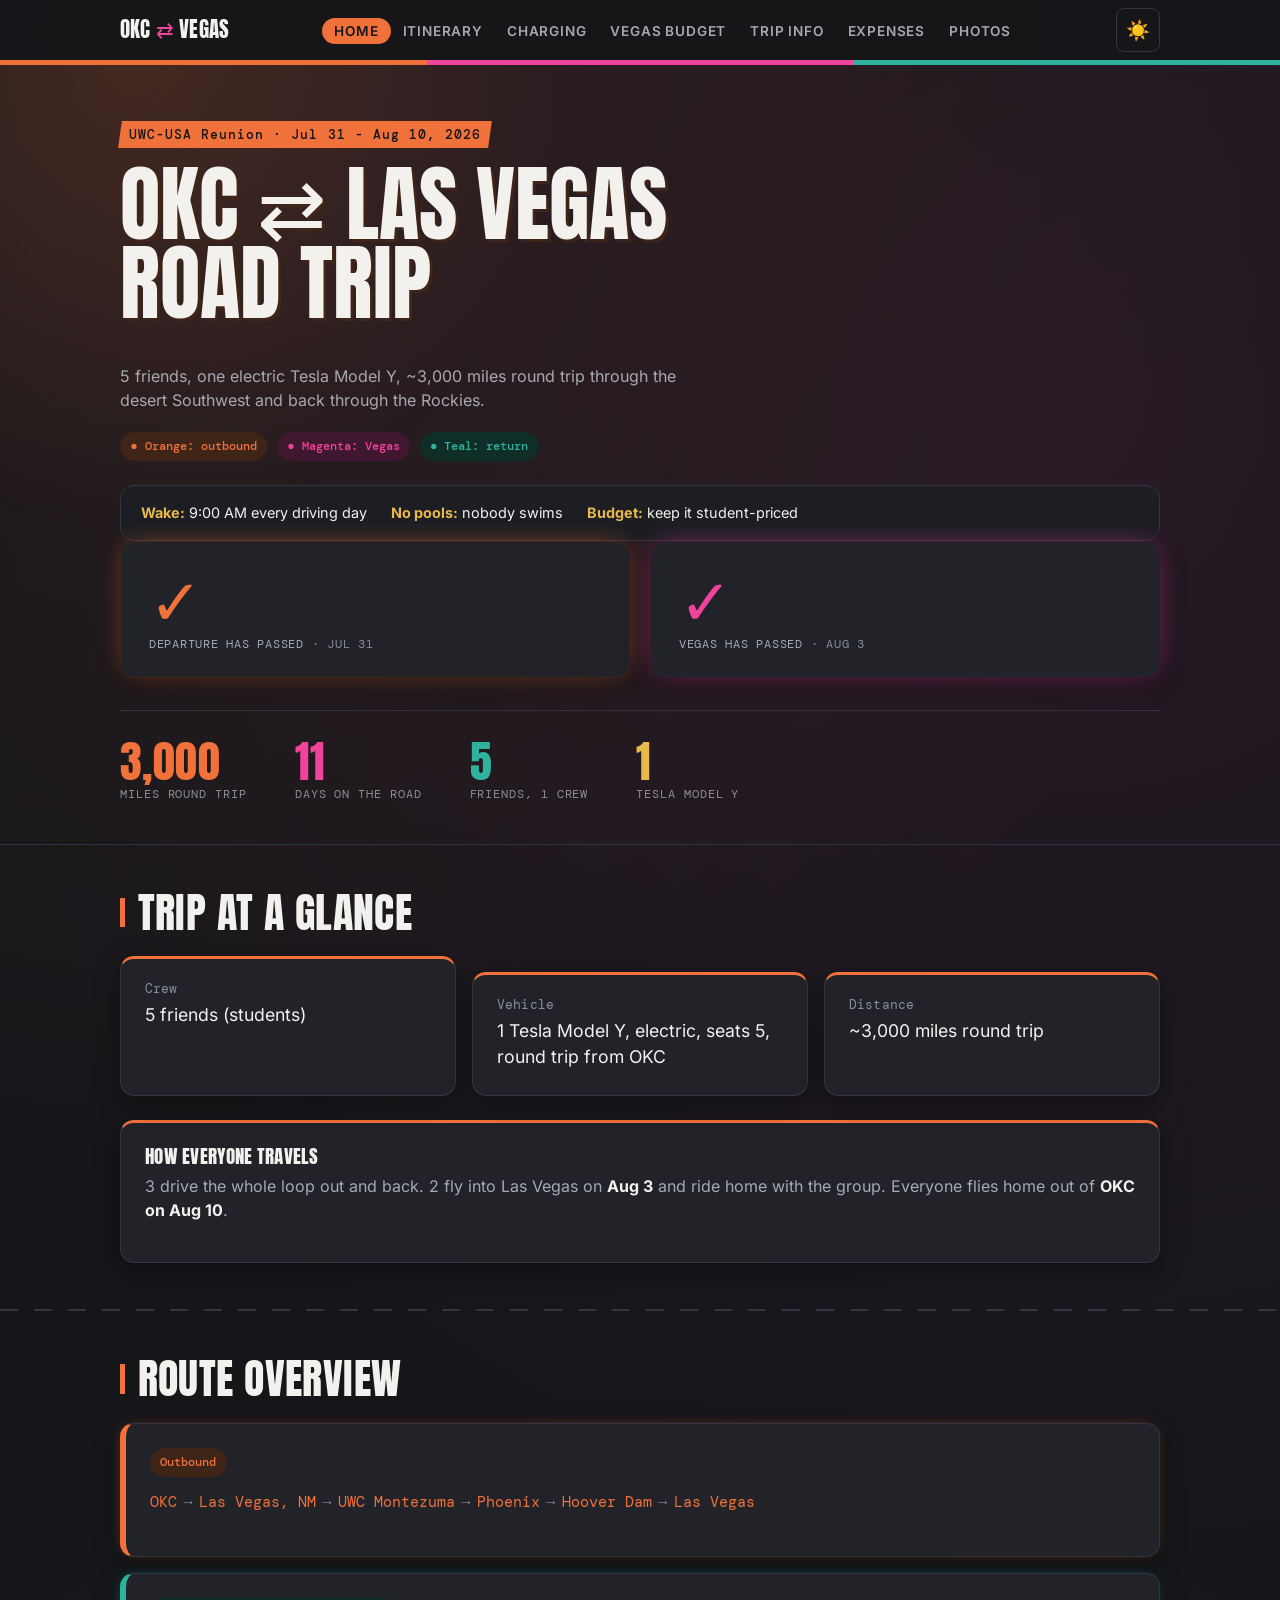
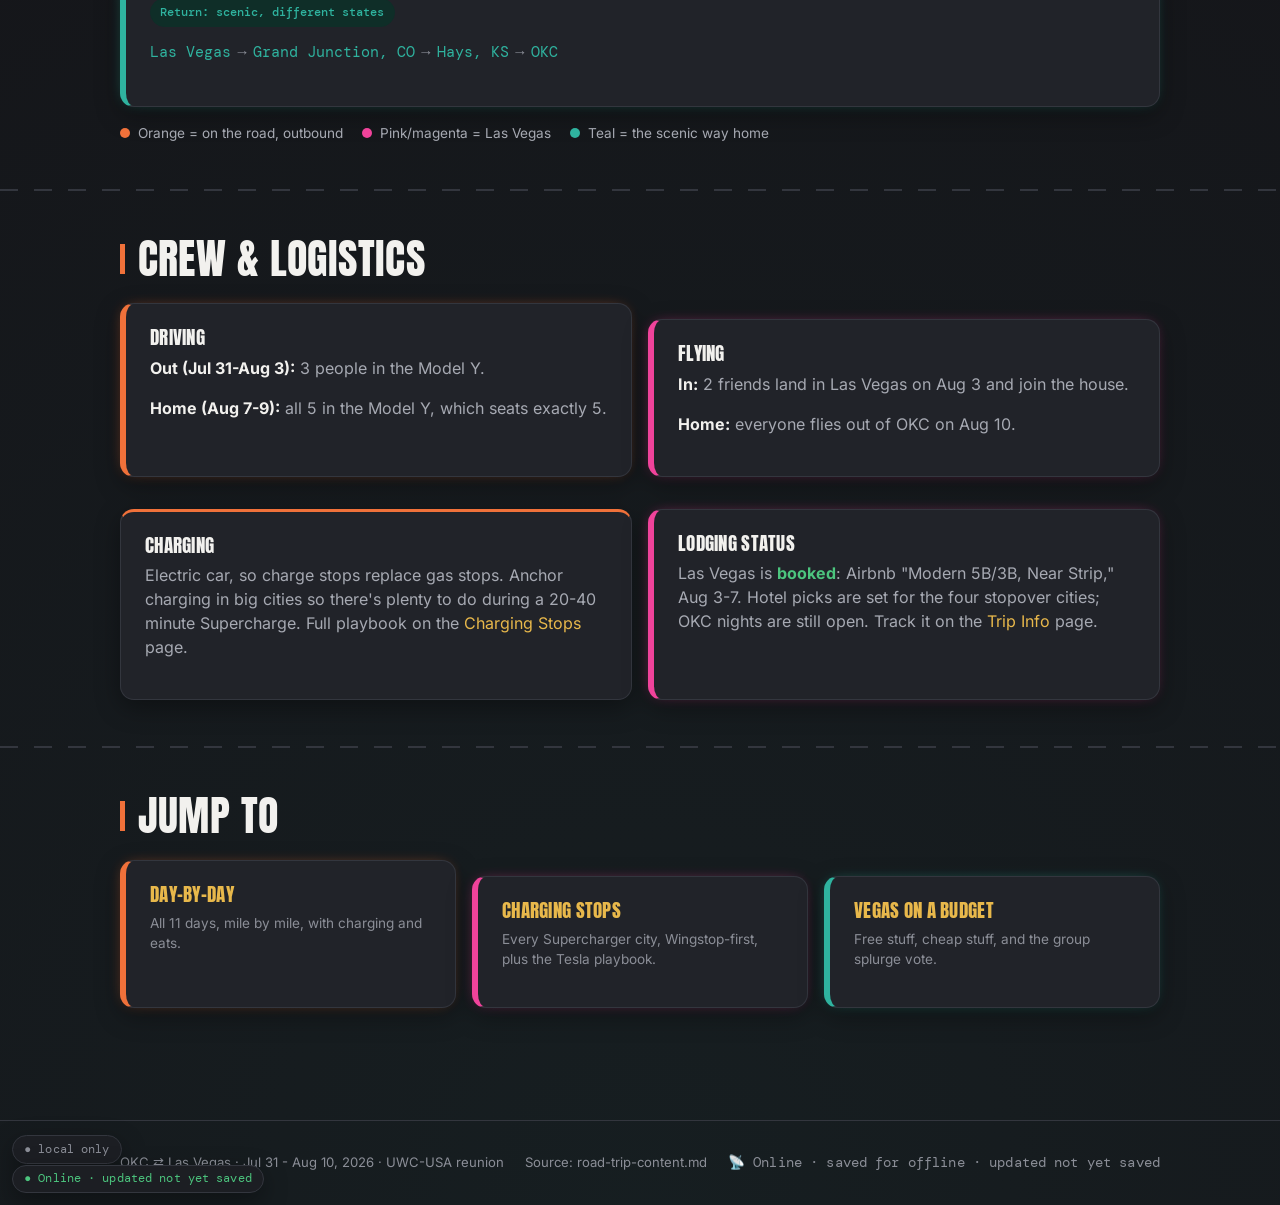
<file: index.html>
<!doctype html>
<html lang="en">
<head>
<meta charset="UTF-8" />
<meta name="viewport" content="width=device-width, initial-scale=1" />
<title>OKC ⇄ Vegas: Road Trip 2026</title>
<meta name="description" content="OKC to Las Vegas round trip, Jul 31 - Aug 10 2026. Route, itinerary, charging stops, and Vegas on a budget." />
<link rel="stylesheet" href="css/fonts.css?v=13" />
<link rel="stylesheet" href="css/style.css?v=13" />
<link rel="manifest" href="manifest.webmanifest" />
<meta name="theme-color" content="#15161a" />
<link rel="apple-touch-icon" href="icons/apple-touch-icon.png" />
<script>(function(){try{if(localStorage.getItem("roadtrip-sunlight-mode")==="1")document.documentElement.classList.add("sunlight-mode");}catch(e){}})();</script>
</head>
<body class="page-home">
<div class="page-loader" id="page-loader"></div>

<nav class="site-nav">
  <div class="wrap">
    <a href="index.html" class="brand">OKC <span class="mid">⇄</span> VEGAS</a>
    <ul class="nav-links" id="nav-links">
      <li><a href="index.html" aria-current="page">Home</a></li>
      <li><a href="itinerary.html">Itinerary</a></li>
      <li><a href="charging.html">Charging</a></li>
      <li><a href="vegas.html">Vegas Budget</a></li>
      <li><a href="info.html">Trip Info</a></li>
      <li><a href="expenses.html">Expenses</a></li>
      <li><a href="photos.html">Photos</a></li>
    </ul>
    <div class="nav-controls">
      <button class="sunlight-toggle" id="sunlight-toggle" type="button" aria-pressed="false" aria-label="Toggle sunlight mode: larger text and higher contrast">☀️</button>
      <button class="nav-toggle" aria-label="Toggle menu" aria-expanded="false" aria-controls="nav-links">☰</button>
    </div>
  </div>
</nav>
<div class="route-strip" aria-hidden="true"></div>

<header class="hero">
  <div class="wrap">
    <span class="eyebrow mono"><span>UWC-USA Reunion · Jul 31 - Aug 10, 2026</span></span>
    <h1 class="poster">OKC ⇄ Las Vegas<br />Road Trip</h1>
    <p style="max-width:560px;">5 friends, one electric Tesla Model Y, ~3,000 miles round trip through the desert Southwest and back through the Rockies.</p>
    <div class="hero-meta">
      <span class="pill pill-outbound">● Orange: outbound</span>
      <span class="pill pill-vegas">● Magenta: Vegas</span>
      <span class="pill pill-return">● Teal: return</span>
    </div>

    <div class="rules-banner">
      <span><strong>Wake:</strong> 9:00 AM every driving day</span>
      <span><strong>No pools:</strong> nobody swims</span>
      <span><strong>Budget:</strong> keep it student-priced</span>
    </div>

    <div class="countdown-row">
      <div class="countdown-card countdown-outbound">
        <span class="countdown-num mono" id="countdown-departure-num">-</span>
        <span class="countdown-label"><span id="countdown-departure-label">days until departure</span> <span class="countdown-date">· Jul 31</span></span>
      </div>
      <div class="countdown-card countdown-vegas">
        <span class="countdown-num mono" id="countdown-vegas-num">-</span>
        <span class="countdown-label"><span id="countdown-vegas-label">days until vegas</span> <span class="countdown-date">· Aug 3</span></span>
      </div>
    </div>

    <div class="card card-accent today-card" id="today-card" hidden>
      <div class="today-card-head">
        <span class="pill pill-outbound">📍 Today</span>
        <span class="mono small" id="today-date-label"></span>
      </div>
      <h3 class="mt-0" id="today-route"></h3>
      <p class="small mt-0" id="today-charge"></p>
      <a class="btn btn-primary" id="today-itinerary-link" href="itinerary.html">View today in the itinerary →</a>
    </div>

    <div class="stat-band">
      <div class="stat"><span class="num mono num-outbound">3,000</span><span class="label">miles round trip</span></div>
      <div class="stat"><span class="num mono num-vegas">11</span><span class="label">days on the road</span></div>
      <div class="stat"><span class="num mono num-return">5</span><span class="label">friends, 1 crew</span></div>
      <div class="stat"><span class="num mono num-food">1</span><span class="label">tesla model y</span></div>
    </div>
  </div>
</header>

<main>

  <section class="section">
    <div class="wrap">
      <div class="section-head">
        <h2>Trip at a Glance</h2>
      </div>
      <div class="grid grid-3">
        <div class="card card-accent">
          <h3 class="mono" style="text-transform:none;color:var(--text-faint);font-size:0.8rem;">Crew</h3>
          <p style="color:var(--text);font-size:1.1rem;margin:0;">5 friends (students)</p>
        </div>
        <div class="card card-accent">
          <h3 class="mono" style="text-transform:none;color:var(--text-faint);font-size:0.8rem;">Vehicle</h3>
          <p style="color:var(--text);font-size:1.1rem;margin:0;">1 Tesla Model Y, electric, seats 5, round trip from OKC</p>
        </div>
        <div class="card card-accent">
          <h3 class="mono" style="text-transform:none;color:var(--text-faint);font-size:0.8rem;">Distance</h3>
          <p style="color:var(--text);font-size:1.1rem;margin:0;">~3,000 miles round trip</p>
        </div>
      </div>

      <div class="card card-accent" style="margin-top:1.5rem;">
        <h3>How everyone travels</h3>
        <p class="mt-0">3 drive the whole loop out and back. 2 fly into Las Vegas on <strong style="color:var(--text)">Aug 3</strong> and ride home with the group. Everyone flies home out of <strong style="color:var(--text)">OKC on Aug 10</strong>.</p>
      </div>
    </div>
  </section>

  <section class="section">
    <div class="wrap">
      <div class="section-head">
        <h2>Route Overview</h2>
      </div>

      <div class="card leg-outbound">
        <span class="pill pill-outbound">Outbound</span>
        <p class="route-line mt-0" style="margin-top:0.75rem;">
          <span class="seg-outbound">OKC</span>
          <span class="arrow">→</span>
          <span class="seg-outbound">Las Vegas, NM</span>
          <span class="arrow">→</span>
          <span class="seg-outbound">UWC Montezuma</span>
          <span class="arrow">→</span>
          <span class="seg-outbound">Phoenix</span>
          <span class="arrow">→</span>
          <span class="seg-outbound">Hoover Dam</span>
          <span class="arrow">→</span>
          <span class="seg-outbound">Las Vegas</span>
        </p>
      </div>

      <div class="card leg-return" style="margin-top:1rem;">
        <span class="pill pill-return">Return: scenic, different states</span>
        <p class="route-line mt-0" style="margin-top:0.75rem;">
          <span class="seg-return">Las Vegas</span>
          <span class="arrow">→</span>
          <span class="seg-return">Grand Junction, CO</span>
          <span class="arrow">→</span>
          <span class="seg-return">Hays, KS</span>
          <span class="arrow">→</span>
          <span class="seg-return">OKC</span>
        </p>
      </div>

      <div class="legend">
        <span class="legend-item"><span class="legend-dot dot-outbound"></span>Orange = on the road, outbound</span>
        <span class="legend-item"><span class="legend-dot dot-vegas"></span>Pink/magenta = Las Vegas</span>
        <span class="legend-item"><span class="legend-dot dot-return"></span>Teal = the scenic way home</span>
      </div>
    </div>
  </section>

  <section class="section">
    <div class="wrap">
      <div class="section-head">
        <h2>Crew &amp; Logistics</h2>
      </div>
      <div class="grid grid-2">
        <div class="card leg-outbound">
          <h3>Driving</h3>
          <p><strong style="color:var(--text)">Out (Jul 31-Aug 3):</strong> 3 people in the Model Y.</p>
          <p><strong style="color:var(--text)">Home (Aug 7-9):</strong> all 5 in the Model Y, which seats exactly 5.</p>
        </div>
        <div class="card leg-vegas">
          <h3>Flying</h3>
          <p><strong style="color:var(--text)">In:</strong> 2 friends land in Las Vegas on Aug 3 and join the house.</p>
          <p><strong style="color:var(--text)">Home:</strong> everyone flies out of OKC on Aug 10.</p>
        </div>
        <div class="card card-accent">
          <h3>Charging</h3>
          <p>Electric car, so charge stops replace gas stops. Anchor charging in big cities so there's plenty to do during a 20-40 minute Supercharge. Full playbook on the <a href="charging.html">Charging Stops</a> page.</p>
        </div>
        <div class="card leg-vegas">
          <h3>Lodging status</h3>
          <p>Las Vegas is <strong style="color:var(--green)">booked</strong>: Airbnb "Modern 5B/3B, Near Strip," Aug 3-7. Hotel picks are set for the four stopover cities; OKC nights are still open. Track it on the <a href="info.html">Trip Info</a> page.</p>
        </div>
      </div>
    </div>
  </section>

  <section class="section">
    <div class="wrap">
      <div class="section-head">
        <h2>Jump To</h2>
      </div>
      <div class="grid grid-3">
        <a href="itinerary.html" class="card leg-outbound" style="display:block;">
          <h3 class="mt-0">Day-by-Day</h3>
          <p class="mt-0 small">All 11 days, mile by mile, with charging and eats.</p>
        </a>
        <a href="charging.html" class="card leg-vegas" style="display:block;">
          <h3 class="mt-0">Charging Stops</h3>
          <p class="mt-0 small">Every Supercharger city, Wingstop-first, plus the Tesla playbook.</p>
        </a>
        <a href="vegas.html" class="card leg-return" style="display:block;">
          <h3 class="mt-0">Vegas on a Budget</h3>
          <p class="mt-0 small">Free stuff, cheap stuff, and the group splurge vote.</p>
        </a>
      </div>
    </div>
  </section>

</main>

<footer>
  <div class="wrap">
    <span>OKC ⇄ Las Vegas · Jul 31 - Aug 10, 2026 · UWC-USA reunion</span>
    <span>Source: road-trip-content.md</span>
    <span class="small mono" id="offline-status"></span>
  </div>
</footer>

<script src="js/accessibility.js?v=13"></script>
<script src="js/sync.js?v=13"></script>
<script src="js/nav.js?v=13"></script>
<script src="js/sw-register.js?v=13"></script>
<script src="js/transitions.js?v=13"></script>
<script src="js/countdown.js?v=13"></script>
<script src="js/trip-data.js?v=13"></script>
<script src="js/today.js?v=13"></script>
</body>
</html>
</file>
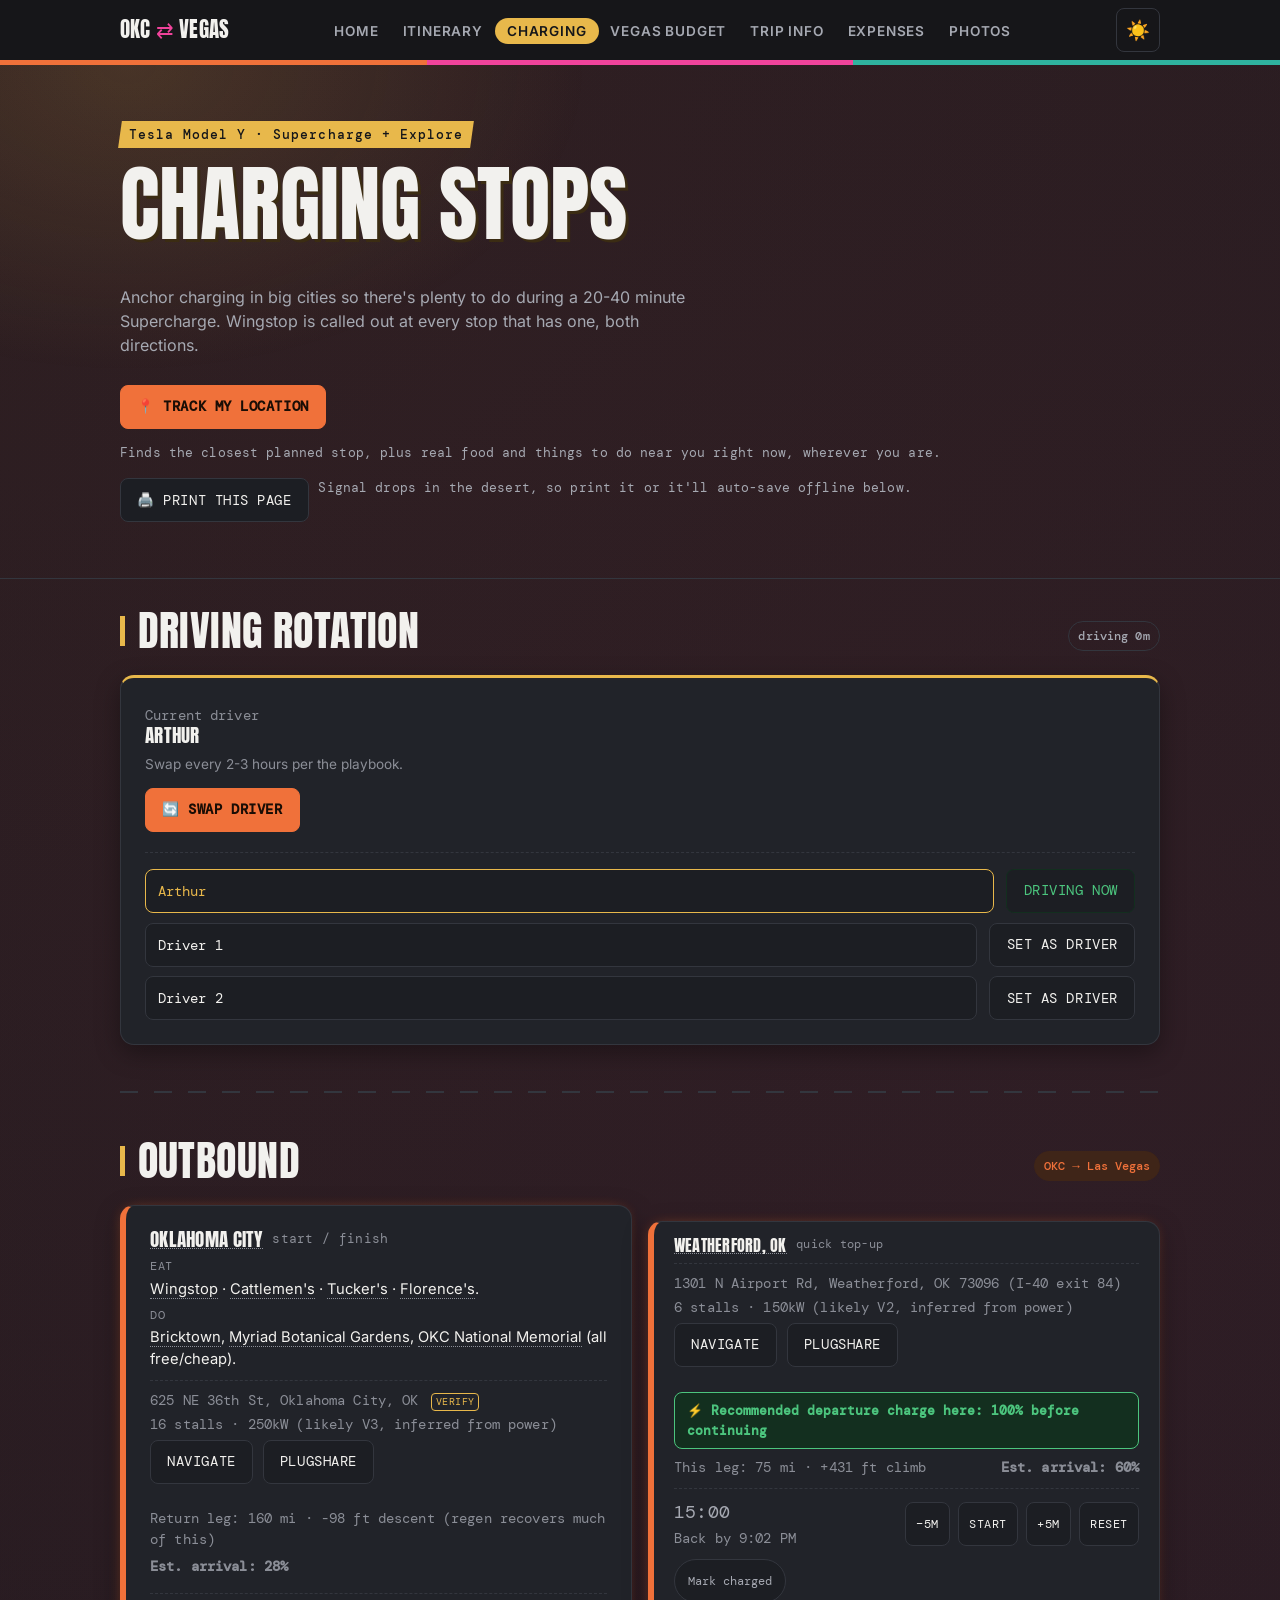
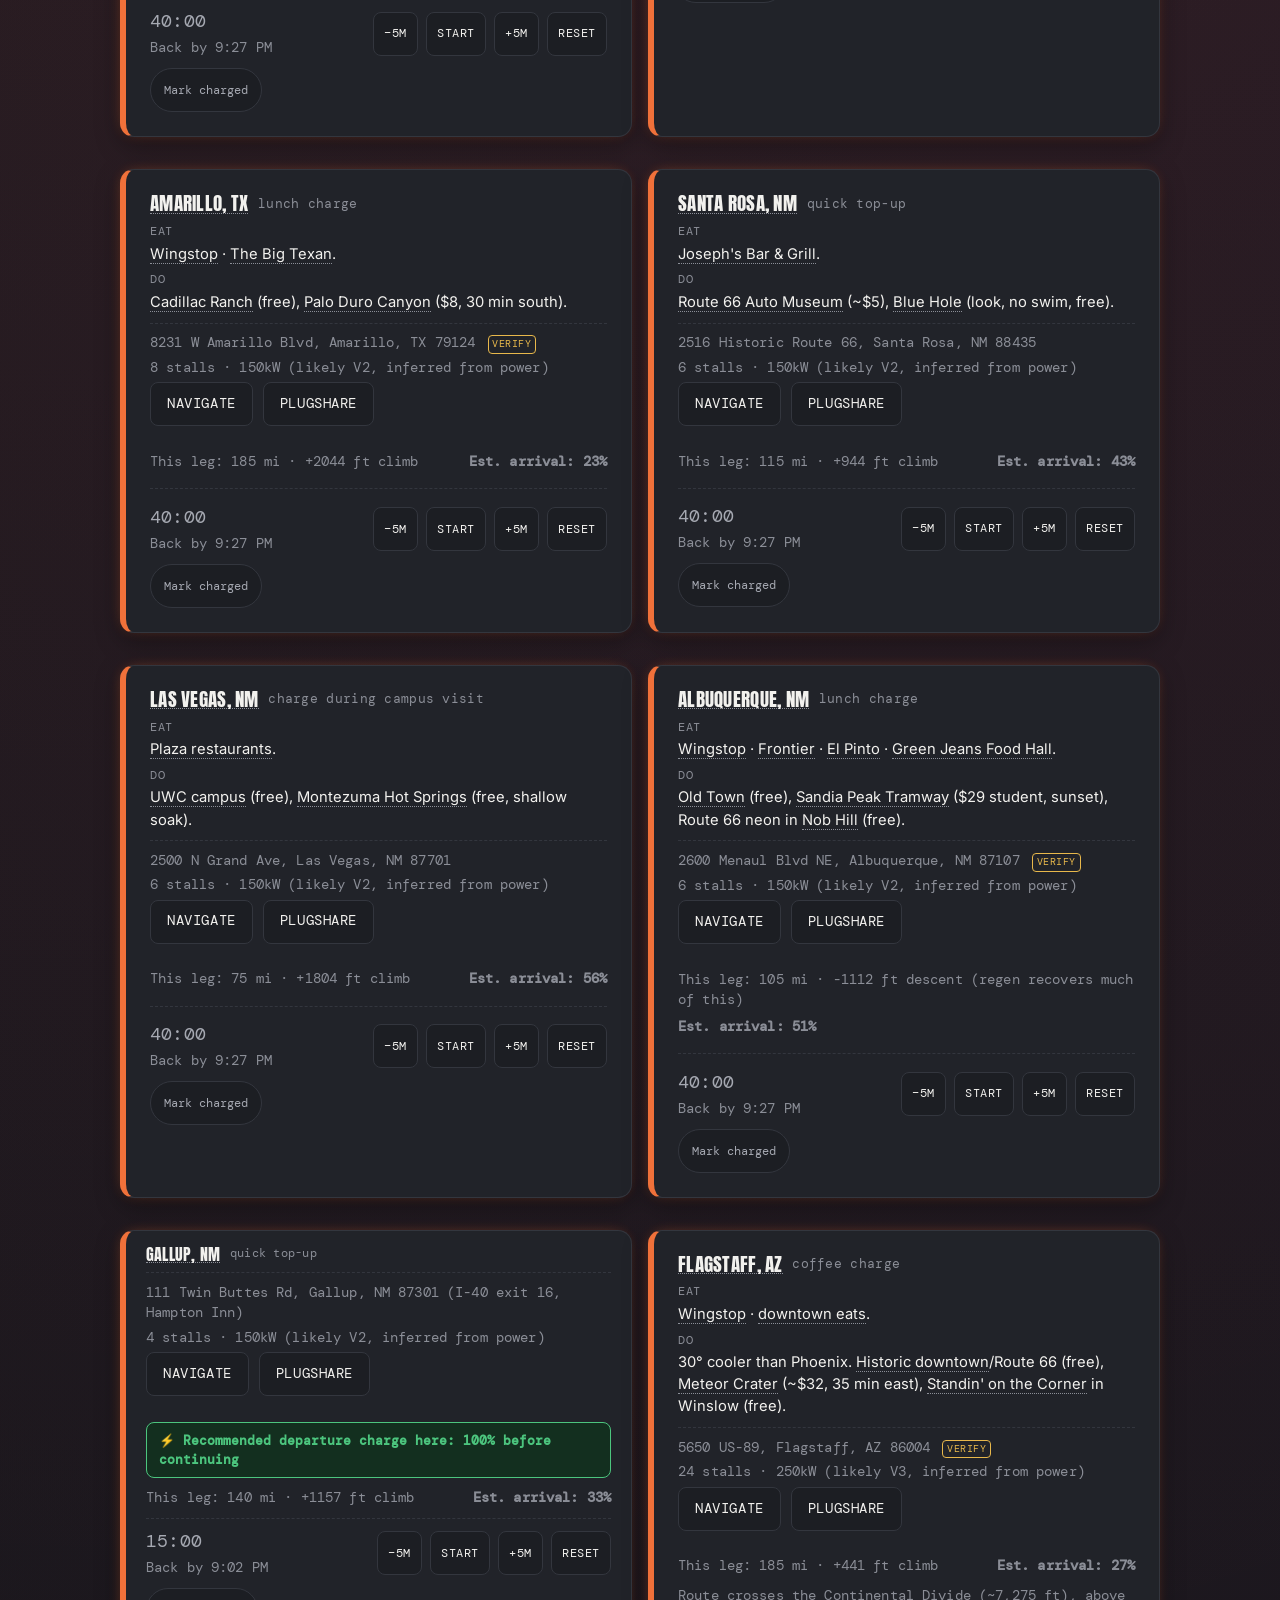
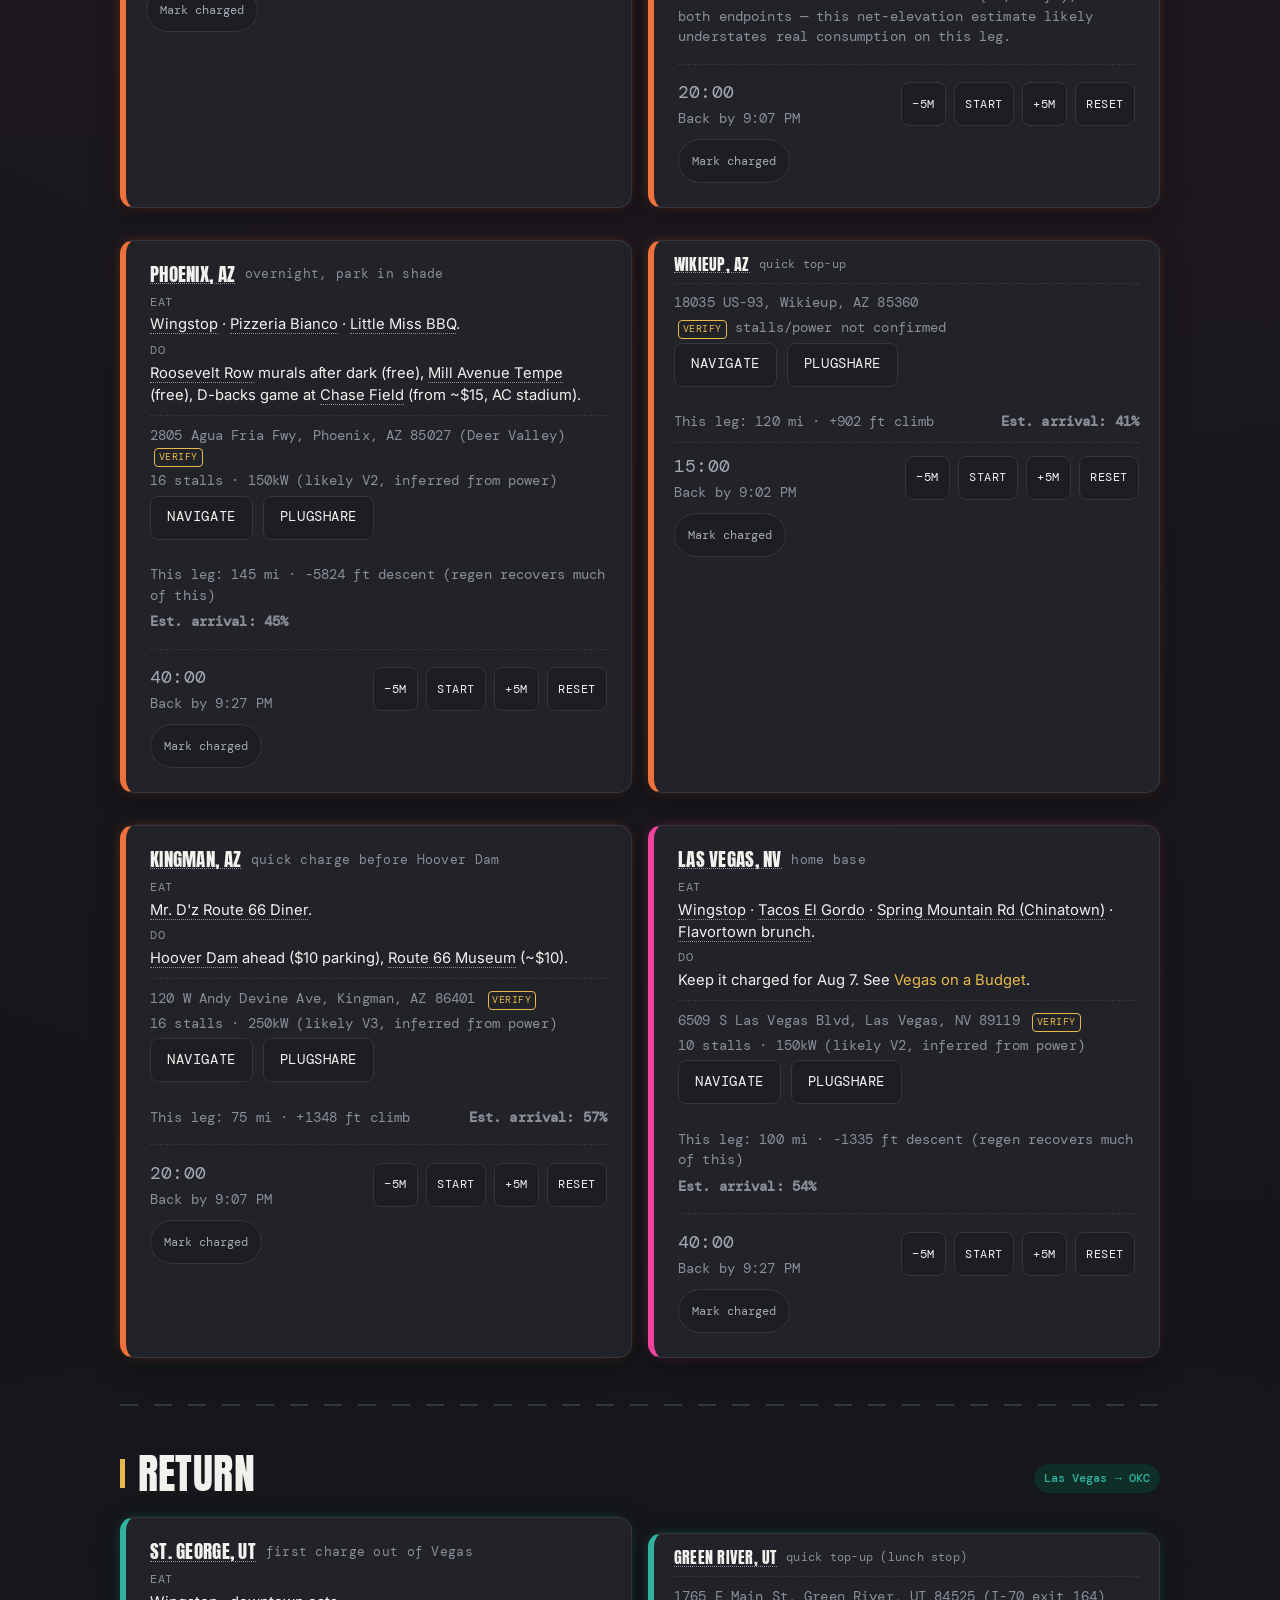
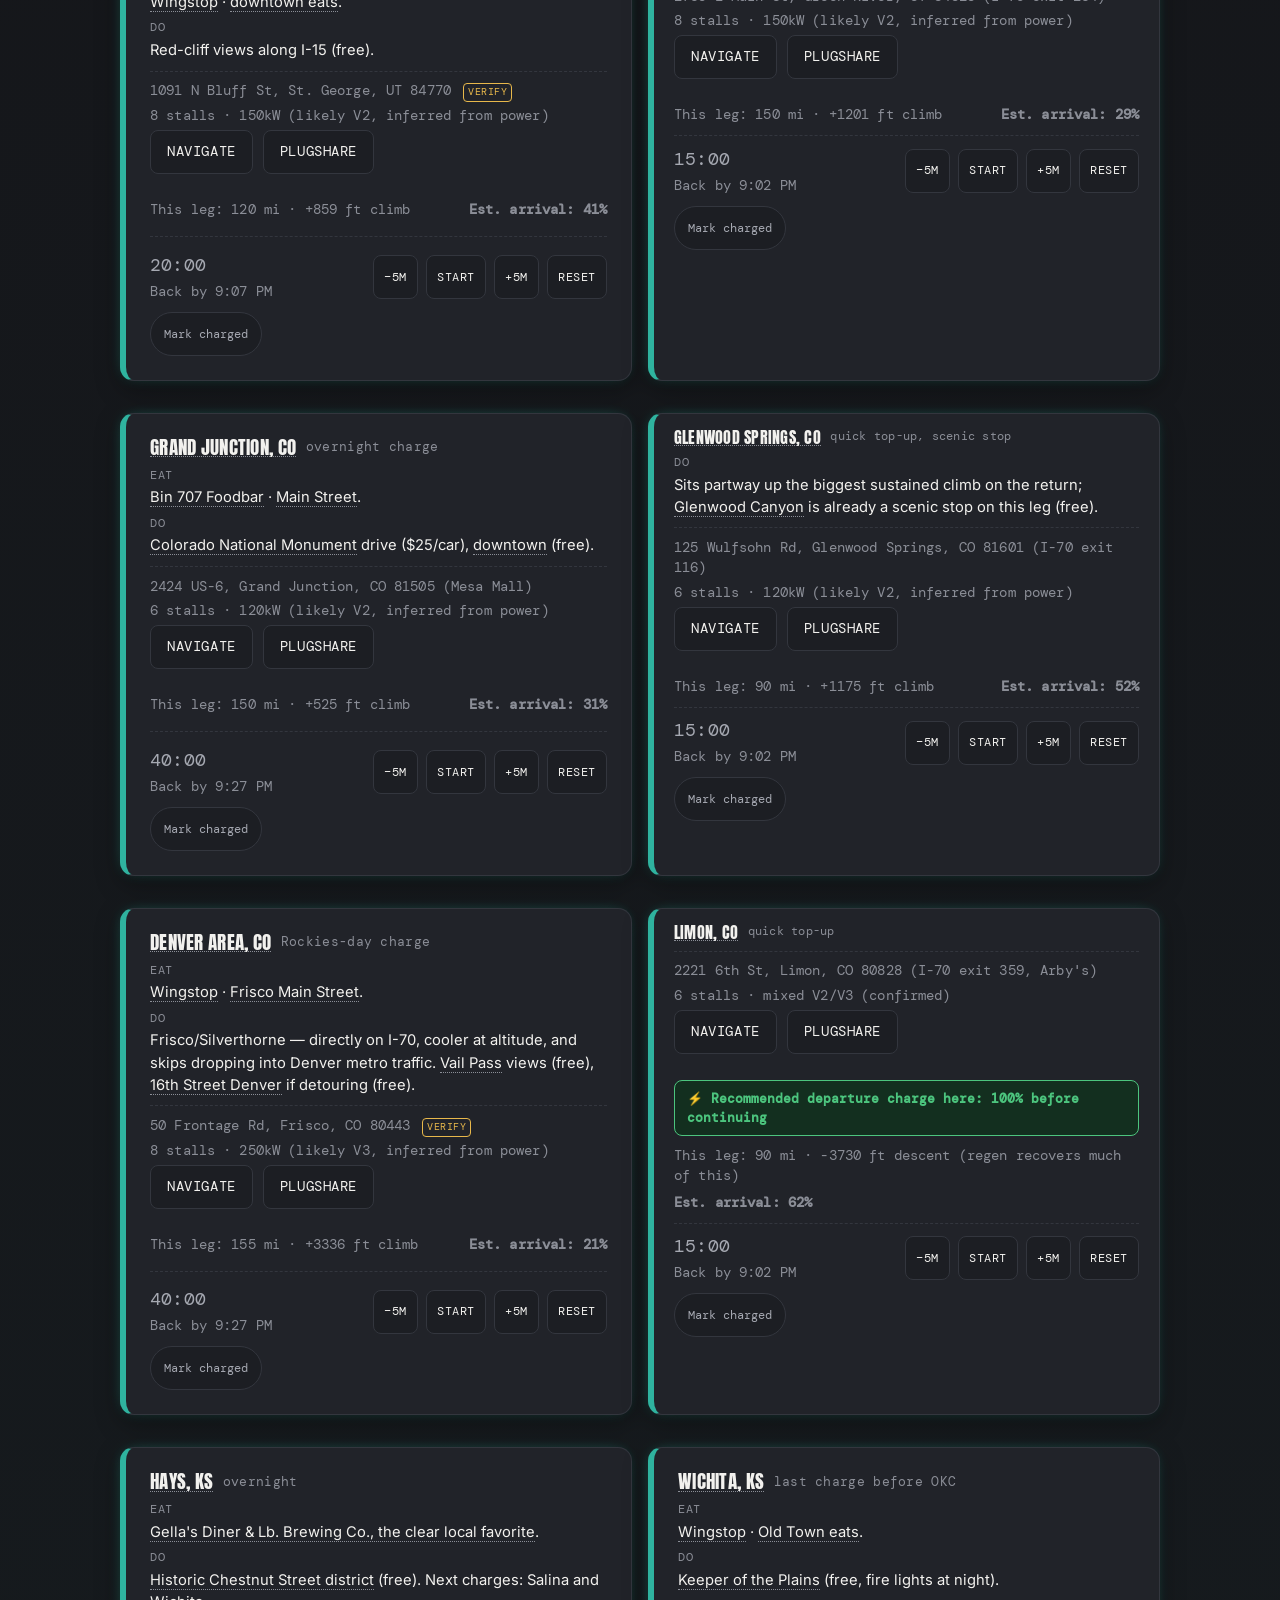
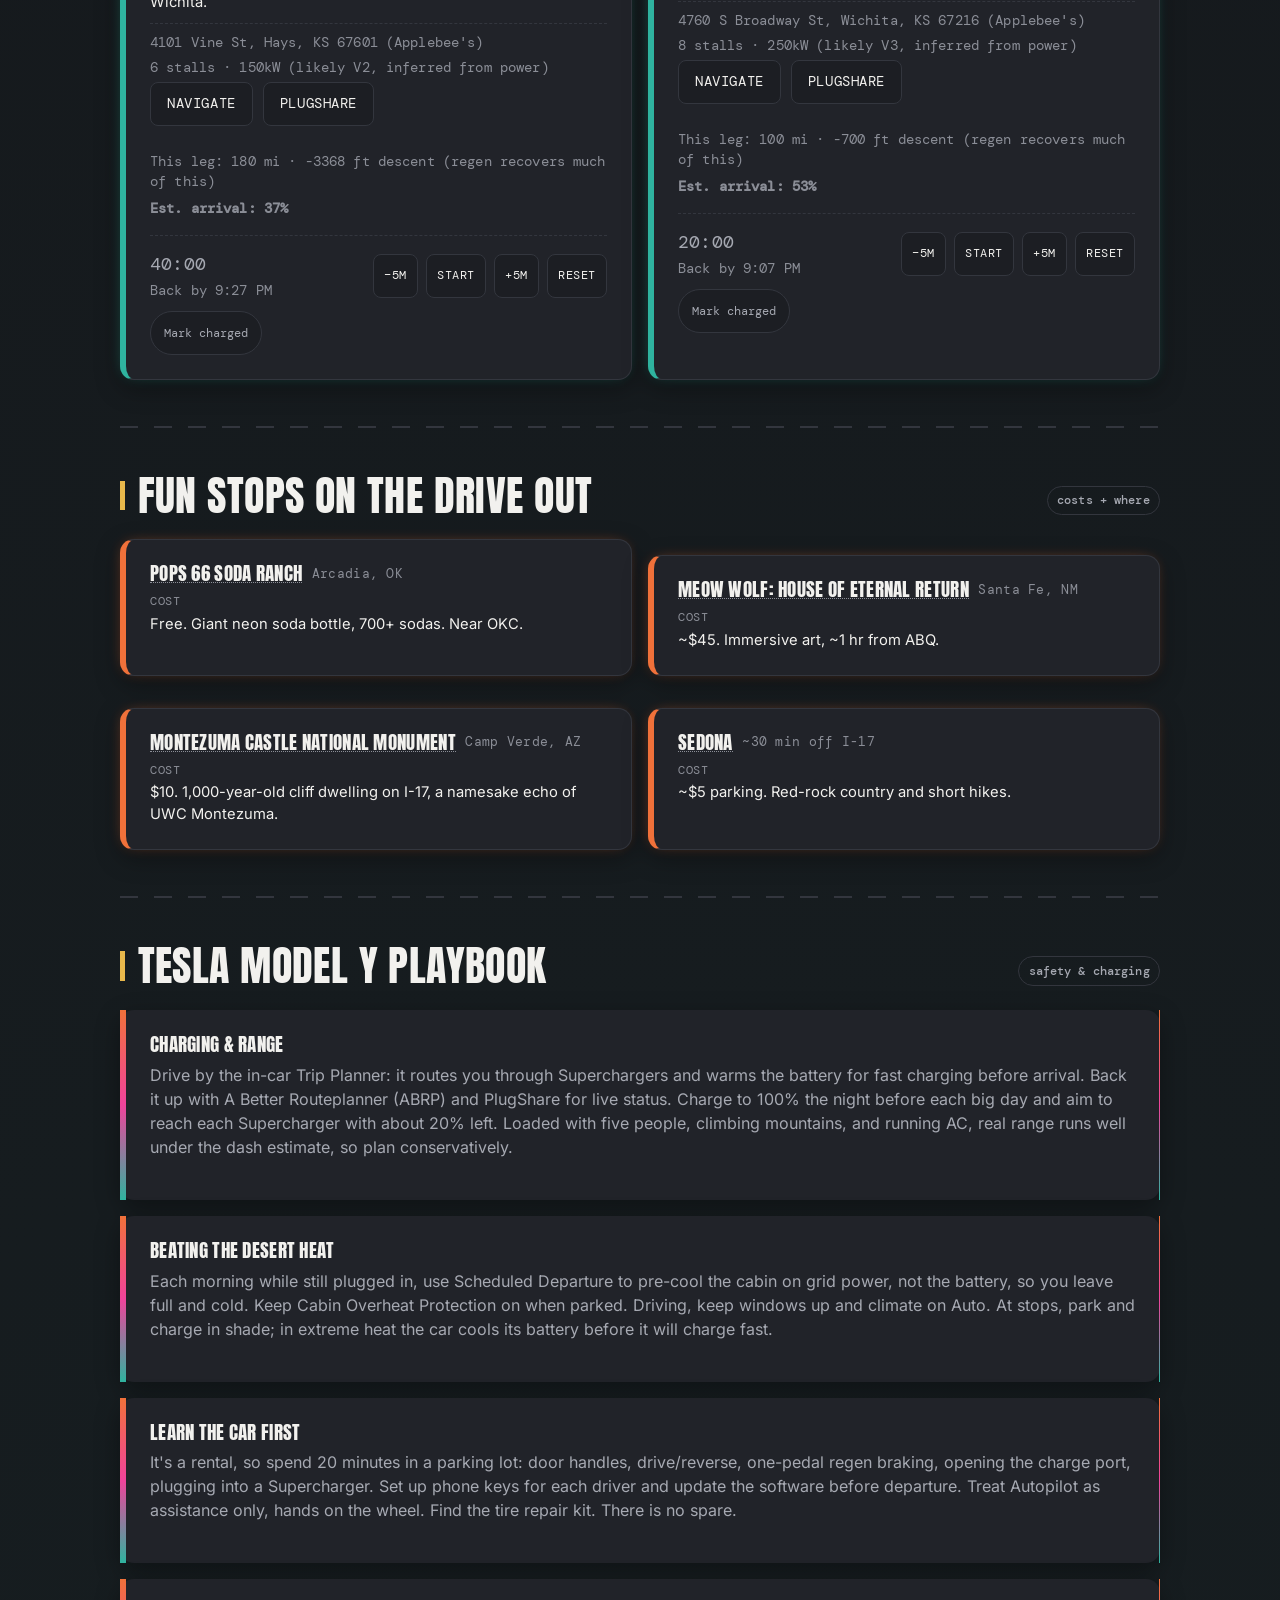
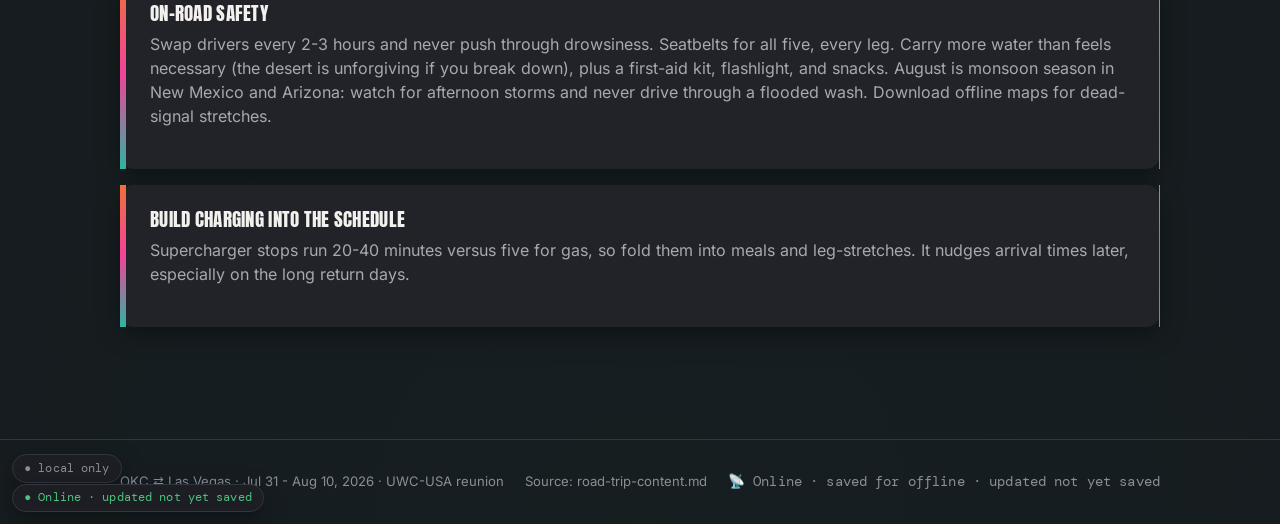
<file: charging.html>
<!doctype html>
<html lang="en">
<head>
<meta charset="UTF-8" />
<meta name="viewport" content="width=device-width, initial-scale=1" />
<title>Charging Stops: OKC ⇄ Vegas</title>
<link rel="stylesheet" href="css/fonts.css?v=13" />
<link rel="stylesheet" href="css/style.css?v=13" />
<link rel="manifest" href="manifest.webmanifest" />
<meta name="theme-color" content="#15161a" />
<link rel="apple-touch-icon" href="icons/apple-touch-icon.png" />
<script>(function(){try{if(localStorage.getItem("roadtrip-sunlight-mode")==="1")document.documentElement.classList.add("sunlight-mode");}catch(e){}})();</script>
</head>
<body class="page-charging">
<div class="page-loader" id="page-loader"></div>

<nav class="site-nav">
  <div class="wrap">
    <a href="index.html" class="brand">OKC <span class="mid">⇄</span> VEGAS</a>
    <ul class="nav-links" id="nav-links">
      <li><a href="index.html">Home</a></li>
      <li><a href="itinerary.html">Itinerary</a></li>
      <li><a href="charging.html" aria-current="page">Charging</a></li>
      <li><a href="vegas.html">Vegas Budget</a></li>
      <li><a href="info.html">Trip Info</a></li>
      <li><a href="expenses.html">Expenses</a></li>
      <li><a href="photos.html">Photos</a></li>
    </ul>
    <div class="nav-controls">
      <button class="sunlight-toggle" id="sunlight-toggle" type="button" aria-pressed="false" aria-label="Toggle sunlight mode: larger text and higher contrast">☀️</button>
      <button class="nav-toggle" aria-label="Toggle menu" aria-expanded="false" aria-controls="nav-links">☰</button>
    </div>
  </div>
</nav>
<div class="route-strip" aria-hidden="true"></div>

<header class="hero">
  <div class="wrap">
    <span class="eyebrow mono"><span>Tesla Model Y · Supercharge + Explore</span></span>
    <h1 class="poster">Charging Stops</h1>
    <p style="max-width:600px;">Anchor charging in big cities so there's plenty to do during a 20-40 minute Supercharge. Wingstop is called out at every stop that has one, both directions.</p>
    <div class="locate-row">
      <button class="btn btn-primary" id="locate-btn">📍 Track My Location</button>
      <span class="locate-status mono" id="locate-status" aria-live="polite">Finds the closest planned stop, plus real food and things to do near you right now, wherever you are.</span>
    </div>
    <div class="btn-row no-print">
      <button class="btn print-btn" id="print-btn">🖨️ Print this page</button>
      <span class="locate-status mono">Signal drops in the desert, so print it or it'll auto-save offline below.</span>
    </div>
  </div>
</header>

<main>
<div class="wrap" style="padding-top:2rem;">

  <div class="section" id="rotation-section" style="padding-top:0;">
    <div class="section-head">
      <h2>Driving Rotation</h2>
      <span class="pill mono" id="rotation-elapsed">—</span>
    </div>
    <div class="card card-accent">
      <span class="small mono">Current driver</span>
      <h3 class="mt-0" id="rotation-current-name">—</h3>
      <p class="small mt-0" id="rotation-status">Swap every 2-3 hours per the playbook.</p>
      <div class="btn-row mt-0">
        <button class="btn btn-primary" id="rotation-swap-btn">🔄 Swap driver</button>
      </div>
      <div class="rotation-roster" id="rotation-roster"></div>
    </div>
  </div>

  <div class="section nearby-section" id="nearby-section" style="padding-top:0;" hidden>
    <div class="section-head">
      <h2>Nearby Now</h2>
      <span class="pill mono" id="nearby-meta"></span>
    </div>
    <div class="radius-row no-print" id="radius-row" role="group" aria-label="Search radius">
      <button class="btn radius-btn" data-radius="1" aria-pressed="true">1 mi</button>
      <button class="btn radius-btn" data-radius="3" aria-pressed="false">3 mi</button>
      <button class="btn radius-btn" data-radius="5" aria-pressed="false">5 mi</button>
      <button class="btn radius-btn" data-radius="10" aria-pressed="false">10 mi</button>
    </div>
    <div class="grid grid-2" id="nearby-list"></div>
  </div>

  <div class="section" id="outbound-section">
    <div class="section-head">
      <h2>Outbound</h2>
      <span class="pill pill-outbound">OKC → Las Vegas</span>
    </div>
    <div class="grid grid-2">

      <div class="card leg-outbound stop-card" data-lat="35.4676" data-lng="-97.5164" data-stop-id="oklahoma-city" data-elevation="1201" data-return-distance="160">
        <h3>Oklahoma City <span class="miles">start / finish</span> <span class="nearest-badge" hidden>📍 <span class="nearest-dist"></span> mi</span></h3>
        <div class="stop-food"><span>Eat</span>Wingstop · Cattlemen's · Tucker's · Florence's.</div>
        <div class="stop-do"><span>Do</span><a class="map-link" href="https://www.google.com/maps/search/?api=1&query=Bricktown%2C%20Oklahoma%20City%2C%20OK" target="_blank" rel="noopener noreferrer">Bricktown</a>, <a class="map-link" href="https://www.google.com/maps/search/?api=1&query=Myriad%20Botanical%20Gardens%2C%20Oklahoma%20City%2C%20OK" target="_blank" rel="noopener noreferrer">Myriad Botanical Gardens</a>, <a class="map-link" href="https://www.google.com/maps/search/?api=1&query=OKC%20National%20Memorial%2C%20Oklahoma%20City%2C%20OK" target="_blank" rel="noopener noreferrer">OKC National Memorial</a> (all free/cheap).</div>
        <div class="supercharger-detail">
          <span class="mono small">625 NE 36th St, Oklahoma City, OK <span class="verify-flag" title="Multiple OKC Supercharger locations exist — confirm this one fits your actual route/lodging">verify</span></span>
          <span class="mono small">16 stalls · 250kW (likely V3, inferred from power)</span>
          <div class="btn-row mt-0">
            <a class="btn hotel-search-link" href="https://www.google.com/maps/dir/?api=1&destination=625%20NE%2036th%20St%2C%20Oklahoma%20City%2C%20OK" target="_blank" rel="noopener noreferrer">Navigate</a>
            <a class="btn hotel-search-link" href="https://www.google.com/search?q=PlugShare+Tesla+Supercharger+625+NE+36th+St+Oklahoma+City+OK" target="_blank" rel="noopener noreferrer">PlugShare</a>
          </div>
        </div>
        <div class="charge-timer" role="timer" data-stop-id="oklahoma-city" data-default-minutes="40">
          <div class="timer-main">
            <span class="timer-display mono">40:00</span>
            <span class="timer-departure mono small">Back by --:--</span>
          </div>
          <div class="timer-controls">
            <button class="btn timer-adjust" data-delta="-5">−5m</button>
            <button class="btn timer-start">Start</button>
            <button class="btn timer-adjust" data-delta="5">+5m</button>
            <button class="btn timer-reset">Reset</button>
          </div>
        </div>
      </div>

      <div class="card leg-outbound stop-card quick-stop" data-lat="35.5334" data-lng="-98.7015" data-stop-id="weatherford" data-elevation="1632" data-distance-prev="75" data-depart-pct="100">
        <h3>Weatherford, OK <span class="miles">quick top-up</span> <span class="nearest-badge" hidden>📍 <span class="nearest-dist"></span> mi</span></h3>
        <div class="supercharger-detail">
          <span class="mono small">1301 N Airport Rd, Weatherford, OK 73096 (I-40 exit 84)</span>
          <span class="mono small">6 stalls · 150kW (likely V2, inferred from power)</span>
          <div class="btn-row mt-0">
            <a class="btn hotel-search-link" href="https://www.google.com/maps/dir/?api=1&destination=1301%20N%20Airport%20Rd%2C%20Weatherford%2C%20OK" target="_blank" rel="noopener noreferrer">Navigate</a>
            <a class="btn hotel-search-link" href="https://www.google.com/search?q=PlugShare+Tesla+Supercharger+1301+N+Airport+Rd+Weatherford+OK" target="_blank" rel="noopener noreferrer">PlugShare</a>
          </div>
        </div>
        <div class="charge-timer" role="timer" data-stop-id="weatherford" data-default-minutes="15">
          <div class="timer-main">
            <span class="timer-display mono">15:00</span>
            <span class="timer-departure mono small">Back by --:--</span>
          </div>
          <div class="timer-controls">
            <button class="btn timer-adjust" data-delta="-5">−5m</button>
            <button class="btn timer-start">Start</button>
            <button class="btn timer-adjust" data-delta="5">+5m</button>
            <button class="btn timer-reset">Reset</button>
          </div>
        </div>
      </div>

      <div class="card leg-outbound stop-card" data-lat="35.2220" data-lng="-101.8313" data-stop-id="amarillo" data-elevation="3676" data-distance-prev="185">
        <h3>Amarillo, TX <span class="miles">lunch charge</span> <span class="nearest-badge" hidden>📍 <span class="nearest-dist"></span> mi</span></h3>
        <div class="stop-food"><span>Eat</span>Wingstop · The Big Texan.</div>
        <div class="stop-do"><span>Do</span><a class="map-link" href="https://www.google.com/maps/search/?api=1&query=Cadillac%20Ranch%2C%20Amarillo%2C%20TX" target="_blank" rel="noopener noreferrer">Cadillac Ranch</a> (free), <a class="map-link" href="https://www.google.com/maps/search/?api=1&query=Palo%20Duro%20Canyon%2C%20Amarillo%2C%20TX" target="_blank" rel="noopener noreferrer">Palo Duro Canyon</a> ($8, 30 min south).</div>
        <div class="supercharger-detail">
          <span class="mono small">8231 W Amarillo Blvd, Amarillo, TX 79124 <span class="verify-flag" title="A second Amarillo location exists at 8507 E I-40 — confirm this one">verify</span></span>
          <span class="mono small">8 stalls · 150kW (likely V2, inferred from power)</span>
          <div class="btn-row mt-0">
            <a class="btn hotel-search-link" href="https://www.google.com/maps/dir/?api=1&destination=8231%20W%20Amarillo%20Blvd%2C%20Amarillo%2C%20TX" target="_blank" rel="noopener noreferrer">Navigate</a>
            <a class="btn hotel-search-link" href="https://www.google.com/search?q=PlugShare+Tesla+Supercharger+8231+W+Amarillo+Blvd+Amarillo+TX" target="_blank" rel="noopener noreferrer">PlugShare</a>
          </div>
        </div>
        <div class="charge-timer" role="timer" data-stop-id="amarillo" data-default-minutes="40">
          <div class="timer-main">
            <span class="timer-display mono">40:00</span>
            <span class="timer-departure mono small">Back by --:--</span>
          </div>
          <div class="timer-controls">
            <button class="btn timer-adjust" data-delta="-5">−5m</button>
            <button class="btn timer-start">Start</button>
            <button class="btn timer-adjust" data-delta="5">+5m</button>
            <button class="btn timer-reset">Reset</button>
          </div>
        </div>
      </div>

      <div class="card leg-outbound stop-card" data-lat="34.9381" data-lng="-104.6819" data-stop-id="santa-rosa" data-elevation="4620" data-distance-prev="115">
        <h3>Santa Rosa, NM <span class="miles">quick top-up</span> <span class="nearest-badge" hidden>📍 <span class="nearest-dist"></span> mi</span></h3>
        <div class="stop-food"><span>Eat</span>Joseph's Bar &amp; Grill.</div>
        <div class="stop-do"><span>Do</span><a class="map-link" href="https://www.google.com/maps/search/?api=1&query=Route%2066%20Auto%20Museum%2C%20Santa%20Rosa%2C%20NM" target="_blank" rel="noopener noreferrer">Route 66 Auto Museum</a> (~$5), <a class="map-link" href="https://www.google.com/maps/search/?api=1&query=Blue%20Hole%2C%20Santa%20Rosa%2C%20NM" target="_blank" rel="noopener noreferrer">Blue Hole</a> (look, no swim, free).</div>
        <div class="supercharger-detail">
          <span class="mono small">2516 Historic Route 66, Santa Rosa, NM 88435</span>
          <span class="mono small">6 stalls · 150kW (likely V2, inferred from power)</span>
          <div class="btn-row mt-0">
            <a class="btn hotel-search-link" href="https://www.google.com/maps/dir/?api=1&destination=2516%20Historic%20Route%2066%2C%20Santa%20Rosa%2C%20NM" target="_blank" rel="noopener noreferrer">Navigate</a>
            <a class="btn hotel-search-link" href="https://www.plugshare.com/location/62109" target="_blank" rel="noopener noreferrer">PlugShare</a>
          </div>
        </div>
        <div class="charge-timer" role="timer" data-stop-id="santa-rosa" data-default-minutes="40">
          <div class="timer-main">
            <span class="timer-display mono">40:00</span>
            <span class="timer-departure mono small">Back by --:--</span>
          </div>
          <div class="timer-controls">
            <button class="btn timer-adjust" data-delta="-5">−5m</button>
            <button class="btn timer-start">Start</button>
            <button class="btn timer-adjust" data-delta="5">+5m</button>
            <button class="btn timer-reset">Reset</button>
          </div>
        </div>
      </div>

      <div class="card leg-outbound stop-card" data-lat="35.5939" data-lng="-105.2239" data-stop-id="las-vegas-nm" data-elevation="6424" data-distance-prev="75">
        <h3>Las Vegas, NM <span class="miles">charge during campus visit</span> <span class="nearest-badge" hidden>📍 <span class="nearest-dist"></span> mi</span></h3>
        <div class="stop-food"><span>Eat</span>Plaza restaurants.</div>
        <div class="stop-do"><span>Do</span><a class="map-link" href="https://www.google.com/maps/search/?api=1&query=United%20World%20College%20USA%2C%20Montezuma%2C%20NM" target="_blank" rel="noopener noreferrer">UWC campus</a> (free), <a class="map-link" href="https://www.google.com/maps/search/?api=1&query=Montezuma%20Hot%20Springs%2C%20Montezuma%2C%20NM" target="_blank" rel="noopener noreferrer">Montezuma Hot Springs</a> (free, shallow soak).</div>
        <div class="supercharger-detail">
          <span class="mono small">2500 N Grand Ave, Las Vegas, NM 87701</span>
          <span class="mono small">6 stalls · 150kW (likely V2, inferred from power)</span>
          <div class="btn-row mt-0">
            <a class="btn hotel-search-link" href="https://www.google.com/maps/dir/?api=1&destination=2500%20N%20Grand%20Ave%2C%20Las%20Vegas%2C%20NM" target="_blank" rel="noopener noreferrer">Navigate</a>
            <a class="btn hotel-search-link" href="https://www.google.com/search?q=PlugShare+Tesla+Supercharger+2500+N+Grand+Ave+Las+Vegas+NM" target="_blank" rel="noopener noreferrer">PlugShare</a>
          </div>
        </div>
        <div class="charge-timer" role="timer" data-stop-id="las-vegas-nm" data-default-minutes="40">
          <div class="timer-main">
            <span class="timer-display mono">40:00</span>
            <span class="timer-departure mono small">Back by --:--</span>
          </div>
          <div class="timer-controls">
            <button class="btn timer-adjust" data-delta="-5">−5m</button>
            <button class="btn timer-start">Start</button>
            <button class="btn timer-adjust" data-delta="5">+5m</button>
            <button class="btn timer-reset">Reset</button>
          </div>
        </div>
      </div>

      <div class="card leg-outbound stop-card" data-lat="35.0844" data-lng="-106.6504" data-stop-id="albuquerque" data-elevation="5312" data-distance-prev="105">
        <h3>Albuquerque, NM <span class="miles">lunch charge</span> <span class="nearest-badge" hidden>📍 <span class="nearest-dist"></span> mi</span></h3>
        <div class="stop-food"><span>Eat</span>Wingstop · Frontier · El Pinto · Green Jeans Food Hall.</div>
        <div class="stop-do"><span>Do</span><a class="map-link" href="https://www.google.com/maps/search/?api=1&query=Old%20Town%2C%20Albuquerque%2C%20NM" target="_blank" rel="noopener noreferrer">Old Town</a> (free), <a class="map-link" href="https://www.google.com/maps/search/?api=1&query=Sandia%20Peak%20Tramway%2C%20Albuquerque%2C%20NM" target="_blank" rel="noopener noreferrer">Sandia Peak Tramway</a> ($29 student, sunset), Route 66 neon in <a class="map-link" href="https://www.google.com/maps/search/?api=1&query=Nob%20Hill%2C%20Albuquerque%2C%20NM" target="_blank" rel="noopener noreferrer">Nob Hill</a> (free).</div>
        <div class="supercharger-detail">
          <span class="mono small">2600 Menaul Blvd NE, Albuquerque, NM 87107 <span class="verify-flag" title="A second ABQ location exists at 2200 Louisiana Blvd NE — confirm this one">verify</span></span>
          <span class="mono small">6 stalls · 150kW (likely V2, inferred from power)</span>
          <div class="btn-row mt-0">
            <a class="btn hotel-search-link" href="https://www.google.com/maps/dir/?api=1&destination=2600%20Menaul%20Blvd%20NE%2C%20Albuquerque%2C%20NM" target="_blank" rel="noopener noreferrer">Navigate</a>
            <a class="btn hotel-search-link" href="https://www.google.com/search?q=PlugShare+Tesla+Supercharger+2600+Menaul+Blvd+NE+Albuquerque+NM" target="_blank" rel="noopener noreferrer">PlugShare</a>
          </div>
        </div>
        <div class="charge-timer" role="timer" data-stop-id="albuquerque" data-default-minutes="40">
          <div class="timer-main">
            <span class="timer-display mono">40:00</span>
            <span class="timer-departure mono small">Back by --:--</span>
          </div>
          <div class="timer-controls">
            <button class="btn timer-adjust" data-delta="-5">−5m</button>
            <button class="btn timer-start">Start</button>
            <button class="btn timer-adjust" data-delta="5">+5m</button>
            <button class="btn timer-reset">Reset</button>
          </div>
        </div>
      </div>

      <div class="card leg-outbound stop-card quick-stop" data-lat="35.5281" data-lng="-108.7426" data-stop-id="gallup" data-elevation="6469" data-distance-prev="140" data-depart-pct="100">
        <h3>Gallup, NM <span class="miles">quick top-up</span> <span class="nearest-badge" hidden>📍 <span class="nearest-dist"></span> mi</span></h3>
        <div class="supercharger-detail">
          <span class="mono small">111 Twin Buttes Rd, Gallup, NM 87301 (I-40 exit 16, Hampton Inn)</span>
          <span class="mono small">4 stalls · 150kW (likely V2, inferred from power)</span>
          <div class="btn-row mt-0">
            <a class="btn hotel-search-link" href="https://www.google.com/maps/dir/?api=1&destination=111%20Twin%20Buttes%20Rd%2C%20Gallup%2C%20NM" target="_blank" rel="noopener noreferrer">Navigate</a>
            <a class="btn hotel-search-link" href="https://www.google.com/search?q=PlugShare+Tesla+Supercharger+111+Twin+Buttes+Rd+Gallup+NM" target="_blank" rel="noopener noreferrer">PlugShare</a>
          </div>
        </div>
        <div class="charge-timer" role="timer" data-stop-id="gallup" data-default-minutes="15">
          <div class="timer-main">
            <span class="timer-display mono">15:00</span>
            <span class="timer-departure mono small">Back by --:--</span>
          </div>
          <div class="timer-controls">
            <button class="btn timer-adjust" data-delta="-5">−5m</button>
            <button class="btn timer-start">Start</button>
            <button class="btn timer-adjust" data-delta="5">+5m</button>
            <button class="btn timer-reset">Reset</button>
          </div>
        </div>
      </div>

      <div class="card leg-outbound stop-card" data-lat="35.1983" data-lng="-111.6513" data-stop-id="flagstaff" data-elevation="6910" data-distance-prev="185" data-soc-caveat="Route crosses the Continental Divide (~7,275 ft), above both endpoints — this net-elevation estimate likely understates real consumption on this leg.">
        <h3>Flagstaff, AZ <span class="miles">coffee charge</span> <span class="nearest-badge" hidden>📍 <span class="nearest-dist"></span> mi</span></h3>
        <div class="stop-food"><span>Eat</span>Wingstop · downtown eats.</div>
        <div class="stop-do"><span>Do</span>30° cooler than Phoenix. <a class="map-link" href="https://www.google.com/maps/search/?api=1&query=Historic%20Downtown%20Flagstaff%2C%20Flagstaff%2C%20AZ" target="_blank" rel="noopener noreferrer">Historic downtown</a>/Route 66 (free), <a class="map-link" href="https://www.google.com/maps/search/?api=1&query=Meteor%20Crater%2C%20Winslow%2C%20AZ" target="_blank" rel="noopener noreferrer">Meteor Crater</a> (~$32, 35 min east), <a class="map-link" href="https://www.google.com/maps/search/?api=1&query=Standin%27%20on%20the%20Corner%20Park%2C%20Winslow%2C%20AZ" target="_blank" rel="noopener noreferrer">Standin' on the Corner</a> in Winslow (free).</div>
        <div class="supercharger-detail">
          <span class="mono small">5650 US-89, Flagstaff, AZ 86004 <span class="verify-flag" title="A second Flagstaff location exists at 2650 S Beulah Blvd (12 stalls) — confirm this one">verify</span></span>
          <span class="mono small">24 stalls · 250kW (likely V3, inferred from power)</span>
          <div class="btn-row mt-0">
            <a class="btn hotel-search-link" href="https://www.google.com/maps/dir/?api=1&destination=5650%20US-89%2C%20Flagstaff%2C%20AZ" target="_blank" rel="noopener noreferrer">Navigate</a>
            <a class="btn hotel-search-link" href="https://www.google.com/search?q=PlugShare+Tesla+Supercharger+5650+US-89+Flagstaff+AZ" target="_blank" rel="noopener noreferrer">PlugShare</a>
          </div>
        </div>
        <div class="charge-timer" role="timer" data-stop-id="flagstaff" data-default-minutes="20">
          <div class="timer-main">
            <span class="timer-display mono">20:00</span>
            <span class="timer-departure mono small">Back by --:--</span>
          </div>
          <div class="timer-controls">
            <button class="btn timer-adjust" data-delta="-5">−5m</button>
            <button class="btn timer-start">Start</button>
            <button class="btn timer-adjust" data-delta="5">+5m</button>
            <button class="btn timer-reset">Reset</button>
          </div>
        </div>
      </div>

      <div class="card leg-outbound stop-card" data-lat="33.4484" data-lng="-112.0740" data-stop-id="phoenix" data-elevation="1086" data-distance-prev="145">
        <h3>Phoenix, AZ <span class="miles">overnight, park in shade</span> <span class="nearest-badge" hidden>📍 <span class="nearest-dist"></span> mi</span></h3>
        <div class="stop-food"><span>Eat</span>Wingstop · Pizzeria Bianco · Little Miss BBQ.</div>
        <div class="stop-do"><span>Do</span><a class="map-link" href="https://www.google.com/maps/search/?api=1&query=Roosevelt%20Row%2C%20Phoenix%2C%20AZ" target="_blank" rel="noopener noreferrer">Roosevelt Row</a> murals after dark (free), <a class="map-link" href="https://www.google.com/maps/search/?api=1&query=Mill%20Avenue%2C%20Tempe%2C%20AZ" target="_blank" rel="noopener noreferrer">Mill Avenue Tempe</a> (free), D-backs game at <a class="map-link" href="https://www.google.com/maps/search/?api=1&query=Chase%20Field%2C%20Phoenix%2C%20AZ" target="_blank" rel="noopener noreferrer">Chase Field</a> (from ~$15, AC stadium).</div>
        <div class="supercharger-detail">
          <span class="mono small">2805 Agua Fria Fwy, Phoenix, AZ 85027 (Deer Valley) <span class="verify-flag" title="Phoenix has 4+ Supercharger locations — this one is closest to the I-17 route in from Flagstaff; confirm it fits your plan">verify</span></span>
          <span class="mono small">16 stalls · 150kW (likely V2, inferred from power)</span>
          <div class="btn-row mt-0">
            <a class="btn hotel-search-link" href="https://www.google.com/maps/dir/?api=1&destination=2805%20Agua%20Fria%20Fwy%2C%20Phoenix%2C%20AZ" target="_blank" rel="noopener noreferrer">Navigate</a>
            <a class="btn hotel-search-link" href="https://www.google.com/search?q=PlugShare+Tesla+Supercharger+2805+Agua+Fria+Fwy+Phoenix+AZ" target="_blank" rel="noopener noreferrer">PlugShare</a>
          </div>
        </div>
        <div class="charge-timer" role="timer" data-stop-id="phoenix" data-default-minutes="40">
          <div class="timer-main">
            <span class="timer-display mono">40:00</span>
            <span class="timer-departure mono small">Back by --:--</span>
          </div>
          <div class="timer-controls">
            <button class="btn timer-adjust" data-delta="-5">−5m</button>
            <button class="btn timer-start">Start</button>
            <button class="btn timer-adjust" data-delta="5">+5m</button>
            <button class="btn timer-reset">Reset</button>
          </div>
        </div>
      </div>

      <div class="card leg-outbound stop-card quick-stop" data-lat="34.7059" data-lng="-113.6425" data-stop-id="wikieup" data-elevation="1988" data-distance-prev="120">
        <h3>Wikieup, AZ <span class="miles">quick top-up</span> <span class="nearest-badge" hidden>📍 <span class="nearest-dist"></span> mi</span></h3>
        <div class="supercharger-detail">
          <span class="mono small">18035 US-93, Wikieup, AZ 85360</span>
          <span class="mono small"><span class="verify-flag" title="Stall count and power rating didn't surface in research — confirm before relying on this stop">verify</span> stalls/power not confirmed</span>
          <div class="btn-row mt-0">
            <a class="btn hotel-search-link" href="https://www.google.com/maps/dir/?api=1&destination=18035%20US-93%2C%20Wikieup%2C%20AZ" target="_blank" rel="noopener noreferrer">Navigate</a>
            <a class="btn hotel-search-link" href="https://www.google.com/search?q=PlugShare+Tesla+Supercharger+18035+US-93+Wikieup+AZ" target="_blank" rel="noopener noreferrer">PlugShare</a>
          </div>
        </div>
        <div class="charge-timer" role="timer" data-stop-id="wikieup" data-default-minutes="15">
          <div class="timer-main">
            <span class="timer-display mono">15:00</span>
            <span class="timer-departure mono small">Back by --:--</span>
          </div>
          <div class="timer-controls">
            <button class="btn timer-adjust" data-delta="-5">−5m</button>
            <button class="btn timer-start">Start</button>
            <button class="btn timer-adjust" data-delta="5">+5m</button>
            <button class="btn timer-reset">Reset</button>
          </div>
        </div>
      </div>

      <div class="card leg-outbound stop-card" data-lat="35.1894" data-lng="-114.0530" data-stop-id="kingman" data-elevation="3336" data-distance-prev="75">
        <h3>Kingman, AZ <span class="miles">quick charge before Hoover Dam</span> <span class="nearest-badge" hidden>📍 <span class="nearest-dist"></span> mi</span></h3>
        <div class="stop-food"><span>Eat</span>Mr. D'z Route 66 Diner.</div>
        <div class="stop-do"><span>Do</span><a class="map-link" href="https://www.google.com/maps/search/?api=1&query=Hoover%20Dam" target="_blank" rel="noopener noreferrer">Hoover Dam</a> ahead ($10 parking), <a class="map-link" href="https://www.google.com/maps/search/?api=1&query=Route%2066%20Museum%2C%20Kingman%2C%20AZ" target="_blank" rel="noopener noreferrer">Route 66 Museum</a> (~$10).</div>
        <div class="supercharger-detail">
          <span class="mono small">120 W Andy Devine Ave, Kingman, AZ 86401 <span class="verify-flag" title="A second Kingman location exists at 789 W Beale St (10 stalls) — confirm this one">verify</span></span>
          <span class="mono small">16 stalls · 250kW (likely V3, inferred from power)</span>
          <div class="btn-row mt-0">
            <a class="btn hotel-search-link" href="https://www.google.com/maps/dir/?api=1&destination=120%20W%20Andy%20Devine%20Ave%2C%20Kingman%2C%20AZ" target="_blank" rel="noopener noreferrer">Navigate</a>
            <a class="btn hotel-search-link" href="https://www.google.com/search?q=PlugShare+Tesla+Supercharger+120+W+Andy+Devine+Ave+Kingman+AZ" target="_blank" rel="noopener noreferrer">PlugShare</a>
          </div>
        </div>
        <div class="charge-timer" role="timer" data-stop-id="kingman" data-default-minutes="20">
          <div class="timer-main">
            <span class="timer-display mono">20:00</span>
            <span class="timer-departure mono small">Back by --:--</span>
          </div>
          <div class="timer-controls">
            <button class="btn timer-adjust" data-delta="-5">−5m</button>
            <button class="btn timer-start">Start</button>
            <button class="btn timer-adjust" data-delta="5">+5m</button>
            <button class="btn timer-reset">Reset</button>
          </div>
        </div>
      </div>

      <div class="card leg-vegas stop-card" data-lat="36.1699" data-lng="-115.1398" data-stop-id="las-vegas-nv" data-elevation="2001" data-distance-prev="100">
        <h3>Las Vegas, NV <span class="miles">home base</span> <span class="nearest-badge" hidden>📍 <span class="nearest-dist"></span> mi</span></h3>
        <div class="stop-food"><span>Eat</span>Wingstop · Tacos El Gordo · Spring Mountain Rd (Chinatown) · Flavortown brunch.</div>
        <div class="stop-do"><span>Do</span>Keep it charged for Aug 7. See <a href="vegas.html">Vegas on a Budget</a>.</div>
        <div class="supercharger-detail">
          <span class="mono small">6509 S Las Vegas Blvd, Las Vegas, NV 89119 <span class="verify-flag" title="Las Vegas has 4+ Supercharger locations — pick whichever is closest to the Airbnb once booked">verify</span></span>
          <span class="mono small">10 stalls · 150kW (likely V2, inferred from power)</span>
          <div class="btn-row mt-0">
            <a class="btn hotel-search-link" href="https://www.google.com/maps/dir/?api=1&destination=6509%20S%20Las%20Vegas%20Blvd%2C%20Las%20Vegas%2C%20NV" target="_blank" rel="noopener noreferrer">Navigate</a>
            <a class="btn hotel-search-link" href="https://www.google.com/search?q=PlugShare+Tesla+Supercharger+6509+S+Las+Vegas+Blvd+Las+Vegas+NV" target="_blank" rel="noopener noreferrer">PlugShare</a>
          </div>
        </div>
        <div class="charge-timer" role="timer" data-stop-id="las-vegas-nv" data-default-minutes="40">
          <div class="timer-main">
            <span class="timer-display mono">40:00</span>
            <span class="timer-departure mono small">Back by --:--</span>
          </div>
          <div class="timer-controls">
            <button class="btn timer-adjust" data-delta="-5">−5m</button>
            <button class="btn timer-start">Start</button>
            <button class="btn timer-adjust" data-delta="5">+5m</button>
            <button class="btn timer-reset">Reset</button>
          </div>
        </div>
      </div>

    </div>
  </div>

  <div class="section">
    <div class="section-head">
      <h2>Return</h2>
      <span class="pill pill-return">Las Vegas → OKC</span>
    </div>
    <div class="grid grid-2">

      <div class="card leg-return stop-card" data-lat="37.0965" data-lng="-113.5684" data-stop-id="st-george" data-elevation="2860" data-distance-prev="120">
        <h3>St. George, UT <span class="miles">first charge out of Vegas</span> <span class="nearest-badge" hidden>📍 <span class="nearest-dist"></span> mi</span></h3>
        <div class="stop-food"><span>Eat</span>Wingstop · downtown eats.</div>
        <div class="stop-do"><span>Do</span>Red-cliff views along I-15 (free).</div>
        <div class="supercharger-detail">
          <span class="mono small">1091 N Bluff St, St. George, UT 84770 <span class="verify-flag" title="A second St. George location exists at Convention Center Dr (12 stalls) — confirm this one">verify</span></span>
          <span class="mono small">8 stalls · 150kW (likely V2, inferred from power)</span>
          <div class="btn-row mt-0">
            <a class="btn hotel-search-link" href="https://www.google.com/maps/dir/?api=1&destination=1091%20N%20Bluff%20St%2C%20St.%20George%2C%20UT" target="_blank" rel="noopener noreferrer">Navigate</a>
            <a class="btn hotel-search-link" href="https://www.google.com/search?q=PlugShare+Tesla+Supercharger+1091+N+Bluff+St+St+George+UT" target="_blank" rel="noopener noreferrer">PlugShare</a>
          </div>
        </div>
        <div class="charge-timer" role="timer" data-stop-id="st-george" data-default-minutes="20">
          <div class="timer-main">
            <span class="timer-display mono">20:00</span>
            <span class="timer-departure mono small">Back by --:--</span>
          </div>
          <div class="timer-controls">
            <button class="btn timer-adjust" data-delta="-5">−5m</button>
            <button class="btn timer-start">Start</button>
            <button class="btn timer-adjust" data-delta="5">+5m</button>
            <button class="btn timer-reset">Reset</button>
          </div>
        </div>
      </div>

      <div class="card leg-return stop-card quick-stop" data-lat="38.9938" data-lng="-110.1671" data-stop-id="green-river" data-elevation="4061" data-distance-prev="150">
        <h3>Green River, UT <span class="miles">quick top-up (lunch stop)</span> <span class="nearest-badge" hidden>📍 <span class="nearest-dist"></span> mi</span></h3>
        <div class="supercharger-detail">
          <span class="mono small">1765 E Main St, Green River, UT 84525 (I-70 exit 164)</span>
          <span class="mono small">8 stalls · 150kW (likely V2, inferred from power)</span>
          <div class="btn-row mt-0">
            <a class="btn hotel-search-link" href="https://www.google.com/maps/dir/?api=1&destination=1765%20E%20Main%20St%2C%20Green%20River%2C%20UT" target="_blank" rel="noopener noreferrer">Navigate</a>
            <a class="btn hotel-search-link" href="https://www.google.com/search?q=PlugShare+Tesla+Supercharger+1765+E+Main+St+Green+River+UT" target="_blank" rel="noopener noreferrer">PlugShare</a>
          </div>
        </div>
        <div class="charge-timer" role="timer" data-stop-id="green-river" data-default-minutes="15">
          <div class="timer-main">
            <span class="timer-display mono">15:00</span>
            <span class="timer-departure mono small">Back by --:--</span>
          </div>
          <div class="timer-controls">
            <button class="btn timer-adjust" data-delta="-5">−5m</button>
            <button class="btn timer-start">Start</button>
            <button class="btn timer-adjust" data-delta="5">+5m</button>
            <button class="btn timer-reset">Reset</button>
          </div>
        </div>
      </div>

      <div class="card leg-return stop-card" data-lat="39.0639" data-lng="-108.5506" data-stop-id="grand-junction" data-elevation="4586" data-distance-prev="150">
        <h3>Grand Junction, CO <span class="miles">overnight charge</span> <span class="nearest-badge" hidden>📍 <span class="nearest-dist"></span> mi</span></h3>
        <div class="stop-food"><span>Eat</span>Bin 707 Foodbar · Main Street.</div>
        <div class="stop-do"><span>Do</span><a class="map-link" href="https://www.google.com/maps/search/?api=1&query=Colorado%20National%20Monument%2C%20Grand%20Junction%2C%20CO" target="_blank" rel="noopener noreferrer">Colorado National Monument</a> drive ($25/car), <a class="map-link" href="https://www.google.com/maps/search/?api=1&query=Downtown%20Grand%20Junction%2C%20Grand%20Junction%2C%20CO" target="_blank" rel="noopener noreferrer">downtown</a> (free).</div>
        <div class="supercharger-detail">
          <span class="mono small">2424 US-6, Grand Junction, CO 81505 (Mesa Mall)</span>
          <span class="mono small">6 stalls · 120kW (likely V2, inferred from power)</span>
          <div class="btn-row mt-0">
            <a class="btn hotel-search-link" href="https://www.google.com/maps/dir/?api=1&destination=2424%20US-6%2C%20Grand%20Junction%2C%20CO" target="_blank" rel="noopener noreferrer">Navigate</a>
            <a class="btn hotel-search-link" href="https://www.google.com/search?q=PlugShare+Tesla+Supercharger+2424+US-6+Grand+Junction+CO" target="_blank" rel="noopener noreferrer">PlugShare</a>
          </div>
        </div>
        <div class="charge-timer" role="timer" data-stop-id="grand-junction" data-default-minutes="40">
          <div class="timer-main">
            <span class="timer-display mono">40:00</span>
            <span class="timer-departure mono small">Back by --:--</span>
          </div>
          <div class="timer-controls">
            <button class="btn timer-adjust" data-delta="-5">−5m</button>
            <button class="btn timer-start">Start</button>
            <button class="btn timer-adjust" data-delta="5">+5m</button>
            <button class="btn timer-reset">Reset</button>
          </div>
        </div>
      </div>

      <div class="card leg-return stop-card quick-stop" data-lat="39.5505" data-lng="-107.3248" data-stop-id="glenwood-springs" data-elevation="5761" data-distance-prev="90">
        <h3>Glenwood Springs, CO <span class="miles">quick top-up, scenic stop</span> <span class="nearest-badge" hidden>📍 <span class="nearest-dist"></span> mi</span></h3>
        <div class="stop-do"><span>Do</span>Sits partway up the biggest sustained climb on the return; <a class="map-link" href="https://www.google.com/maps/search/?api=1&query=Glenwood%20Canyon%2C%20Glenwood%20Springs%2C%20CO" target="_blank" rel="noopener noreferrer">Glenwood Canyon</a> is already a scenic stop on this leg (free).</div>
        <div class="supercharger-detail">
          <span class="mono small">125 Wulfsohn Rd, Glenwood Springs, CO 81601 (I-70 exit 116)</span>
          <span class="mono small">6 stalls · 120kW (likely V2, inferred from power)</span>
          <div class="btn-row mt-0">
            <a class="btn hotel-search-link" href="https://www.google.com/maps/dir/?api=1&destination=125%20Wulfsohn%20Rd%2C%20Glenwood%20Springs%2C%20CO" target="_blank" rel="noopener noreferrer">Navigate</a>
            <a class="btn hotel-search-link" href="https://www.google.com/search?q=PlugShare+Tesla+Supercharger+125+Wulfsohn+Rd+Glenwood+Springs+CO" target="_blank" rel="noopener noreferrer">PlugShare</a>
          </div>
        </div>
        <div class="charge-timer" role="timer" data-stop-id="glenwood-springs" data-default-minutes="15">
          <div class="timer-main">
            <span class="timer-display mono">15:00</span>
            <span class="timer-departure mono small">Back by --:--</span>
          </div>
          <div class="timer-controls">
            <button class="btn timer-adjust" data-delta="-5">−5m</button>
            <button class="btn timer-start">Start</button>
            <button class="btn timer-adjust" data-delta="5">+5m</button>
            <button class="btn timer-reset">Reset</button>
          </div>
        </div>
      </div>

      <div class="card leg-return stop-card" data-lat="39.5744" data-lng="-106.0956" data-stop-id="denver-area" data-elevation="9097" data-distance-prev="155">
        <h3>Denver area, CO <span class="miles">Rockies-day charge</span> <span class="nearest-badge" hidden>📍 <span class="nearest-dist"></span> mi</span></h3>
        <div class="stop-food"><span>Eat</span>Wingstop · Frisco Main Street.</div>
        <div class="stop-do"><span>Do</span>Frisco/Silverthorne — directly on I-70, cooler at altitude, and skips dropping into Denver metro traffic. <a class="map-link" href="https://www.google.com/maps/search/?api=1&query=Vail%20Pass%2C%20Vail%2C%20CO" target="_blank" rel="noopener noreferrer">Vail Pass</a> views (free), <a class="map-link" href="https://www.google.com/maps/search/?api=1&query=16th%20Street%20Mall%2C%20Denver%2C%20CO" target="_blank" rel="noopener noreferrer">16th Street Denver</a> if detouring (free).</div>
        <div class="supercharger-detail">
          <span class="mono small">50 Frontage Rd, Frisco, CO 80443 <span class="verify-flag" title="A Silverthorne location also exists nearby — confirm this one fits">verify</span></span>
          <span class="mono small">8 stalls · 250kW (likely V3, inferred from power)</span>
          <div class="btn-row mt-0">
            <a class="btn hotel-search-link" href="https://www.google.com/maps/dir/?api=1&destination=50%20Frontage%20Rd%2C%20Frisco%2C%20CO" target="_blank" rel="noopener noreferrer">Navigate</a>
            <a class="btn hotel-search-link" href="https://www.google.com/search?q=PlugShare+Tesla+Supercharger+50+Frontage+Rd+Frisco+CO" target="_blank" rel="noopener noreferrer">PlugShare</a>
          </div>
        </div>
        <div class="charge-timer" role="timer" data-stop-id="denver-area" data-default-minutes="40">
          <div class="timer-main">
            <span class="timer-display mono">40:00</span>
            <span class="timer-departure mono small">Back by --:--</span>
          </div>
          <div class="timer-controls">
            <button class="btn timer-adjust" data-delta="-5">−5m</button>
            <button class="btn timer-start">Start</button>
            <button class="btn timer-adjust" data-delta="5">+5m</button>
            <button class="btn timer-reset">Reset</button>
          </div>
        </div>
      </div>

      <div class="card leg-return stop-card quick-stop" data-lat="39.2641" data-lng="-103.6929" data-stop-id="limon" data-elevation="5367" data-distance-prev="90" data-depart-pct="100">
        <h3>Limon, CO <span class="miles">quick top-up</span> <span class="nearest-badge" hidden>📍 <span class="nearest-dist"></span> mi</span></h3>
        <div class="supercharger-detail">
          <span class="mono small">2221 6th St, Limon, CO 80828 (I-70 exit 359, Arby's)</span>
          <span class="mono small">6 stalls · mixed V2/V3 (confirmed)</span>
          <div class="btn-row mt-0">
            <a class="btn hotel-search-link" href="https://www.google.com/maps/dir/?api=1&destination=2221%206th%20St%2C%20Limon%2C%20CO" target="_blank" rel="noopener noreferrer">Navigate</a>
            <a class="btn hotel-search-link" href="https://www.google.com/search?q=PlugShare+Tesla+Supercharger+2221+6th+St+Limon+CO" target="_blank" rel="noopener noreferrer">PlugShare</a>
          </div>
        </div>
        <div class="charge-timer" role="timer" data-stop-id="limon" data-default-minutes="15">
          <div class="timer-main">
            <span class="timer-display mono">15:00</span>
            <span class="timer-departure mono small">Back by --:--</span>
          </div>
          <div class="timer-controls">
            <button class="btn timer-adjust" data-delta="-5">−5m</button>
            <button class="btn timer-start">Start</button>
            <button class="btn timer-adjust" data-delta="5">+5m</button>
            <button class="btn timer-reset">Reset</button>
          </div>
        </div>
      </div>

      <div class="card leg-return stop-card" data-lat="38.8792" data-lng="-99.3268" data-stop-id="hays" data-elevation="1999" data-distance-prev="180">
        <h3>Hays, KS <span class="miles">overnight</span> <span class="nearest-badge" hidden>📍 <span class="nearest-dist"></span> mi</span></h3>
        <div class="stop-food"><span>Eat</span>Gella's Diner &amp; Lb. Brewing Co., the clear local favorite.</div>
        <div class="stop-do"><span>Do</span><a class="map-link" href="https://www.google.com/maps/search/?api=1&query=Historic%20Chestnut%20Street%20District%2C%20Hays%2C%20KS" target="_blank" rel="noopener noreferrer">Historic Chestnut Street district</a> (free). Next charges: Salina and Wichita.</div>
        <div class="supercharger-detail">
          <span class="mono small">4101 Vine St, Hays, KS 67601 (Applebee's)</span>
          <span class="mono small">6 stalls · 150kW (likely V2, inferred from power)</span>
          <div class="btn-row mt-0">
            <a class="btn hotel-search-link" href="https://www.google.com/maps/dir/?api=1&destination=4101%20Vine%20St%2C%20Hays%2C%20KS" target="_blank" rel="noopener noreferrer">Navigate</a>
            <a class="btn hotel-search-link" href="https://www.google.com/search?q=PlugShare+Tesla+Supercharger+4101+Vine+St+Hays+KS" target="_blank" rel="noopener noreferrer">PlugShare</a>
          </div>
        </div>
        <div class="charge-timer" role="timer" data-stop-id="hays" data-default-minutes="40">
          <div class="timer-main">
            <span class="timer-display mono">40:00</span>
            <span class="timer-departure mono small">Back by --:--</span>
          </div>
          <div class="timer-controls">
            <button class="btn timer-adjust" data-delta="-5">−5m</button>
            <button class="btn timer-start">Start</button>
            <button class="btn timer-adjust" data-delta="5">+5m</button>
            <button class="btn timer-reset">Reset</button>
          </div>
        </div>
      </div>

      <div class="card leg-return stop-card" data-lat="37.6872" data-lng="-97.3301" data-stop-id="wichita" data-elevation="1299" data-distance-prev="100">
        <h3>Wichita, KS <span class="miles">last charge before OKC</span> <span class="nearest-badge" hidden>📍 <span class="nearest-dist"></span> mi</span></h3>
        <div class="stop-food"><span>Eat</span>Wingstop · Old Town eats.</div>
        <div class="stop-do"><span>Do</span><a class="map-link" href="https://www.google.com/maps/search/?api=1&query=Keeper%20of%20the%20Plains%2C%20Wichita%2C%20KS" target="_blank" rel="noopener noreferrer">Keeper of the Plains</a> (free, fire lights at night).</div>
        <div class="supercharger-detail">
          <span class="mono small">4760 S Broadway St, Wichita, KS 67216 (Applebee's)</span>
          <span class="mono small">8 stalls · 250kW (likely V3, inferred from power)</span>
          <div class="btn-row mt-0">
            <a class="btn hotel-search-link" href="https://www.google.com/maps/dir/?api=1&destination=4760%20S%20Broadway%20St%2C%20Wichita%2C%20KS" target="_blank" rel="noopener noreferrer">Navigate</a>
            <a class="btn hotel-search-link" href="https://www.google.com/search?q=PlugShare+Tesla+Supercharger+4760+S+Broadway+St+Wichita+KS" target="_blank" rel="noopener noreferrer">PlugShare</a>
          </div>
        </div>
        <div class="charge-timer" role="timer" data-stop-id="wichita" data-default-minutes="20">
          <div class="timer-main">
            <span class="timer-display mono">20:00</span>
            <span class="timer-departure mono small">Back by --:--</span>
          </div>
          <div class="timer-controls">
            <button class="btn timer-adjust" data-delta="-5">−5m</button>
            <button class="btn timer-start">Start</button>
            <button class="btn timer-adjust" data-delta="5">+5m</button>
            <button class="btn timer-reset">Reset</button>
          </div>
        </div>
      </div>

    </div>
  </div>

  <div class="section">
    <div class="section-head">
      <h2>Fun Stops on the Drive Out</h2>
      <span class="pill mono">costs + where</span>
    </div>
    <div class="grid grid-2">
      <div class="card leg-outbound stop-card">
        <h3>Pops 66 Soda Ranch <span class="miles">Arcadia, OK</span></h3>
        <div class="stop-do"><span>Cost</span>Free. Giant neon soda bottle, 700+ sodas. Near OKC.</div>
      </div>
      <div class="card leg-outbound stop-card">
        <h3>Meow Wolf: House of Eternal Return <span class="miles">Santa Fe, NM</span></h3>
        <div class="stop-do"><span>Cost</span>~$45. Immersive art, ~1 hr from ABQ.</div>
      </div>
      <div class="card leg-outbound stop-card">
        <h3>Montezuma Castle National Monument <span class="miles">Camp Verde, AZ</span></h3>
        <div class="stop-do"><span>Cost</span>$10. 1,000-year-old cliff dwelling on I-17, a namesake echo of UWC Montezuma.</div>
      </div>
      <div class="card leg-outbound stop-card">
        <h3>Sedona <span class="miles">~30 min off I-17</span></h3>
        <div class="stop-do"><span>Cost</span>~$5 parking. Red-rock country and short hikes.</div>
      </div>
    </div>
  </div>

  <div class="section">
    <div class="section-head">
      <h2>Tesla Model Y Playbook</h2>
      <span class="pill mono">safety &amp; charging</span>
    </div>

    <div class="card leg-spectrum" style="margin-bottom:1rem;">
      <h3>Charging &amp; range</h3>
      <p>Drive by the in-car Trip Planner: it routes you through Superchargers and warms the battery for fast charging before arrival. Back it up with A Better Routeplanner (ABRP) and PlugShare for live status. Charge to 100% the night before each big day and aim to reach each Supercharger with about 20% left. Loaded with five people, climbing mountains, and running AC, real range runs well under the dash estimate, so plan conservatively.</p>
    </div>

    <div class="card leg-spectrum" style="margin-bottom:1rem;">
      <h3>Beating the desert heat</h3>
      <p>Each morning while still plugged in, use Scheduled Departure to pre-cool the cabin on grid power, not the battery, so you leave full and cold. Keep Cabin Overheat Protection on when parked. Driving, keep windows up and climate on Auto. At stops, park and charge in shade; in extreme heat the car cools its battery before it will charge fast.</p>
    </div>

    <div class="card leg-spectrum" style="margin-bottom:1rem;">
      <h3>Learn the car first</h3>
      <p>It's a rental, so spend 20 minutes in a parking lot: door handles, drive/reverse, one-pedal regen braking, opening the charge port, plugging into a Supercharger. Set up phone keys for each driver and update the software before departure. Treat Autopilot as assistance only, hands on the wheel. Find the tire repair kit. There is no spare.</p>
    </div>

    <div class="card leg-spectrum" style="margin-bottom:1rem;">
      <h3>On-road safety</h3>
      <p>Swap drivers every 2-3 hours and never push through drowsiness. Seatbelts for all five, every leg. Carry more water than feels necessary (the desert is unforgiving if you break down), plus a first-aid kit, flashlight, and snacks. August is monsoon season in New Mexico and Arizona: watch for afternoon storms and never drive through a flooded wash. Download offline maps for dead-signal stretches.</p>
    </div>

    <div class="card leg-spectrum">
      <h3>Build charging into the schedule</h3>
      <p>Supercharger stops run 20-40 minutes versus five for gas, so fold them into meals and leg-stretches. It nudges arrival times later, especially on the long return days.</p>
    </div>
  </div>

</div>
</main>

<footer>
  <div class="wrap">
    <span>OKC ⇄ Las Vegas · Jul 31 - Aug 10, 2026 · UWC-USA reunion</span>
    <span>Source: road-trip-content.md</span>
    <span class="small mono" id="offline-status"></span>
  </div>
</footer>

<script src="js/accessibility.js?v=13"></script>
<script src="js/sync.js?v=13"></script>
<script src="js/nav.js?v=13"></script>
<script src="js/sw-register.js?v=13"></script>
<script src="js/transitions.js?v=13"></script>
<script src="js/maps-link.js?v=13"></script>
<script src="js/print.js?v=13"></script>
<script src="js/charging.js?v=13"></script>
<script src="js/rotation.js?v=13"></script>
<script src="js/soc.js?v=13"></script>
</body>
</html>
</file>
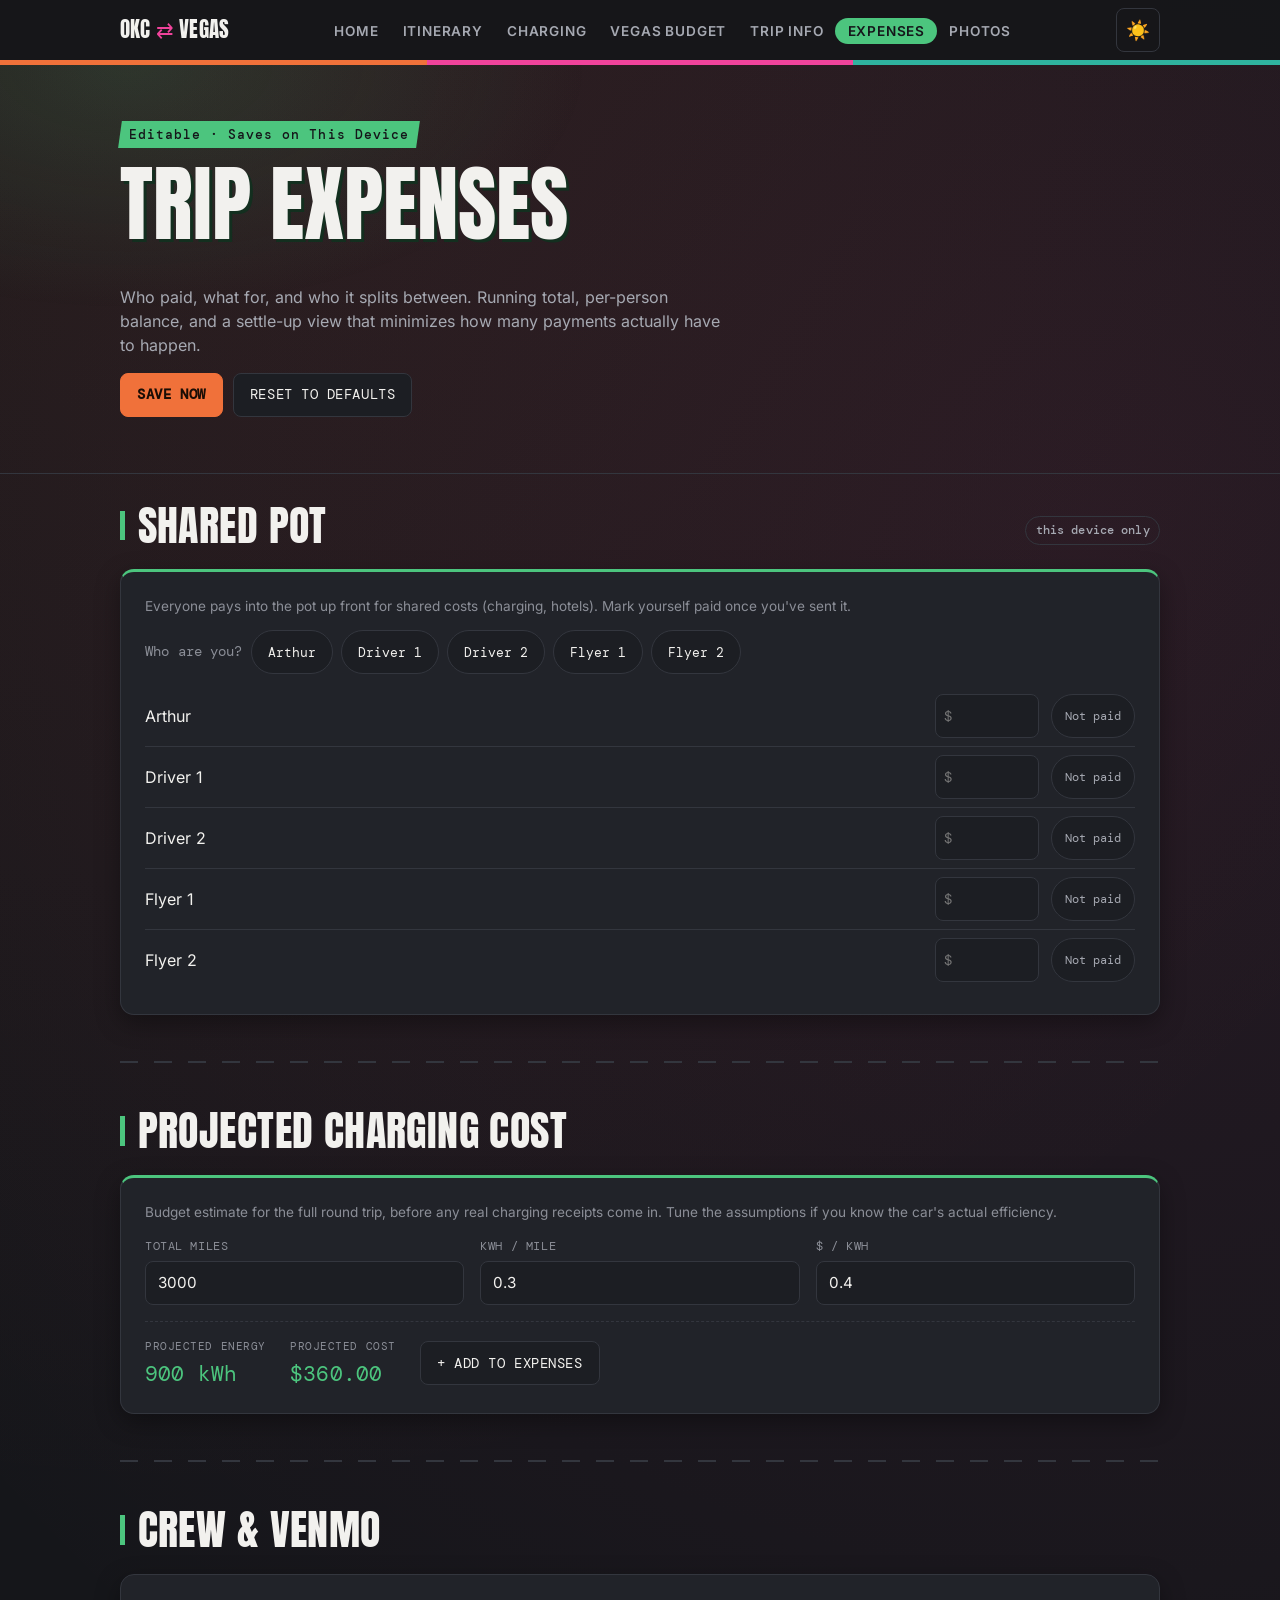
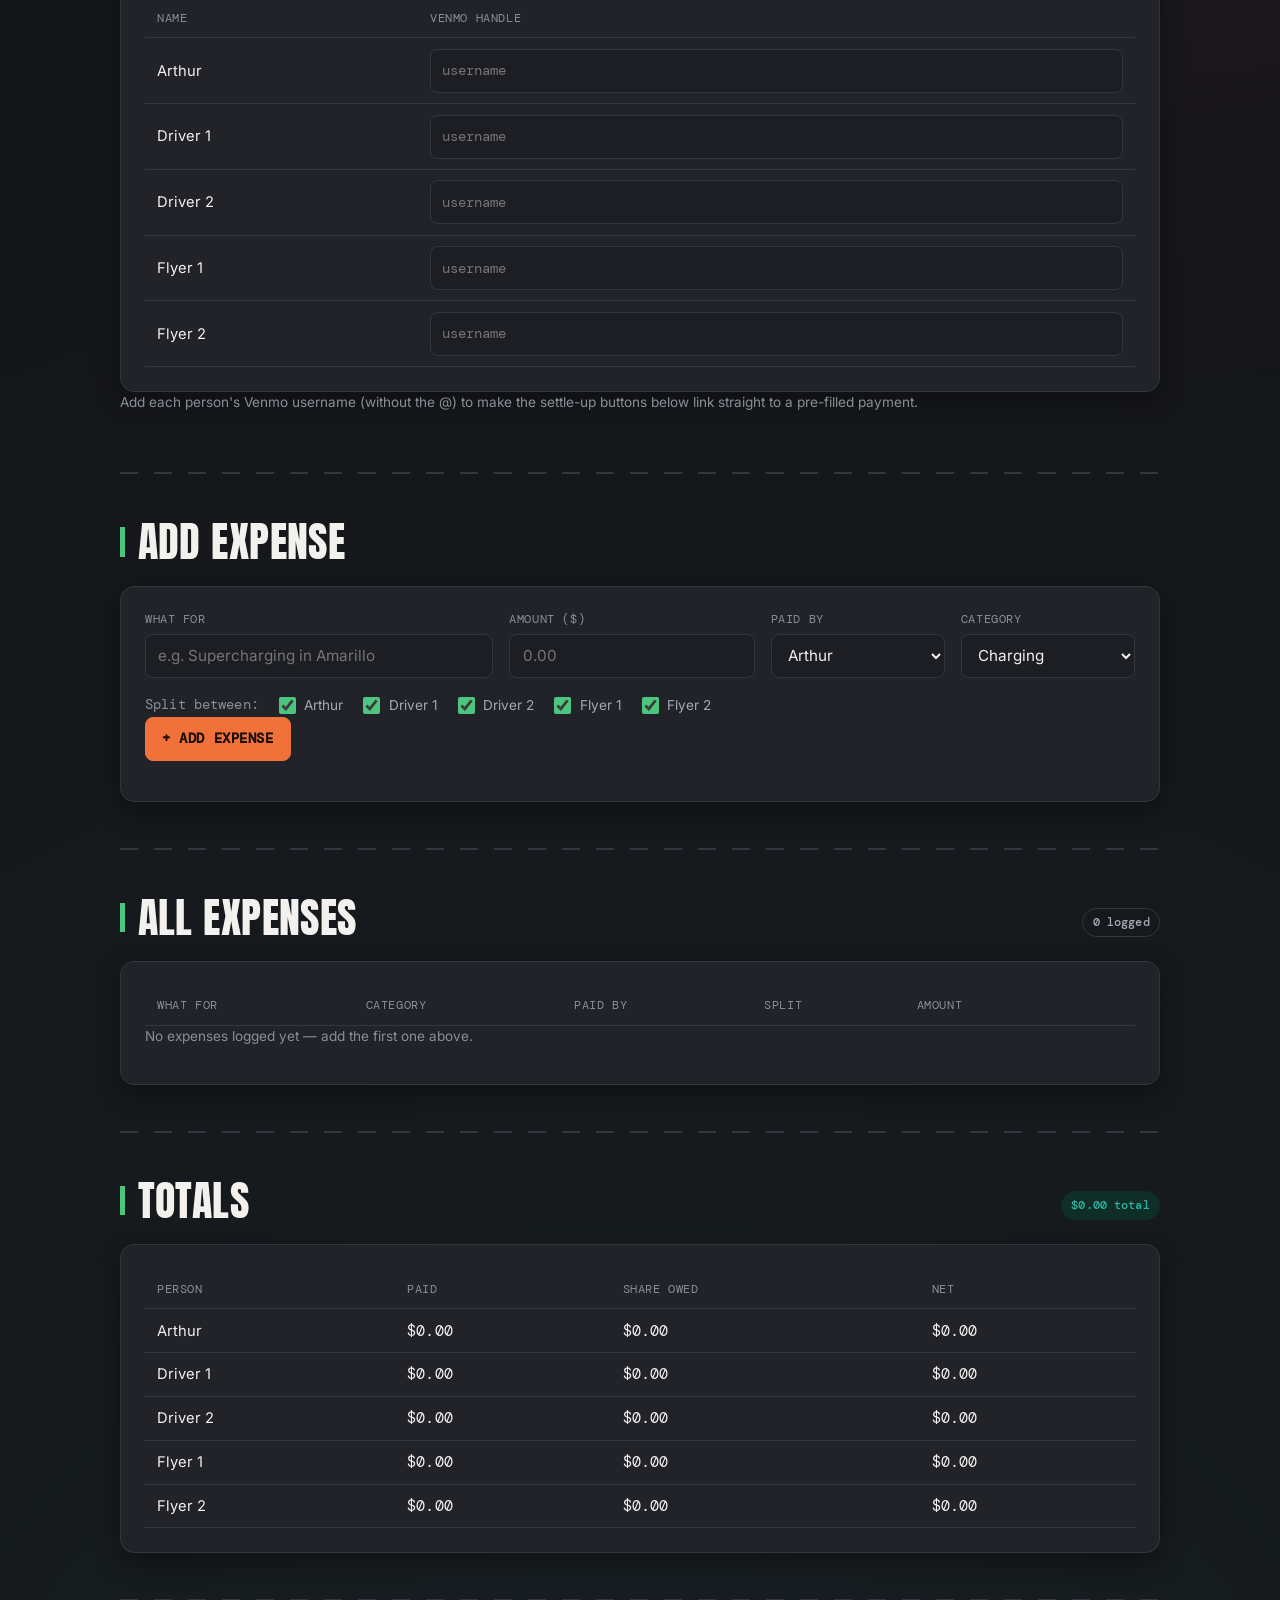
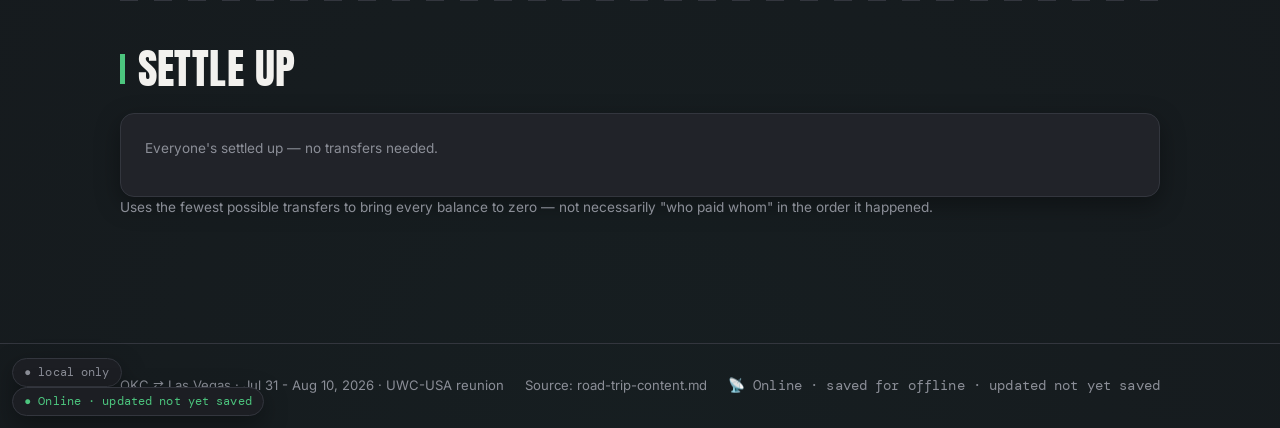
<file: expenses.html>
<!doctype html>
<html lang="en">
<head>
<meta charset="UTF-8" />
<meta name="viewport" content="width=device-width, initial-scale=1" />
<title>Expenses: OKC ⇄ Vegas</title>
<meta name="description" content="Shared trip expense tracker for the OKC to Las Vegas road trip: who paid, running total, per-person split, and settle-up." />
<link rel="stylesheet" href="css/fonts.css?v=13" />
<link rel="stylesheet" href="css/style.css?v=13" />
<link rel="manifest" href="manifest.webmanifest" />
<meta name="theme-color" content="#15161a" />
<link rel="apple-touch-icon" href="icons/apple-touch-icon.png" />
<script>(function(){try{if(localStorage.getItem("roadtrip-sunlight-mode")==="1")document.documentElement.classList.add("sunlight-mode");}catch(e){}})();</script>
</head>
<body class="page-expenses">
<div class="page-loader" id="page-loader"></div>

<nav class="site-nav">
  <div class="wrap">
    <a href="index.html" class="brand">OKC <span class="mid">⇄</span> VEGAS</a>
    <ul class="nav-links" id="nav-links">
      <li><a href="index.html">Home</a></li>
      <li><a href="itinerary.html">Itinerary</a></li>
      <li><a href="charging.html">Charging</a></li>
      <li><a href="vegas.html">Vegas Budget</a></li>
      <li><a href="info.html">Trip Info</a></li>
      <li><a href="expenses.html" aria-current="page">Expenses</a></li>
      <li><a href="photos.html">Photos</a></li>
    </ul>
    <div class="nav-controls">
      <button class="sunlight-toggle" id="sunlight-toggle" type="button" aria-pressed="false" aria-label="Toggle sunlight mode: larger text and higher contrast">☀️</button>
      <button class="nav-toggle" aria-label="Toggle menu" aria-expanded="false" aria-controls="nav-links">☰</button>
    </div>
  </div>
</nav>
<div class="route-strip" aria-hidden="true"></div>

<header class="hero">
  <div class="wrap">
    <span class="eyebrow mono"><span>Editable · Saves on This Device</span></span>
    <h1 class="poster">Trip Expenses</h1>
    <p style="max-width:600px;">Who paid, what for, and who it splits between. Running total, per-person balance, and a settle-up view that minimizes how many payments actually have to happen.</p>
    <div class="btn-row">
      <button class="btn btn-primary" id="save-btn">Save now</button>
      <button class="btn" id="reset-btn">Reset to defaults</button>
      <span class="save-flash mono" id="save-flash">saved ✓</span>
    </div>
  </div>
</header>

<main>
<div class="wrap" style="padding-top:2rem;">

  <div class="section" style="padding-top:0;">
    <div class="section-head">
      <h2>Shared Pot</h2>
      <span class="pill mono" id="pot-sync-label"></span>
    </div>
    <div class="card card-accent">
      <p class="small mt-0">Everyone pays into the pot up front for shared costs (charging, hotels). Mark yourself paid once you've sent it.</p>
      <div class="who-row" id="pot-who-row"></div>
      <div id="pot-rows"></div>
    </div>
  </div>

  <div class="section">
    <div class="section-head">
      <h2>Projected Charging Cost</h2>
    </div>
    <div class="card card-accent">
      <p class="small mt-0">Budget estimate for the full round trip, before any real charging receipts come in. Tune the assumptions if you know the car's actual efficiency.</p>
      <div class="estimate-grid">
        <label class="estimate-field">
          <span>Total miles</span>
          <input type="number" id="est-miles" min="0" step="1" />
        </label>
        <label class="estimate-field">
          <span>kWh / mile</span>
          <input type="number" id="est-kwh-per-mile" min="0" step="0.01" />
        </label>
        <label class="estimate-field">
          <span>$ / kWh</span>
          <input type="number" id="est-rate" min="0" step="0.01" />
        </label>
      </div>
      <div class="estimate-result">
        <div>
          <span class="estimate-result-label">Projected energy</span>
          <span class="estimate-result-num mono" id="est-kwh-total">0 kWh</span>
        </div>
        <div>
          <span class="estimate-result-label">Projected cost</span>
          <span class="estimate-result-num mono" id="est-cost-total">$0</span>
        </div>
        <button class="btn" id="est-add-btn">+ Add to expenses</button>
      </div>
    </div>
  </div>

  <div class="section">
    <div class="section-head">
      <h2>Crew &amp; Venmo</h2>
    </div>
    <div class="card" style="overflow-x:auto;">
      <table id="people-table">
        <thead>
          <tr>
            <th>Name</th>
            <th>Venmo handle</th>
          </tr>
        </thead>
        <tbody id="people-body"></tbody>
      </table>
    </div>
    <p class="small">Add each person's Venmo username (without the @) to make the settle-up buttons below link straight to a pre-filled payment.</p>
  </div>

  <div class="section">
    <div class="section-head">
      <h2>Add Expense</h2>
    </div>
    <div class="card">
      <div class="expense-form">
        <label class="estimate-field">
          <span>What for</span>
          <input type="text" id="exp-description" placeholder="e.g. Supercharging in Amarillo" />
        </label>
        <label class="estimate-field">
          <span>Amount ($)</span>
          <input type="number" id="exp-amount" min="0" step="0.01" placeholder="0.00" />
        </label>
        <label class="estimate-field">
          <span>Paid by</span>
          <select id="exp-paid-by"></select>
        </label>
        <label class="estimate-field">
          <span>Category</span>
          <select id="exp-category">
            <option value="Charging">Charging</option>
            <option value="Lodging">Lodging</option>
            <option value="Food">Food</option>
            <option value="Tolls">Tolls</option>
            <option value="Activities">Activities</option>
          </select>
        </label>
      </div>
      <div class="expense-split-row">
        <span class="small mono">Split between:</span>
        <div class="expense-split-checks" id="exp-split-checks"></div>
      </div>
      <div class="btn-row mt-0">
        <button class="btn btn-primary" id="exp-add-btn">+ Add expense</button>
        <span class="small mono" id="exp-form-status" aria-live="polite"></span>
      </div>
    </div>
  </div>

  <div class="section">
    <div class="section-head">
      <h2>All Expenses</h2>
      <span class="pill mono" id="expense-count"></span>
    </div>
    <div class="card" style="overflow-x:auto;">
      <table id="expenses-table">
        <thead>
          <tr>
            <th>What for</th>
            <th>Category</th>
            <th>Paid by</th>
            <th>Split</th>
            <th>Amount</th>
            <th></th>
          </tr>
        </thead>
        <tbody id="expenses-body"></tbody>
      </table>
      <p class="small" id="expenses-empty">No expenses logged yet — add the first one above.</p>
    </div>
  </div>

  <div class="section">
    <div class="section-head">
      <h2>Totals</h2>
      <span class="pill pill-charging mono" id="running-total">$0 total</span>
    </div>
    <div class="card" style="overflow-x:auto;">
      <table id="totals-table">
        <thead>
          <tr>
            <th>Person</th>
            <th>Paid</th>
            <th>Share owed</th>
            <th>Net</th>
          </tr>
        </thead>
        <tbody id="totals-body"></tbody>
      </table>
    </div>
  </div>

  <div class="section">
    <div class="section-head">
      <h2>Settle Up</h2>
    </div>
    <div class="card" id="settle-card">
      <div id="settle-list"></div>
    </div>
    <p class="small">Uses the fewest possible transfers to bring every balance to zero — not necessarily "who paid whom" in the order it happened.</p>
  </div>

</div>
</main>

<footer>
  <div class="wrap">
    <span>OKC ⇄ Las Vegas · Jul 31 - Aug 10, 2026 · UWC-USA reunion</span>
    <span>Source: road-trip-content.md</span>
    <span class="small mono" id="offline-status"></span>
  </div>
</footer>

<script src="js/accessibility.js?v=13"></script>
<script src="js/sync.js?v=13"></script>
<script src="js/nav.js?v=13"></script>
<script src="js/sw-register.js?v=13"></script>
<script src="js/transitions.js?v=13"></script>
<script src="js/expenses.js?v=13"></script>
</body>
</html>
</file>
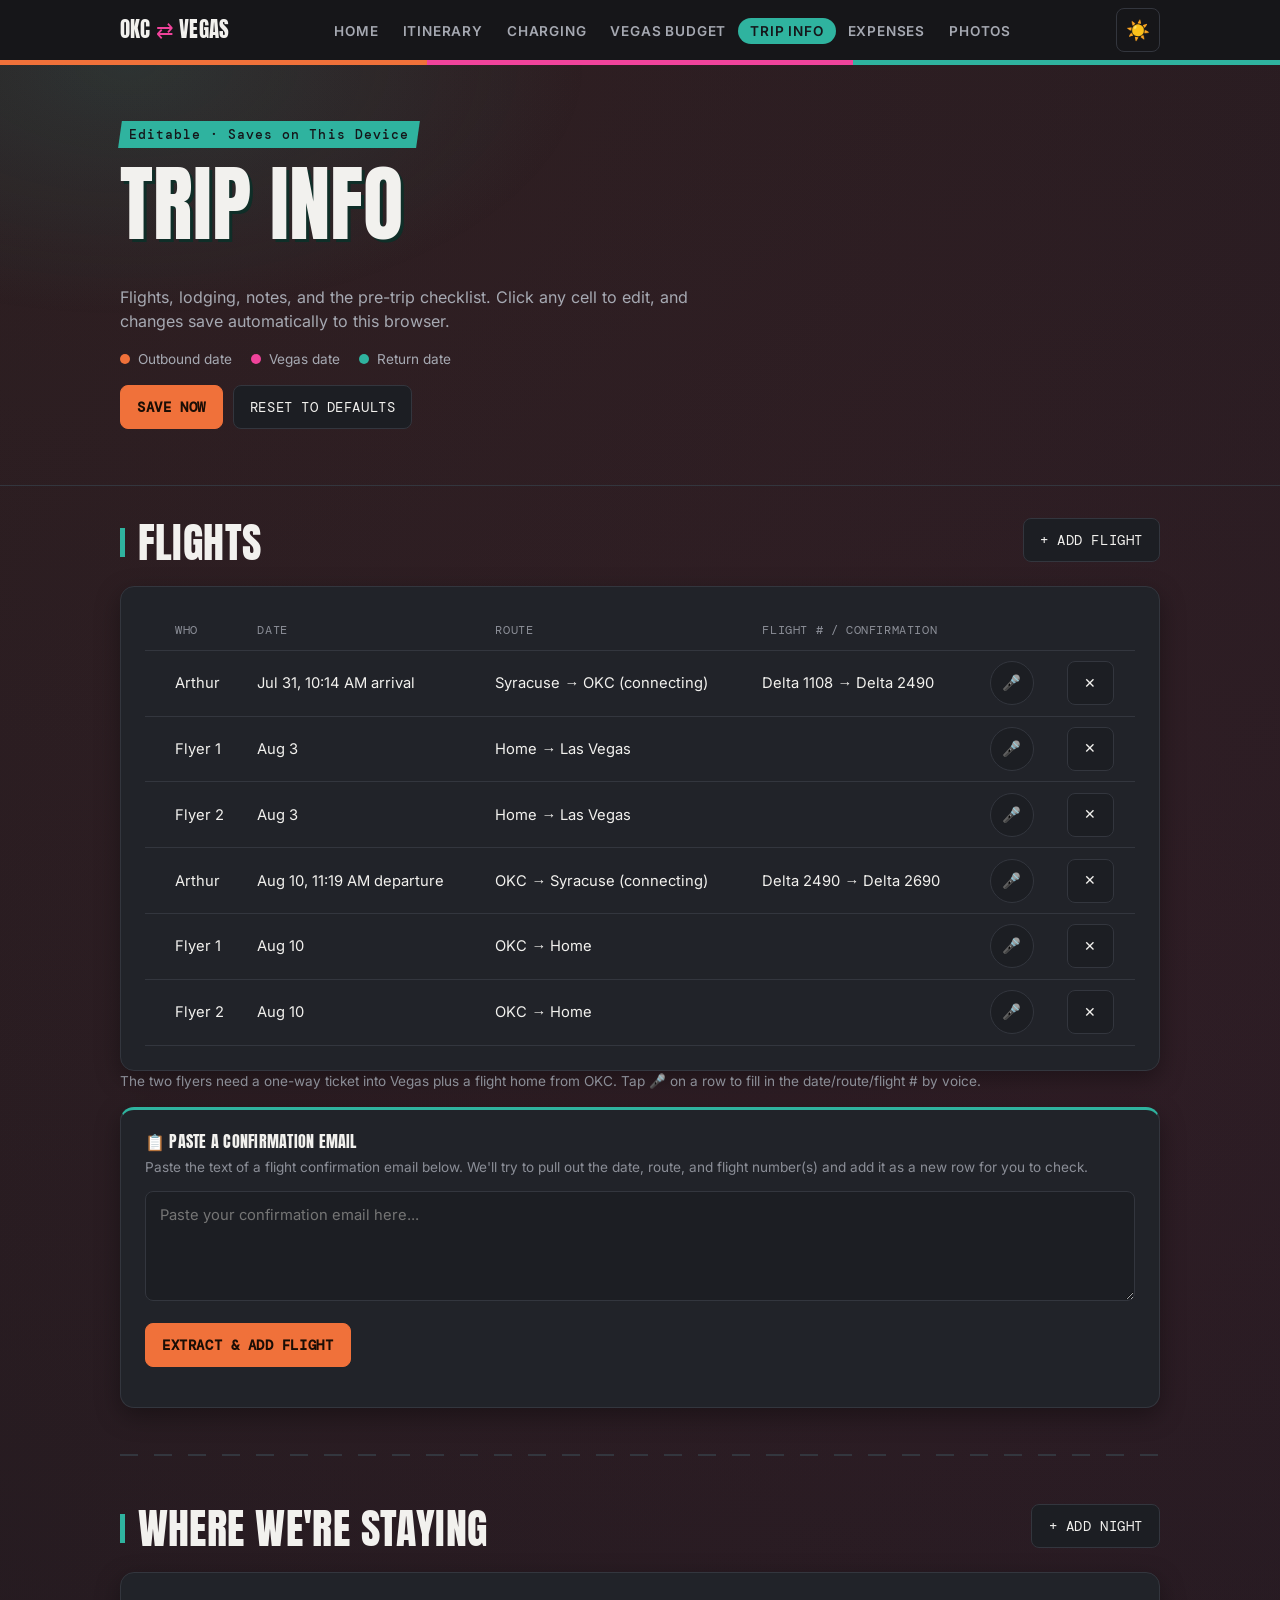
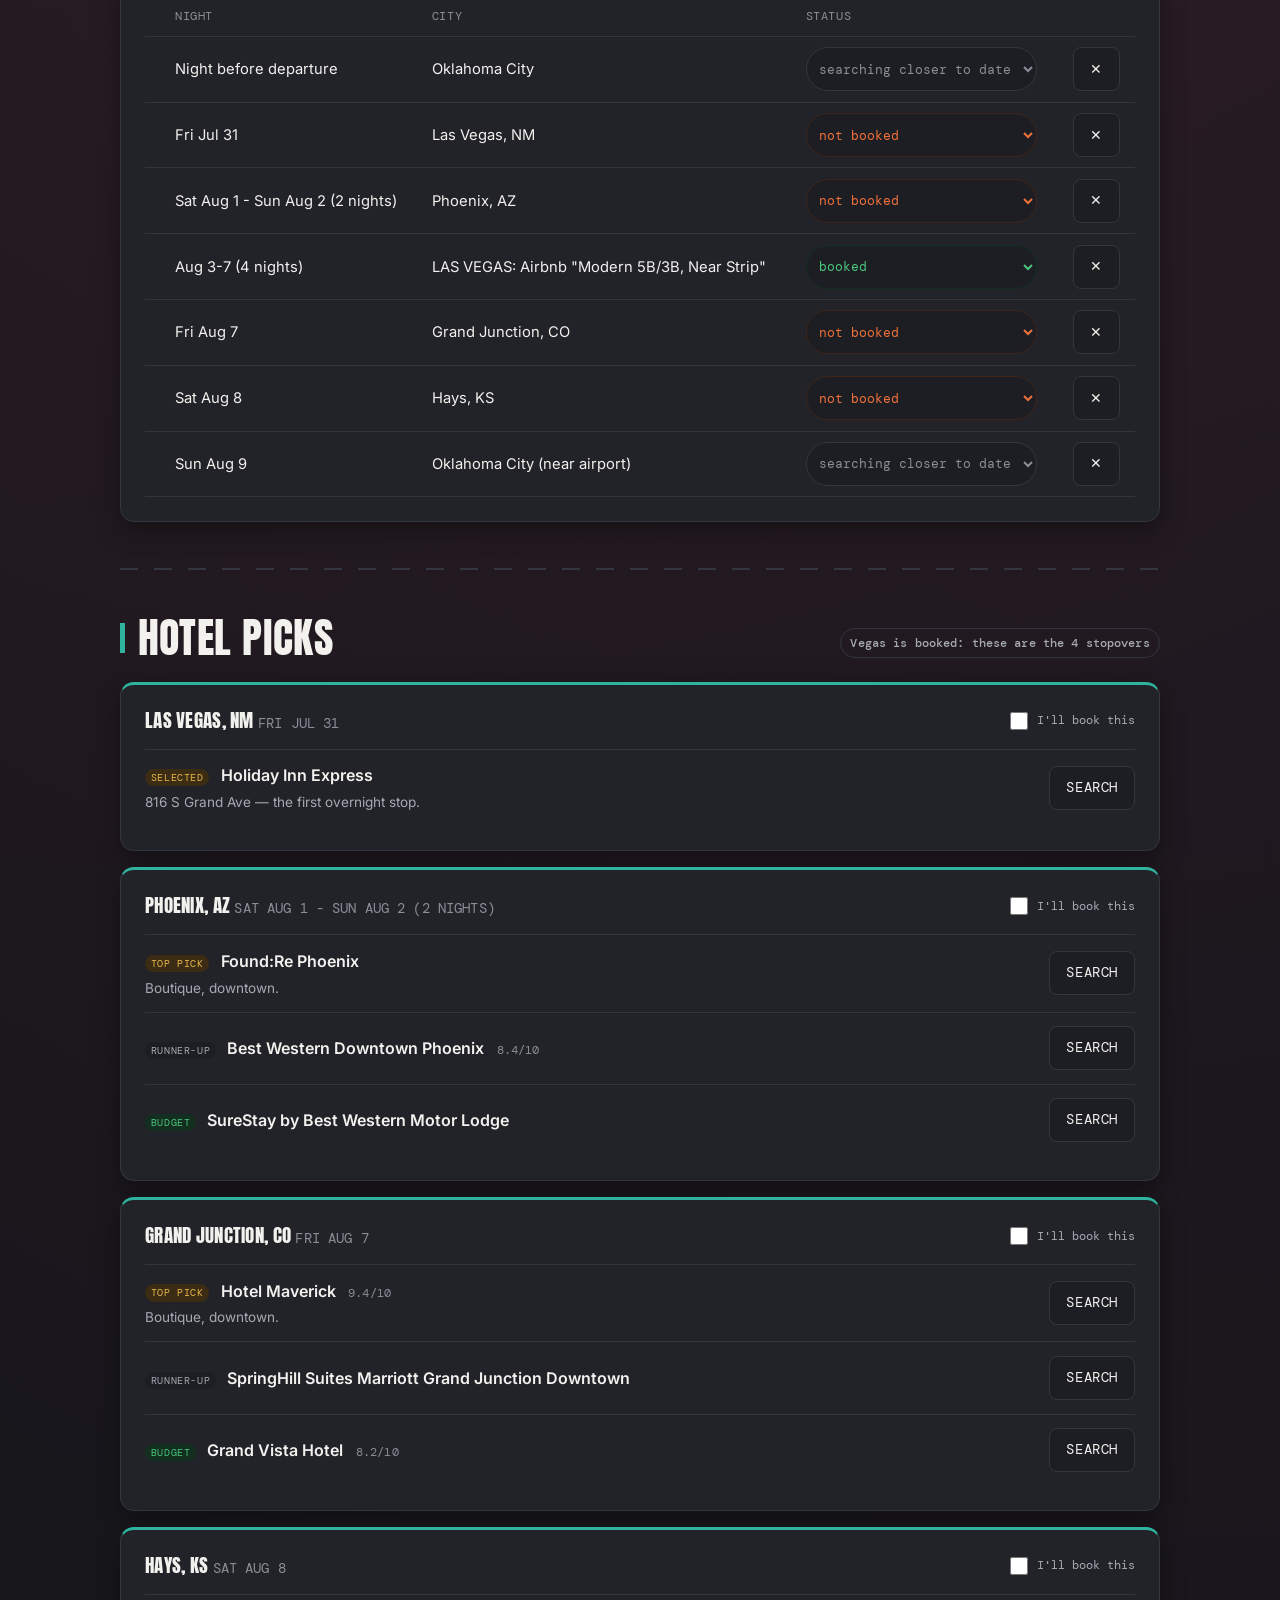
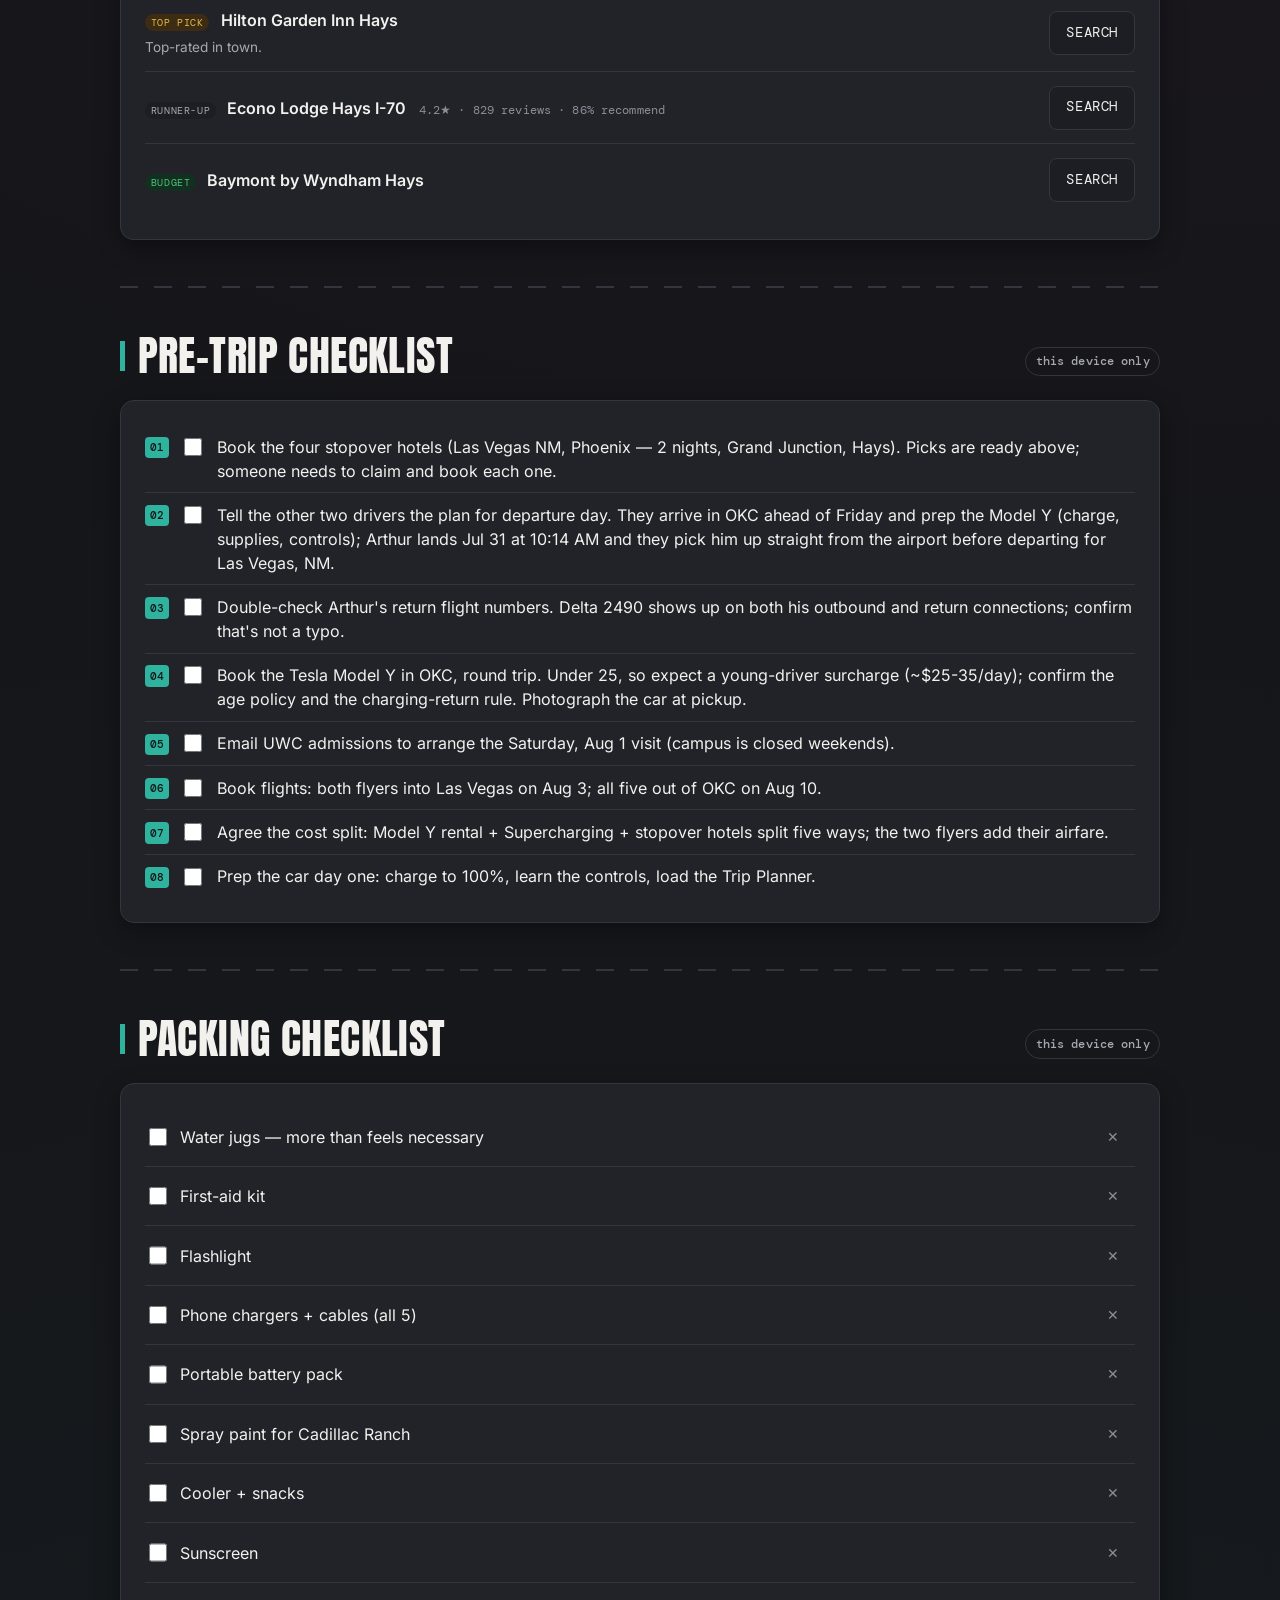
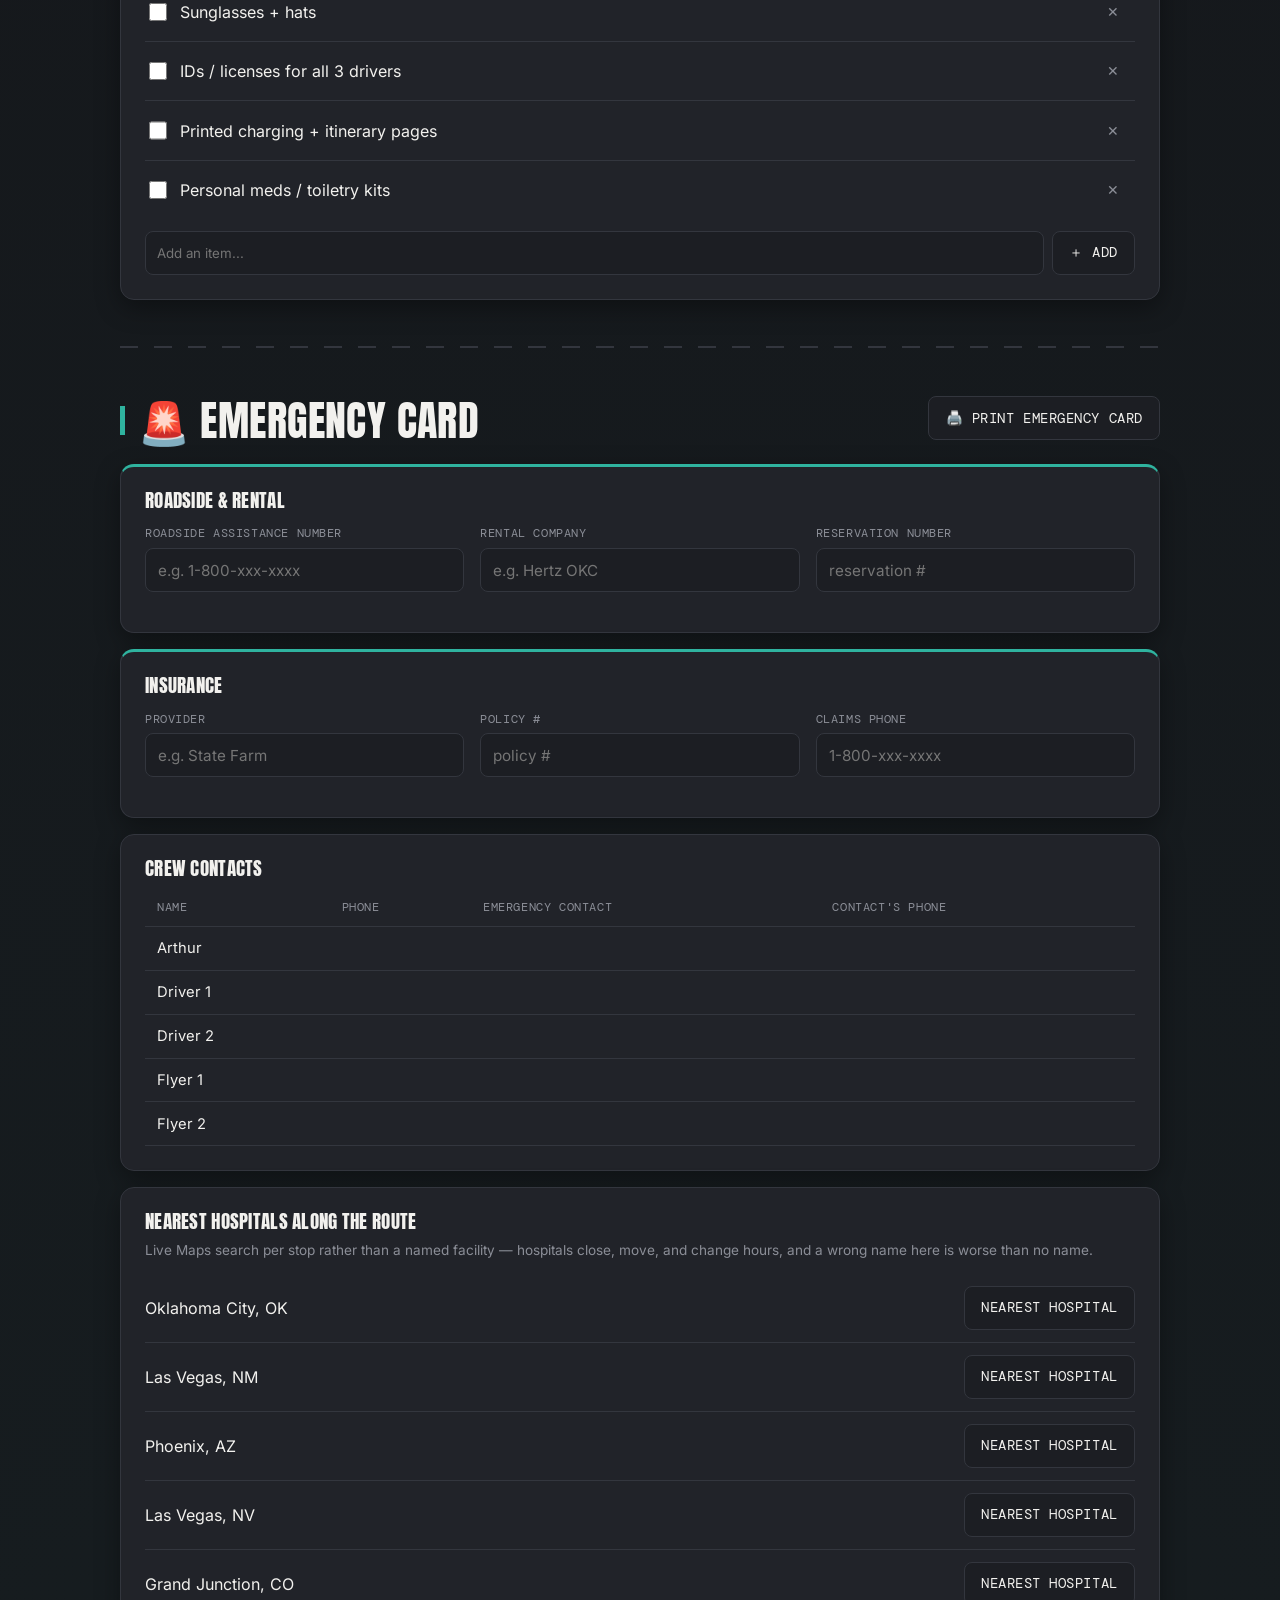
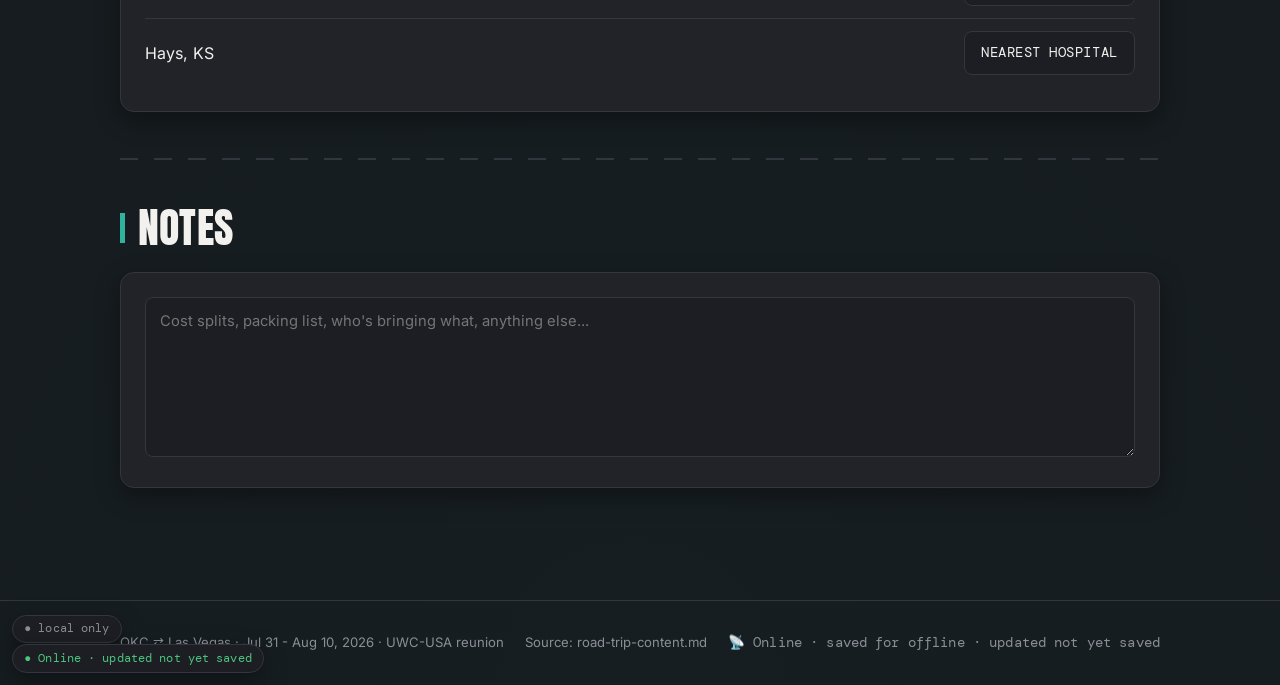
<file: info.html>
<!doctype html>
<html lang="en">
<head>
<meta charset="UTF-8" />
<meta name="viewport" content="width=device-width, initial-scale=1" />
<title>Trip Info: OKC ⇄ Vegas</title>
<link rel="stylesheet" href="css/fonts.css?v=13" />
<link rel="stylesheet" href="css/style.css?v=13" />
<link rel="manifest" href="manifest.webmanifest" />
<meta name="theme-color" content="#15161a" />
<link rel="apple-touch-icon" href="icons/apple-touch-icon.png" />
<script>(function(){try{if(localStorage.getItem("roadtrip-sunlight-mode")==="1")document.documentElement.classList.add("sunlight-mode");}catch(e){}})();</script>
</head>
<body class="page-info">
<div class="page-loader" id="page-loader"></div>

<nav class="site-nav">
  <div class="wrap">
    <a href="index.html" class="brand">OKC <span class="mid">⇄</span> VEGAS</a>
    <ul class="nav-links" id="nav-links">
      <li><a href="index.html">Home</a></li>
      <li><a href="itinerary.html">Itinerary</a></li>
      <li><a href="charging.html">Charging</a></li>
      <li><a href="vegas.html">Vegas Budget</a></li>
      <li><a href="info.html" aria-current="page">Trip Info</a></li>
      <li><a href="expenses.html">Expenses</a></li>
      <li><a href="photos.html">Photos</a></li>
    </ul>
    <div class="nav-controls">
      <button class="sunlight-toggle" id="sunlight-toggle" type="button" aria-pressed="false" aria-label="Toggle sunlight mode: larger text and higher contrast">☀️</button>
      <button class="nav-toggle" aria-label="Toggle menu" aria-expanded="false" aria-controls="nav-links">☰</button>
    </div>
  </div>
</nav>
<div class="route-strip" aria-hidden="true"></div>

<header class="hero">
  <div class="wrap">
    <span class="eyebrow mono"><span>Editable · Saves on This Device</span></span>
    <h1 class="poster">Trip Info</h1>
    <p style="max-width:600px;">Flights, lodging, notes, and the pre-trip checklist. Click any cell to edit, and changes save automatically to this browser.</p>
    <div class="legend">
      <span class="legend-item"><span class="legend-dot dot-outbound"></span>Outbound date</span>
      <span class="legend-item"><span class="legend-dot dot-vegas"></span>Vegas date</span>
      <span class="legend-item"><span class="legend-dot dot-return"></span>Return date</span>
    </div>
    <div class="btn-row">
      <button class="btn btn-primary" id="save-btn">Save now</button>
      <button class="btn" id="reset-btn">Reset to defaults</button>
      <span class="save-flash mono" id="save-flash">saved ✓</span>
    </div>
  </div>
</header>

<main>
<div class="wrap" style="padding-top:2rem;">

  <div class="section" style="padding-top:0;">
    <div class="section-head">
      <h2>Flights</h2>
      <button class="btn" id="add-flight">+ Add flight</button>
    </div>
    <div class="card" style="overflow-x:auto;">
      <table id="flights-table">
        <thead>
          <tr>
            <th></th>
            <th>Who</th>
            <th>Date</th>
            <th>Route</th>
            <th>Flight # / confirmation</th>
            <th></th>
            <th></th>
          </tr>
        </thead>
        <tbody id="flights-body"></tbody>
      </table>
    </div>
    <p class="small">The two flyers need a one-way ticket into Vegas plus a flight home from OKC. Tap 🎤 on a row to fill in the date/route/flight # by voice.</p>
    <p class="small mono" id="mic-status" aria-live="polite"></p>

    <div class="card card-accent email-extract">
      <h3 class="mt-0" style="font-size:1rem;">📋 Paste a confirmation email</h3>
      <p class="small mt-0">Paste the text of a flight confirmation email below. We'll try to pull out the date, route, and flight number(s) and add it as a new row for you to check.</p>
      <textarea class="notes" id="email-paste" placeholder="Paste your confirmation email here..." style="min-height:110px;"></textarea>
      <div class="btn-row">
        <button class="btn btn-primary" id="extract-email-btn">Extract &amp; add flight</button>
        <span class="locate-status mono" id="extract-status"></span>
      </div>
      <div class="email-extract-preview callout" id="email-extract-preview" hidden></div>
    </div>
  </div>

  <div class="section">
    <div class="section-head">
      <h2>Where We're Staying</h2>
      <button class="btn" id="add-stay">+ Add night</button>
    </div>
    <div class="card" style="overflow-x:auto;">
      <table id="stays-table">
        <thead>
          <tr>
            <th></th>
            <th>Night</th>
            <th>City</th>
            <th>Status</th>
            <th></th>
          </tr>
        </thead>
        <tbody id="stays-body"></tbody>
      </table>
    </div>
  </div>

  <div class="section">
    <div class="section-head">
      <h2>Hotel Picks</h2>
      <span class="pill mono">Vegas is booked: these are the 4 stopovers</span>
    </div>

    <div class="card card-accent hotel-card" style="margin-bottom:1rem;">
      <div class="hotel-card-head">
        <h3>Las Vegas, NM <span class="small mono">Fri Jul 31</span></h3>
        <label class="claim-toggle">
          <input type="checkbox" class="claim-check" data-city-key="las-vegas-nm" />
          <span>I'll book this</span>
        </label>
      </div>
      <div class="claim-name-row" data-claim-name-for="las-vegas-nm" hidden>
        <input type="text" class="claim-name-input mono" placeholder="Your name" data-city-key="las-vegas-nm" />
      </div>
      <ul class="hotel-picks">
        <li class="hotel-pick hotel-pick-top">
          <div>
            <span class="hotel-pick-tag">Selected</span>
            <strong>Holiday Inn Express</strong>
            <p>816 S Grand Ave — the first overnight stop.</p>
          </div>
          <a class="btn hotel-search-link" href="https://www.google.com/travel/hotels?q=Holiday%20Inn%20Express%2C%20816%20S%20Grand%20Ave%2C%20Las%20Vegas%2C%20NM" target="_blank" rel="noopener noreferrer">Search</a>
        </li>
      </ul>
    </div>

    <div class="card card-accent hotel-card" style="margin-bottom:1rem;">
      <div class="hotel-card-head">
        <h3>Phoenix, AZ <span class="small mono">Sat Aug 1 - Sun Aug 2 (2 nights)</span></h3>
        <label class="claim-toggle">
          <input type="checkbox" class="claim-check" data-city-key="phoenix" />
          <span>I'll book this</span>
        </label>
      </div>
      <div class="claim-name-row" data-claim-name-for="phoenix" hidden>
        <input type="text" class="claim-name-input mono" placeholder="Your name" data-city-key="phoenix" />
      </div>
      <ul class="hotel-picks">
        <li class="hotel-pick hotel-pick-top">
          <div>
            <span class="hotel-pick-tag">Top pick</span>
            <strong>Found:Re Phoenix</strong>
            <p>Boutique, downtown.</p>
          </div>
          <a class="btn hotel-search-link" href="https://www.google.com/travel/hotels?q=Found%3ARe%20Phoenix%2C%20Phoenix%2C%20AZ" target="_blank" rel="noopener noreferrer">Search</a>
        </li>
        <li class="hotel-pick hotel-pick-runner">
          <div>
            <span class="hotel-pick-tag">Runner-up</span>
            <strong>Best Western Downtown Phoenix</strong>
            <span class="hotel-rating mono">8.4/10</span>
          </div>
          <a class="btn hotel-search-link" href="https://www.google.com/travel/hotels?q=Best%20Western%20Downtown%20Phoenix%2C%20Phoenix%2C%20AZ" target="_blank" rel="noopener noreferrer">Search</a>
        </li>
        <li class="hotel-pick hotel-pick-budget">
          <div>
            <span class="hotel-pick-tag">Budget</span>
            <strong>SureStay by Best Western Motor Lodge</strong>
          </div>
          <a class="btn hotel-search-link" href="https://www.google.com/travel/hotels?q=SureStay%20by%20Best%20Western%20Motor%20Lodge%2C%20Phoenix%2C%20AZ" target="_blank" rel="noopener noreferrer">Search</a>
        </li>
      </ul>
    </div>

    <div class="card card-accent hotel-card" style="margin-bottom:1rem;">
      <div class="hotel-card-head">
        <h3>Grand Junction, CO <span class="small mono">Fri Aug 7</span></h3>
        <label class="claim-toggle">
          <input type="checkbox" class="claim-check" data-city-key="grand-junction" />
          <span>I'll book this</span>
        </label>
      </div>
      <div class="claim-name-row" data-claim-name-for="grand-junction" hidden>
        <input type="text" class="claim-name-input mono" placeholder="Your name" data-city-key="grand-junction" />
      </div>
      <ul class="hotel-picks">
        <li class="hotel-pick hotel-pick-top">
          <div>
            <span class="hotel-pick-tag">Top pick</span>
            <strong>Hotel Maverick</strong>
            <span class="hotel-rating mono">9.4/10</span>
            <p>Boutique, downtown.</p>
          </div>
          <a class="btn hotel-search-link" href="https://www.google.com/travel/hotels?q=Hotel%20Maverick%2C%20Grand%20Junction%2C%20CO" target="_blank" rel="noopener noreferrer">Search</a>
        </li>
        <li class="hotel-pick hotel-pick-runner">
          <div>
            <span class="hotel-pick-tag">Runner-up</span>
            <strong>SpringHill Suites Marriott Grand Junction Downtown</strong>
          </div>
          <a class="btn hotel-search-link" href="https://www.google.com/travel/hotels?q=SpringHill%20Suites%20Marriott%20Grand%20Junction%20Downtown%2C%20Grand%20Junction%2C%20CO" target="_blank" rel="noopener noreferrer">Search</a>
        </li>
        <li class="hotel-pick hotel-pick-budget">
          <div>
            <span class="hotel-pick-tag">Budget</span>
            <strong>Grand Vista Hotel</strong>
            <span class="hotel-rating mono">8.2/10</span>
          </div>
          <a class="btn hotel-search-link" href="https://www.google.com/travel/hotels?q=Grand%20Vista%20Hotel%2C%20Grand%20Junction%2C%20CO" target="_blank" rel="noopener noreferrer">Search</a>
        </li>
      </ul>
    </div>

    <div class="card card-accent hotel-card">
      <div class="hotel-card-head">
        <h3>Hays, KS <span class="small mono">Sat Aug 8</span></h3>
        <label class="claim-toggle">
          <input type="checkbox" class="claim-check" data-city-key="hays" />
          <span>I'll book this</span>
        </label>
      </div>
      <div class="claim-name-row" data-claim-name-for="hays" hidden>
        <input type="text" class="claim-name-input mono" placeholder="Your name" data-city-key="hays" />
      </div>
      <ul class="hotel-picks">
        <li class="hotel-pick hotel-pick-top">
          <div>
            <span class="hotel-pick-tag">Top pick</span>
            <strong>Hilton Garden Inn Hays</strong>
            <p>Top-rated in town.</p>
          </div>
          <a class="btn hotel-search-link" href="https://www.google.com/travel/hotels?q=Hilton%20Garden%20Inn%20Hays%2C%20Hays%2C%20KS" target="_blank" rel="noopener noreferrer">Search</a>
        </li>
        <li class="hotel-pick hotel-pick-runner">
          <div>
            <span class="hotel-pick-tag">Runner-up</span>
            <strong>Econo Lodge Hays I-70</strong>
            <span class="hotel-rating mono">4.2★ · 829 reviews · 86% recommend</span>
          </div>
          <a class="btn hotel-search-link" href="https://www.google.com/travel/hotels?q=Econo%20Lodge%20Hays%20I-70%2C%20Hays%2C%20KS" target="_blank" rel="noopener noreferrer">Search</a>
        </li>
        <li class="hotel-pick hotel-pick-budget">
          <div>
            <span class="hotel-pick-tag">Budget</span>
            <strong>Baymont by Wyndham Hays</strong>
          </div>
          <a class="btn hotel-search-link" href="https://www.google.com/travel/hotels?q=Baymont%20by%20Wyndham%20Hays%2C%20Hays%2C%20KS" target="_blank" rel="noopener noreferrer">Search</a>
        </li>
      </ul>
    </div>
  </div>

  <div class="section">
    <div class="section-head">
      <h2>Pre-Trip Checklist</h2>
      <span class="pill mono" id="checklist-sync-label"></span>
    </div>
    <div class="card">
      <ul class="checklist" id="checklist"></ul>
    </div>
  </div>

  <div class="section" id="packing-section">
    <div class="section-head">
      <h2>Packing Checklist</h2>
      <span class="pill mono" id="packing-sync-label"></span>
    </div>
    <div class="card">
      <ul class="packing-list" id="packing-list"></ul>
      <div class="packing-add-row">
        <input type="text" id="packing-add-input" placeholder="Add an item..." maxlength="80" aria-label="New packing item" />
        <button class="btn" id="packing-add-btn">＋ Add</button>
      </div>
    </div>
  </div>

  <div class="section" id="emergency-section">
    <div class="section-head">
      <h2>🚨 Emergency Card</h2>
      <button class="btn no-print" id="print-emergency-btn">🖨️ Print emergency card</button>
    </div>

    <div class="card card-accent" style="margin-bottom:1rem;">
      <h3 class="mt-0">Roadside &amp; Rental</h3>
      <div class="estimate-grid">
        <label class="estimate-field">
          <span>Roadside assistance number</span>
          <input type="text" id="em-roadside" placeholder="e.g. 1-800-xxx-xxxx" />
        </label>
        <label class="estimate-field">
          <span>Rental company</span>
          <input type="text" id="em-rental-company" placeholder="e.g. Hertz OKC" />
        </label>
        <label class="estimate-field">
          <span>Reservation number</span>
          <input type="text" id="em-reservation" placeholder="reservation #" />
        </label>
      </div>
    </div>

    <div class="card card-accent" style="margin-bottom:1rem;">
      <h3 class="mt-0">Insurance</h3>
      <div class="estimate-grid">
        <label class="estimate-field">
          <span>Provider</span>
          <input type="text" id="em-ins-provider" placeholder="e.g. State Farm" />
        </label>
        <label class="estimate-field">
          <span>Policy #</span>
          <input type="text" id="em-ins-policy" placeholder="policy #" />
        </label>
        <label class="estimate-field">
          <span>Claims phone</span>
          <input type="text" id="em-ins-phone" placeholder="1-800-xxx-xxxx" />
        </label>
      </div>
    </div>

    <div class="card" style="margin-bottom:1rem; overflow-x:auto;">
      <h3 class="mt-0">Crew Contacts</h3>
      <table id="emergency-table">
        <thead>
          <tr>
            <th>Name</th>
            <th>Phone</th>
            <th>Emergency contact</th>
            <th>Contact's phone</th>
          </tr>
        </thead>
        <tbody id="emergency-body"></tbody>
      </table>
    </div>

    <div class="card">
      <h3 class="mt-0">Nearest Hospitals Along the Route</h3>
      <p class="small mt-0">Live Maps search per stop rather than a named facility — hospitals close, move, and change hours, and a wrong name here is worse than no name.</p>
      <ul class="hospital-list" id="hospital-list"></ul>
    </div>
  </div>

  <div class="section">
    <div class="section-head">
      <h2>Notes</h2>
    </div>
    <div class="card">
      <textarea class="notes" id="notes" placeholder="Cost splits, packing list, who's bringing what, anything else..."></textarea>
    </div>
  </div>

</div>
</main>

<footer>
  <div class="wrap">
    <span>OKC ⇄ Las Vegas · Jul 31 - Aug 10, 2026 · UWC-USA reunion</span>
    <span>Source: road-trip-content.md</span>
    <span class="small mono" id="offline-status"></span>
  </div>
</footer>

<script src="js/accessibility.js?v=13"></script>
<script src="js/sync.js?v=13"></script>
<script src="js/nav.js?v=13"></script>
<script src="js/sw-register.js?v=13"></script>
<script src="js/transitions.js?v=13"></script>
<script src="js/info.js?v=13"></script>
</body>
</html>
</file>
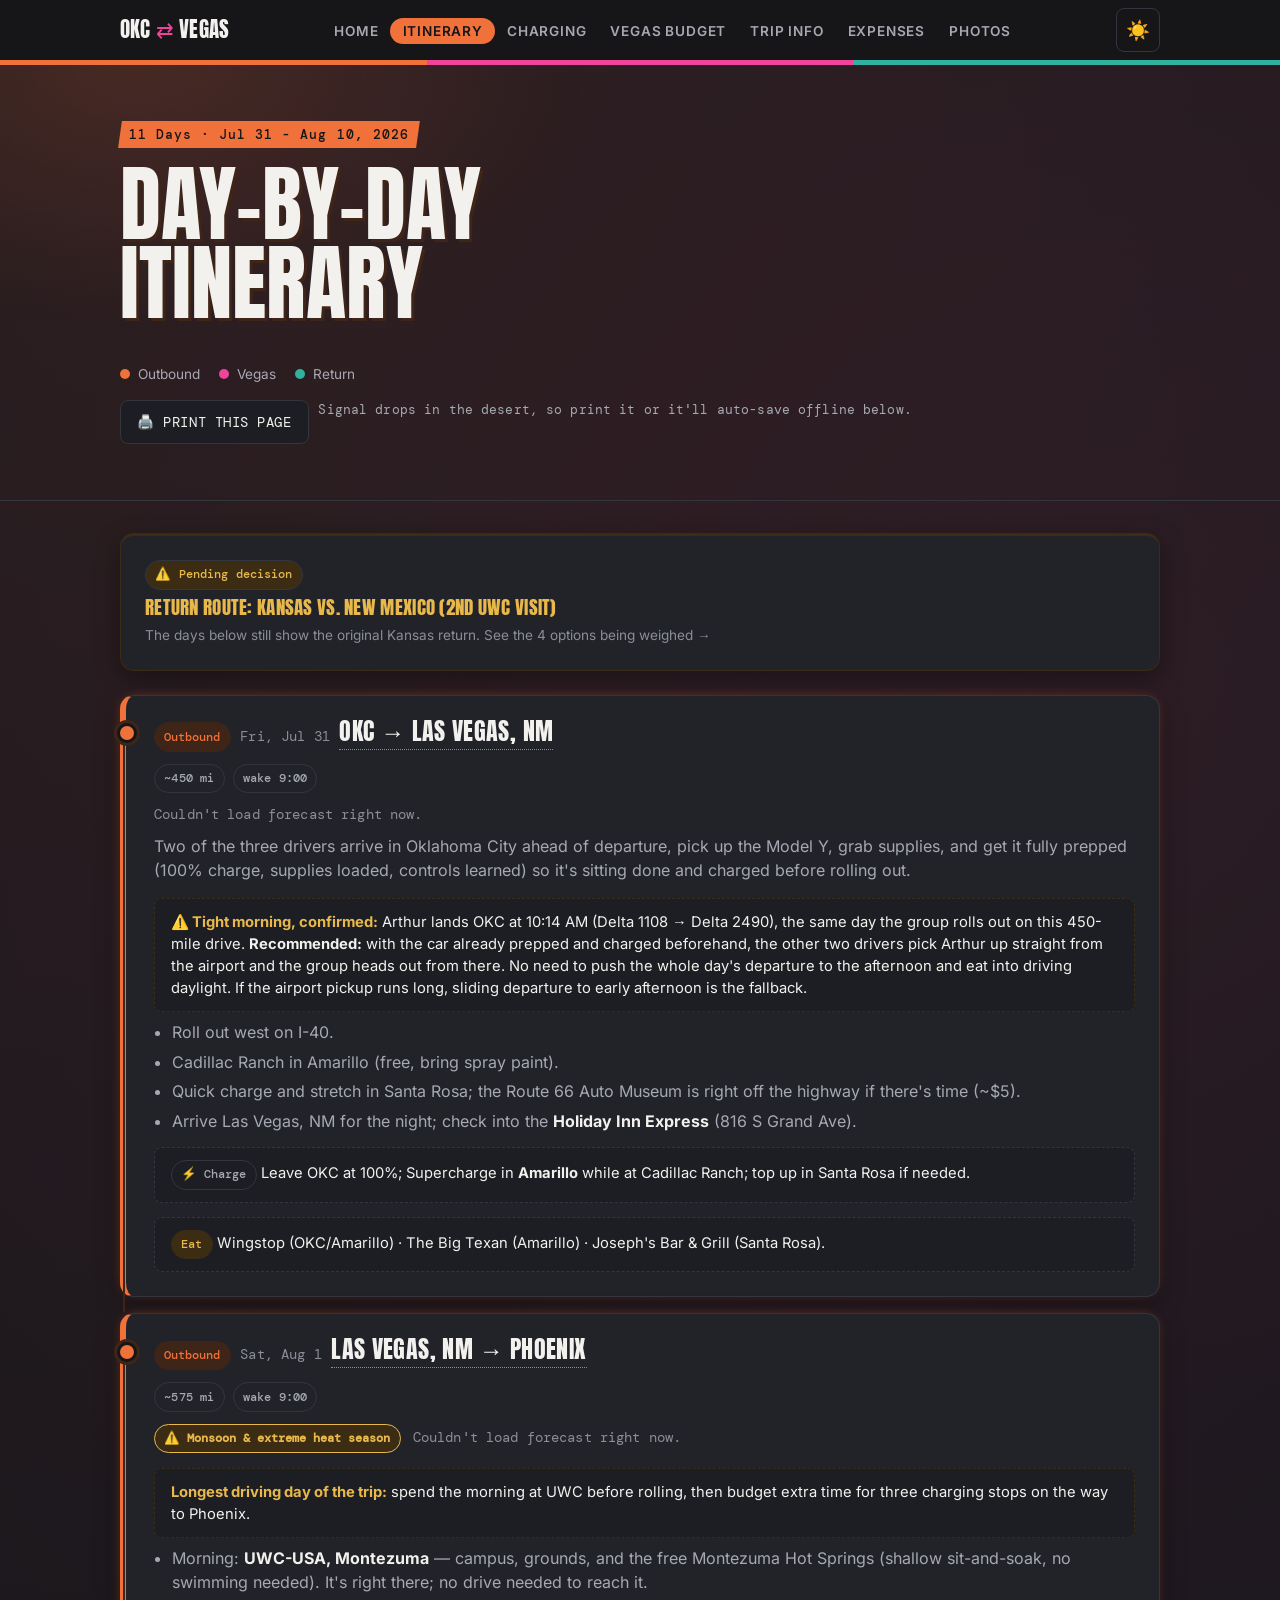
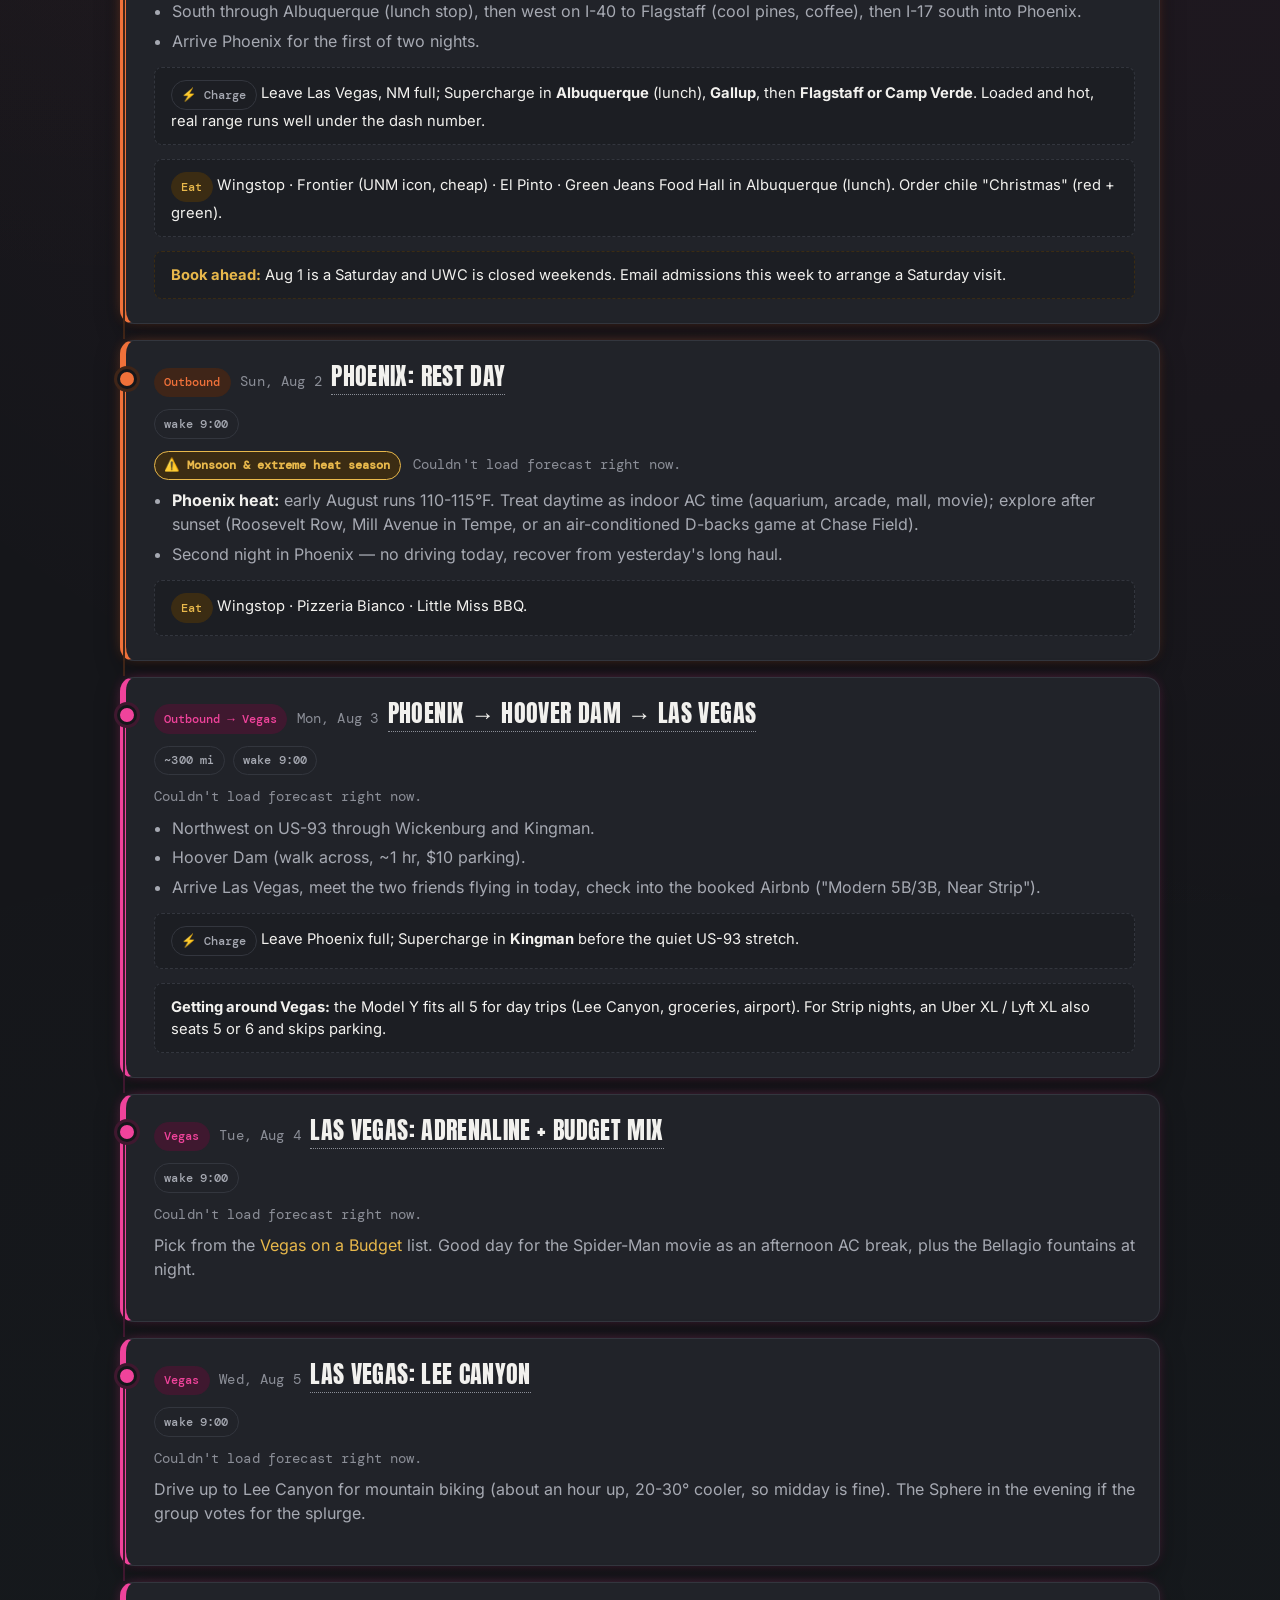
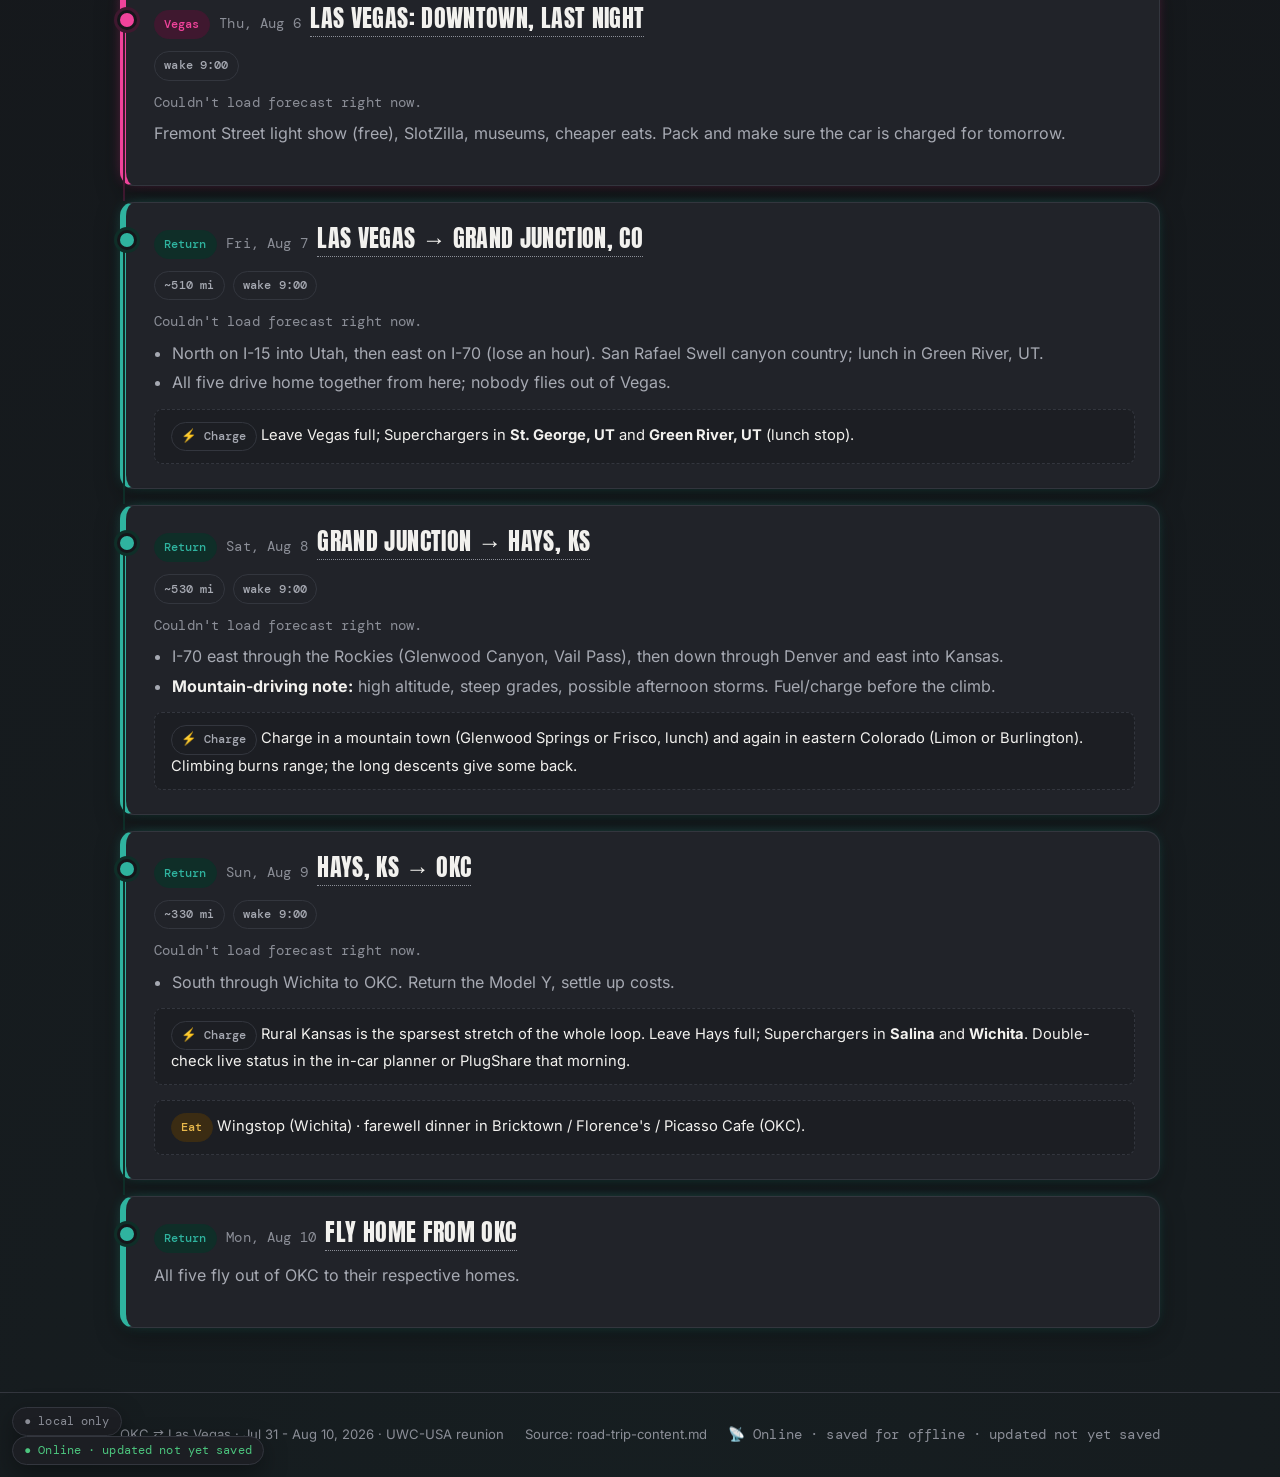
<file: itinerary.html>
<!doctype html>
<html lang="en">
<head>
<meta charset="UTF-8" />
<meta name="viewport" content="width=device-width, initial-scale=1" />
<title>Day-by-Day Itinerary: OKC ⇄ Vegas</title>
<link rel="stylesheet" href="css/fonts.css?v=18" />
<link rel="stylesheet" href="css/style.css?v=18" />
<link rel="manifest" href="manifest.webmanifest" />
<meta name="theme-color" content="#15161a" />
<link rel="apple-touch-icon" href="icons/apple-touch-icon.png" />
<script>(function(){try{if(localStorage.getItem("roadtrip-sunlight-mode")==="1")document.documentElement.classList.add("sunlight-mode");}catch(e){}})();</script>
</head>
<body class="page-itinerary">
<div class="page-loader" id="page-loader"></div>

<nav class="site-nav">
  <div class="wrap">
    <a href="index.html" class="brand">OKC <span class="mid">⇄</span> VEGAS</a>
    <ul class="nav-links" id="nav-links">
      <li><a href="index.html">Home</a></li>
      <li><a href="itinerary.html" aria-current="page">Itinerary</a></li>
      <li><a href="charging.html">Charging</a></li>
      <li><a href="vegas.html">Vegas Budget</a></li>
      <li><a href="info.html">Trip Info</a></li>
      <li><a href="expenses.html">Expenses</a></li>
      <li><a href="photos.html">Photos</a></li>
    </ul>
    <div class="nav-controls">
      <button class="sunlight-toggle" id="sunlight-toggle" type="button" aria-pressed="false" aria-label="Toggle sunlight mode: larger text and higher contrast">☀️</button>
      <button class="nav-toggle" aria-label="Toggle menu" aria-expanded="false" aria-controls="nav-links">☰</button>
    </div>
  </div>
</nav>
<div class="route-strip" aria-hidden="true"></div>

<header class="hero">
  <div class="wrap">
    <span class="eyebrow mono"><span>11 Days · Jul 31 - Aug 10, 2026</span></span>
    <h1 class="poster">Day-by-Day<br />Itinerary</h1>
    <div class="legend">
      <span class="legend-item"><span class="legend-dot dot-outbound"></span>Outbound</span>
      <span class="legend-item"><span class="legend-dot dot-vegas"></span>Vegas</span>
      <span class="legend-item"><span class="legend-dot dot-return"></span>Return</span>
    </div>
    <div class="btn-row no-print">
      <button class="btn print-btn" id="print-btn">🖨️ Print this page</button>
      <span class="locate-status mono">Signal drops in the desert, so print it or it'll auto-save offline below.</span>
    </div>
  </div>
</header>

<main>
<div class="wrap" style="padding-top:2rem;">

  <!-- Hidden automatically by js/itinerary-render.js once a decision is locked -->
  <a href="return-route-decision.html" class="card card-accent" id="pending-decision-callout" style="display:block;margin-bottom:1.5rem;border-color:var(--gold-dim);">
    <span class="pill mono" style="background:var(--gold-dim);color:var(--gold);">⚠️ Pending decision</span>
    <h3 class="mt-0" style="margin-top:0.5rem;">Return route: Kansas vs. New Mexico (2nd UWC visit)</h3>
    <p class="small mt-0" style="margin-bottom:0;">The days below still show the original Kansas return. See the 4 options being weighed →</p>
  </a>

  <div id="itinerary-days">
  <!-- DAY 1 -->
  <div class="card leg-outbound day-card" id="day-2026-07-31">
    <div class="day-head">
      <span class="pill pill-outbound">Outbound</span>
      <span class="day-date mono">Fri, Jul 31</span>
      <h3 style="margin:0;">OKC → Las Vegas, NM</h3>
    </div>
    <div class="day-stats">
      <span class="pill mono">~450 mi</span>
      <span class="pill mono">wake 9:00</span>
    </div>
    <div class="weather-strip"></div>
    <p class="mt-0">Two of the three drivers arrive in Oklahoma City ahead of departure, pick up the Model Y, grab supplies, and get it fully prepped (100% charge, supplies loaded, controls learned) so it's sitting done and charged before rolling out.</p>
    <div class="callout" style="border-color:var(--gold-dim);">
      <strong style="color:var(--gold)">⚠️ Tight morning, confirmed:</strong> Arthur lands OKC at 10:14 AM (Delta 1108 → Delta 2490), the same day the group rolls out on this 450-mile drive. <strong style="color:var(--text)">Recommended:</strong> with the car already prepped and charged beforehand, the other two drivers pick Arthur up straight from the airport and the group heads out from there. No need to push the whole day's departure to the afternoon and eat into driving daylight. If the airport pickup runs long, sliding departure to early afternoon is the fallback.
    </div>
    <ul>
      <li>Roll out west on I-40.</li>
      <li>Cadillac Ranch in Amarillo (free, bring spray paint).</li>
      <li>Quick charge and stretch in Santa Rosa; the Route 66 Auto Museum is right off the highway if there's time (~$5).</li>
      <li>Arrive Las Vegas, NM for the night; check into the <strong style="color:var(--text)">Holiday Inn Express</strong> (816 S Grand Ave).</li>
    </ul>
    <div class="callout">
      <span class="pill pill-vegas" style="background:transparent;border-color:var(--border);color:var(--text-dim);">⚡ Charge</span> Leave OKC at 100%; Supercharge in <strong style="color:var(--text)">Amarillo</strong> while at Cadillac Ranch; top up in Santa Rosa if needed.
    </div>
    <div class="callout">
      <span class="pill pill-food">Eat</span> Wingstop (OKC/Amarillo) · The Big Texan (Amarillo) · Joseph's Bar &amp; Grill (Santa Rosa).
    </div>
  </div>

  <!-- DAY 2 -->
  <div class="card leg-outbound day-card" id="day-2026-08-01">
    <div class="day-head">
      <span class="pill pill-outbound">Outbound</span>
      <span class="day-date mono">Sat, Aug 1</span>
      <h3 style="margin:0;">Las Vegas, NM → Phoenix</h3>
    </div>
    <div class="day-stats">
      <span class="pill mono">~575 mi</span>
      <span class="pill mono">wake 9:00</span>
    </div>
    <div class="weather-strip"></div>
    <div class="callout" style="border-color:var(--gold-dim);">
      <strong style="color:var(--gold)">Longest driving day of the trip:</strong> spend the morning at UWC before rolling, then budget extra time for three charging stops on the way to Phoenix.
    </div>
    <ul>
      <li>Morning: <strong style="color:var(--text)">UWC-USA, Montezuma</strong> — campus, grounds, and the free Montezuma Hot Springs (shallow sit-and-soak, no swimming needed). It's right there; no drive needed to reach it.</li>
      <li>South through Albuquerque (lunch stop), then west on I-40 to Flagstaff (cool pines, coffee), then I-17 south into Phoenix.</li>
      <li>Arrive Phoenix for the first of two nights.</li>
    </ul>
    <div class="callout">
      <span class="pill pill-vegas" style="background:transparent;border-color:var(--border);color:var(--text-dim);">⚡ Charge</span> Leave Las Vegas, NM full; Supercharge in <strong style="color:var(--text)">Albuquerque</strong> (lunch), <strong style="color:var(--text)">Gallup</strong>, then <strong style="color:var(--text)">Flagstaff or Camp Verde</strong>. Loaded and hot, real range runs well under the dash number.
    </div>
    <div class="callout">
      <span class="pill pill-food">Eat</span> Wingstop · Frontier (UNM icon, cheap) · El Pinto · Green Jeans Food Hall in Albuquerque (lunch). Order chile "Christmas" (red + green).
    </div>
    <div class="callout" style="border-color:var(--gold-dim);">
      <strong style="color:var(--gold)">Book ahead:</strong> Aug 1 is a Saturday and UWC is closed weekends. Email admissions this week to arrange a Saturday visit.
    </div>
  </div>

  <!-- DAY 3 -->
  <div class="card leg-outbound day-card" id="day-2026-08-02">
    <div class="day-head">
      <span class="pill pill-outbound">Outbound</span>
      <span class="day-date mono">Sun, Aug 2</span>
      <h3 style="margin:0;">Phoenix: Rest Day</h3>
    </div>
    <div class="day-stats">
      <span class="pill mono">wake 9:00</span>
    </div>
    <div class="weather-strip"></div>
    <ul>
      <li><strong style="color:var(--text)">Phoenix heat:</strong> early August runs 110-115°F. Treat daytime as indoor AC time (aquarium, arcade, mall, movie); explore after sunset (Roosevelt Row, Mill Avenue in Tempe, or an air-conditioned D-backs game at Chase Field).</li>
      <li>Second night in Phoenix — no driving today, recover from yesterday's long haul.</li>
    </ul>
    <div class="callout">
      <span class="pill pill-food">Eat</span> Wingstop · Pizzeria Bianco · Little Miss BBQ.
    </div>
  </div>

  <!-- DAY 4 -->
  <div class="card leg-vegas day-card" id="day-2026-08-03">
    <div class="day-head">
      <span class="pill pill-vegas">Outbound → Vegas</span>
      <span class="day-date mono">Mon, Aug 3</span>
      <h3 style="margin:0;">Phoenix → Hoover Dam → Las Vegas</h3>
    </div>
    <div class="day-stats">
      <span class="pill mono">~300 mi</span>
      <span class="pill mono">wake 9:00</span>
    </div>
    <div class="weather-strip"></div>
    <ul>
      <li>Northwest on US-93 through Wickenburg and Kingman.</li>
      <li>Hoover Dam (walk across, ~1 hr, $10 parking).</li>
      <li>Arrive Las Vegas, meet the two friends flying in today, check into the booked Airbnb ("Modern 5B/3B, Near Strip").</li>
    </ul>
    <div class="callout">
      <span class="pill pill-vegas" style="background:transparent;border-color:var(--border);color:var(--text-dim);">⚡ Charge</span> Leave Phoenix full; Supercharge in <strong style="color:var(--text)">Kingman</strong> before the quiet US-93 stretch.
    </div>
    <div class="callout">
      <strong style="color:var(--text)">Getting around Vegas:</strong> the Model Y fits all 5 for day trips (Lee Canyon, groceries, airport). For Strip nights, an Uber XL / Lyft XL also seats 5 or 6 and skips parking.
    </div>
  </div>

  <!-- DAY 5 -->
  <div class="card leg-vegas day-card" id="day-2026-08-04">
    <div class="day-head">
      <span class="pill pill-vegas">Vegas</span>
      <span class="day-date mono">Tue, Aug 4</span>
      <h3 style="margin:0;">Las Vegas: Adrenaline + Budget Mix</h3>
    </div>
    <div class="day-stats"><span class="pill mono">wake 9:00</span></div>
    <div class="weather-strip"></div>
    <p class="mt-0">Pick from the <a href="vegas.html">Vegas on a Budget</a> list. Good day for the Spider-Man movie as an afternoon AC break, plus the Bellagio fountains at night.</p>
  </div>

  <!-- DAY 6 -->
  <div class="card leg-vegas day-card" id="day-2026-08-05">
    <div class="day-head">
      <span class="pill pill-vegas">Vegas</span>
      <span class="day-date mono">Wed, Aug 5</span>
      <h3 style="margin:0;">Las Vegas: Lee Canyon</h3>
    </div>
    <div class="day-stats"><span class="pill mono">wake 9:00</span></div>
    <div class="weather-strip"></div>
    <p class="mt-0">Drive up to Lee Canyon for mountain biking (about an hour up, 20-30° cooler, so midday is fine). The Sphere in the evening if the group votes for the splurge.</p>
  </div>

  <!-- DAY 7 -->
  <div class="card leg-vegas day-card" id="day-2026-08-06">
    <div class="day-head">
      <span class="pill pill-vegas">Vegas</span>
      <span class="day-date mono">Thu, Aug 6</span>
      <h3 style="margin:0;">Las Vegas: Downtown, Last Night</h3>
    </div>
    <div class="day-stats"><span class="pill mono">wake 9:00</span></div>
    <div class="weather-strip"></div>
    <p class="mt-0">Fremont Street light show (free), SlotZilla, museums, cheaper eats. Pack and make sure the car is charged for tomorrow.</p>
  </div>

  <!-- DAY 8 -->
  <div class="card leg-return day-card" id="day-2026-08-07">
    <div class="day-head">
      <span class="pill pill-return">Return</span>
      <span class="day-date mono">Fri, Aug 7</span>
      <h3 style="margin:0;">Las Vegas → Grand Junction, CO</h3>
    </div>
    <div class="day-stats">
      <span class="pill mono">~510 mi</span>
      <span class="pill mono">wake 9:00</span>
    </div>
    <div class="weather-strip"></div>
    <ul>
      <li>North on I-15 into Utah, then east on I-70 (lose an hour). San Rafael Swell canyon country; lunch in Green River, UT.</li>
      <li>All five drive home together from here; nobody flies out of Vegas.</li>
    </ul>
    <div class="callout">
      <span class="pill pill-return" style="background:transparent;border-color:var(--border);color:var(--text-dim);">⚡ Charge</span> Leave Vegas full; Superchargers in <strong style="color:var(--text)">St. George, UT</strong> and <strong style="color:var(--text)">Green River, UT</strong> (lunch stop).
    </div>
  </div>

  <!-- DAY 9 -->
  <div class="card leg-return day-card" id="day-2026-08-08">
    <div class="day-head">
      <span class="pill pill-return">Return</span>
      <span class="day-date mono">Sat, Aug 8</span>
      <h3 style="margin:0;">Grand Junction → Hays, KS</h3>
    </div>
    <div class="day-stats">
      <span class="pill mono">~530 mi</span>
      <span class="pill mono">wake 9:00</span>
    </div>
    <div class="weather-strip"></div>
    <ul>
      <li>I-70 east through the Rockies (Glenwood Canyon, Vail Pass), then down through Denver and east into Kansas.</li>
      <li><strong style="color:var(--text)">Mountain-driving note:</strong> high altitude, steep grades, possible afternoon storms. Fuel/charge before the climb.</li>
    </ul>
    <div class="callout">
      <span class="pill pill-return" style="background:transparent;border-color:var(--border);color:var(--text-dim);">⚡ Charge</span> Charge in a mountain town (Glenwood Springs or Frisco, lunch) and again in eastern Colorado (Limon or Burlington). Climbing burns range; the long descents give some back.
    </div>
  </div>

  <!-- DAY 10 -->
  <div class="card leg-return day-card" id="day-2026-08-09">
    <div class="day-head">
      <span class="pill pill-return">Return</span>
      <span class="day-date mono">Sun, Aug 9</span>
      <h3 style="margin:0;">Hays, KS → OKC</h3>
    </div>
    <div class="day-stats">
      <span class="pill mono">~330 mi</span>
      <span class="pill mono">wake 9:00</span>
    </div>
    <div class="weather-strip"></div>
    <ul>
      <li>South through Wichita to OKC. Return the Model Y, settle up costs.</li>
    </ul>
    <div class="callout">
      <span class="pill pill-return" style="background:transparent;border-color:var(--border);color:var(--text-dim);">⚡ Charge</span> Rural Kansas is the sparsest stretch of the whole loop. Leave Hays full; Superchargers in <strong style="color:var(--text)">Salina</strong> and <strong style="color:var(--text)">Wichita</strong>. Double-check live status in the in-car planner or PlugShare that morning.
    </div>
    <div class="callout">
      <span class="pill pill-food">Eat</span> Wingstop (Wichita) · farewell dinner in Bricktown / Florence's / Picasso Cafe (OKC).
    </div>
  </div>

  <!-- DAY 11 -->
  <div class="card leg-return day-card" id="day-2026-08-10">
    <div class="day-head">
      <span class="pill pill-return">Return</span>
      <span class="day-date mono">Mon, Aug 10</span>
      <h3 style="margin:0;">Fly Home from OKC</h3>
    </div>
    <p class="mt-0">All five fly out of OKC to their respective homes.</p>
  </div>

  </div>

</div>
</main>

<footer>
  <div class="wrap">
    <span>OKC ⇄ Las Vegas · Jul 31 - Aug 10, 2026 · UWC-USA reunion</span>
    <span>Source: road-trip-content.md</span>
    <span class="small mono" id="offline-status"></span>
  </div>
</footer>

<script src="js/accessibility.js?v=18"></script>
<script src="js/sync.js?v=18"></script>
<script src="js/nav.js?v=18"></script>
<script src="js/sw-register.js?v=18"></script>
<script src="js/transitions.js?v=18"></script>
<script src="js/maps-link.js?v=18"></script>
<script src="js/print.js?v=18"></script>
<script src="js/trip-data.js?v=18"></script>
<script src="js/return-variants.js?v=18"></script>
<script src="js/itinerary-render.js?v=18"></script>
<script src="js/weather.js?v=18"></script>
</body>
</html>
</file>
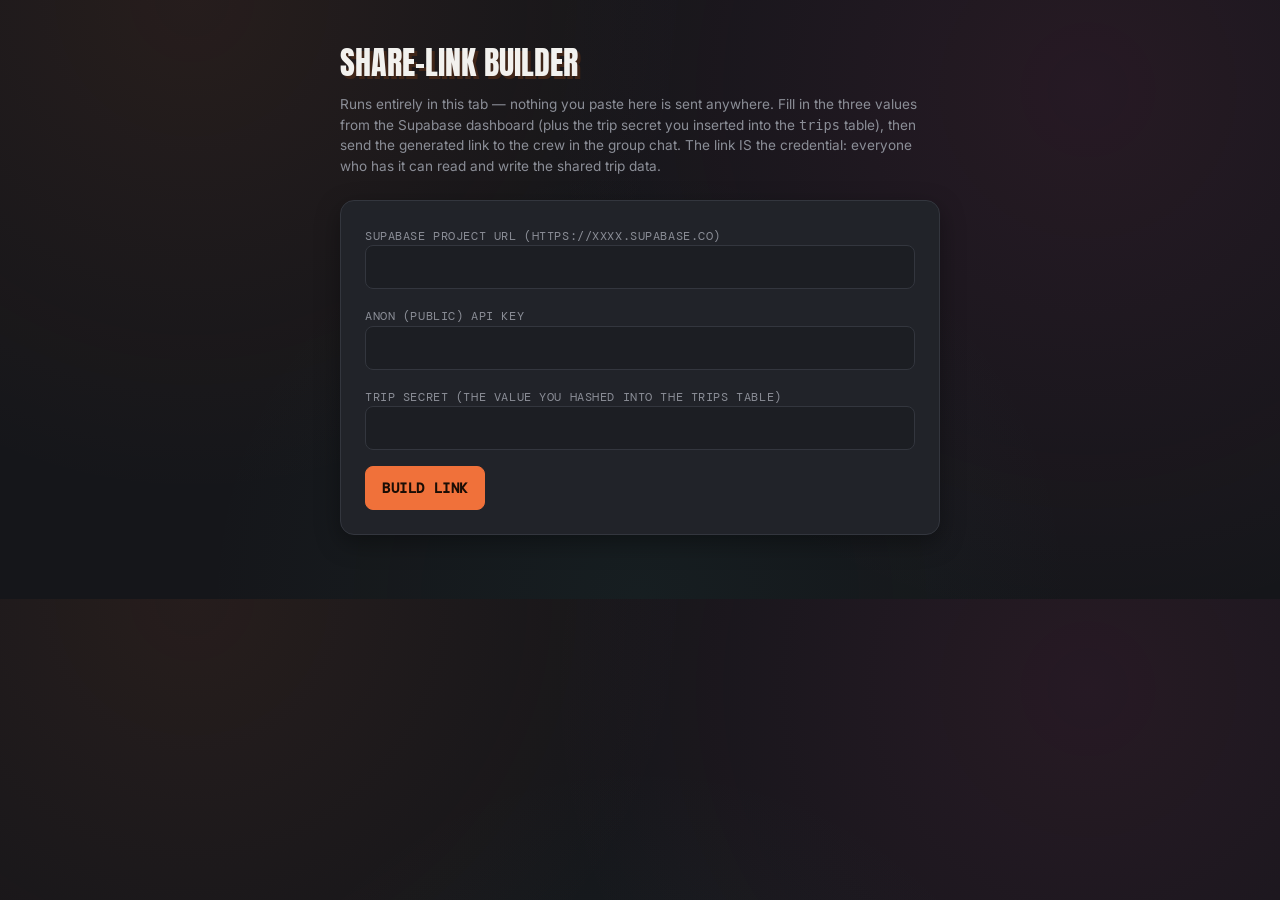
<file: link-builder.html>
<!doctype html>
<html lang="en">
<head>
<meta charset="UTF-8" />
<meta name="viewport" content="width=device-width, initial-scale=1" />
<title>Share-Link Builder (private)</title>
<link rel="stylesheet" href="css/fonts.css?v=13" />
<link rel="stylesheet" href="css/style.css?v=13" />
<meta name="robots" content="noindex" />
</head>
<body>
<main>
<div class="wrap" style="padding-top:3rem;max-width:640px;">
  <h1 class="poster" style="font-size:2rem;">Share-Link Builder</h1>
  <p class="small">Runs entirely in this tab — nothing you paste here is sent anywhere. Fill in the three values from the Supabase dashboard (plus the trip secret you inserted into the <code>trips</code> table), then send the generated link to the crew in the group chat. The link IS the credential: everyone who has it can read and write the shared trip data.</p>

  <div class="card" style="margin-top:1.5rem;">
    <label class="estimate-field" style="display:block;margin-bottom:1rem;">
      <span>Supabase project URL (https://xxxx.supabase.co)</span>
      <input type="text" id="lb-url" style="width:100%;" autocomplete="off" />
    </label>
    <label class="estimate-field" style="display:block;margin-bottom:1rem;">
      <span>Anon (public) API key</span>
      <input type="text" id="lb-key" style="width:100%;" autocomplete="off" />
    </label>
    <label class="estimate-field" style="display:block;margin-bottom:1rem;">
      <span>Trip secret (the value you hashed into the trips table)</span>
      <input type="text" id="lb-secret" style="width:100%;" autocomplete="off" />
    </label>
    <button class="btn btn-primary" id="lb-build">Build link</button>
  </div>

  <div class="card" style="margin-top:1rem;" id="lb-result-card" hidden>
    <span class="small mono">Share this link (long-press / right-click to copy):</span>
    <p class="mono small" id="lb-result" style="word-break:break-all;"></p>
    <button class="btn" id="lb-copy">Copy to clipboard</button>
    <span class="small mono" id="lb-copied"></span>
  </div>
</div>
</main>
<script>
(function () {
  function b64url(str) {
    return btoa(str).replace(/\+/g, "-").replace(/\//g, "_").replace(/=+$/, "");
  }
  document.getElementById("lb-build").addEventListener("click", function () {
    var url = document.getElementById("lb-url").value.trim().replace(/\/+$/, "");
    var key = document.getElementById("lb-key").value.trim();
    var secret = document.getElementById("lb-secret").value.trim();
    if (!url || !key || !secret) {
      alert("All three fields are needed.");
      return;
    }
    var payload = b64url(JSON.stringify({ url: url, key: key, secret: secret }));
    var base = window.location.href.replace(/link-builder\.html.*$/, "");
    var link = base + "#sync=" + payload;
    document.getElementById("lb-result").textContent = link;
    document.getElementById("lb-result-card").hidden = false;
    document.getElementById("lb-copy").onclick = function () {
      navigator.clipboard.writeText(link).then(function () {
        document.getElementById("lb-copied").textContent = "copied ✓";
      });
    };
  });
})();
</script>
</body>
</html>
</file>
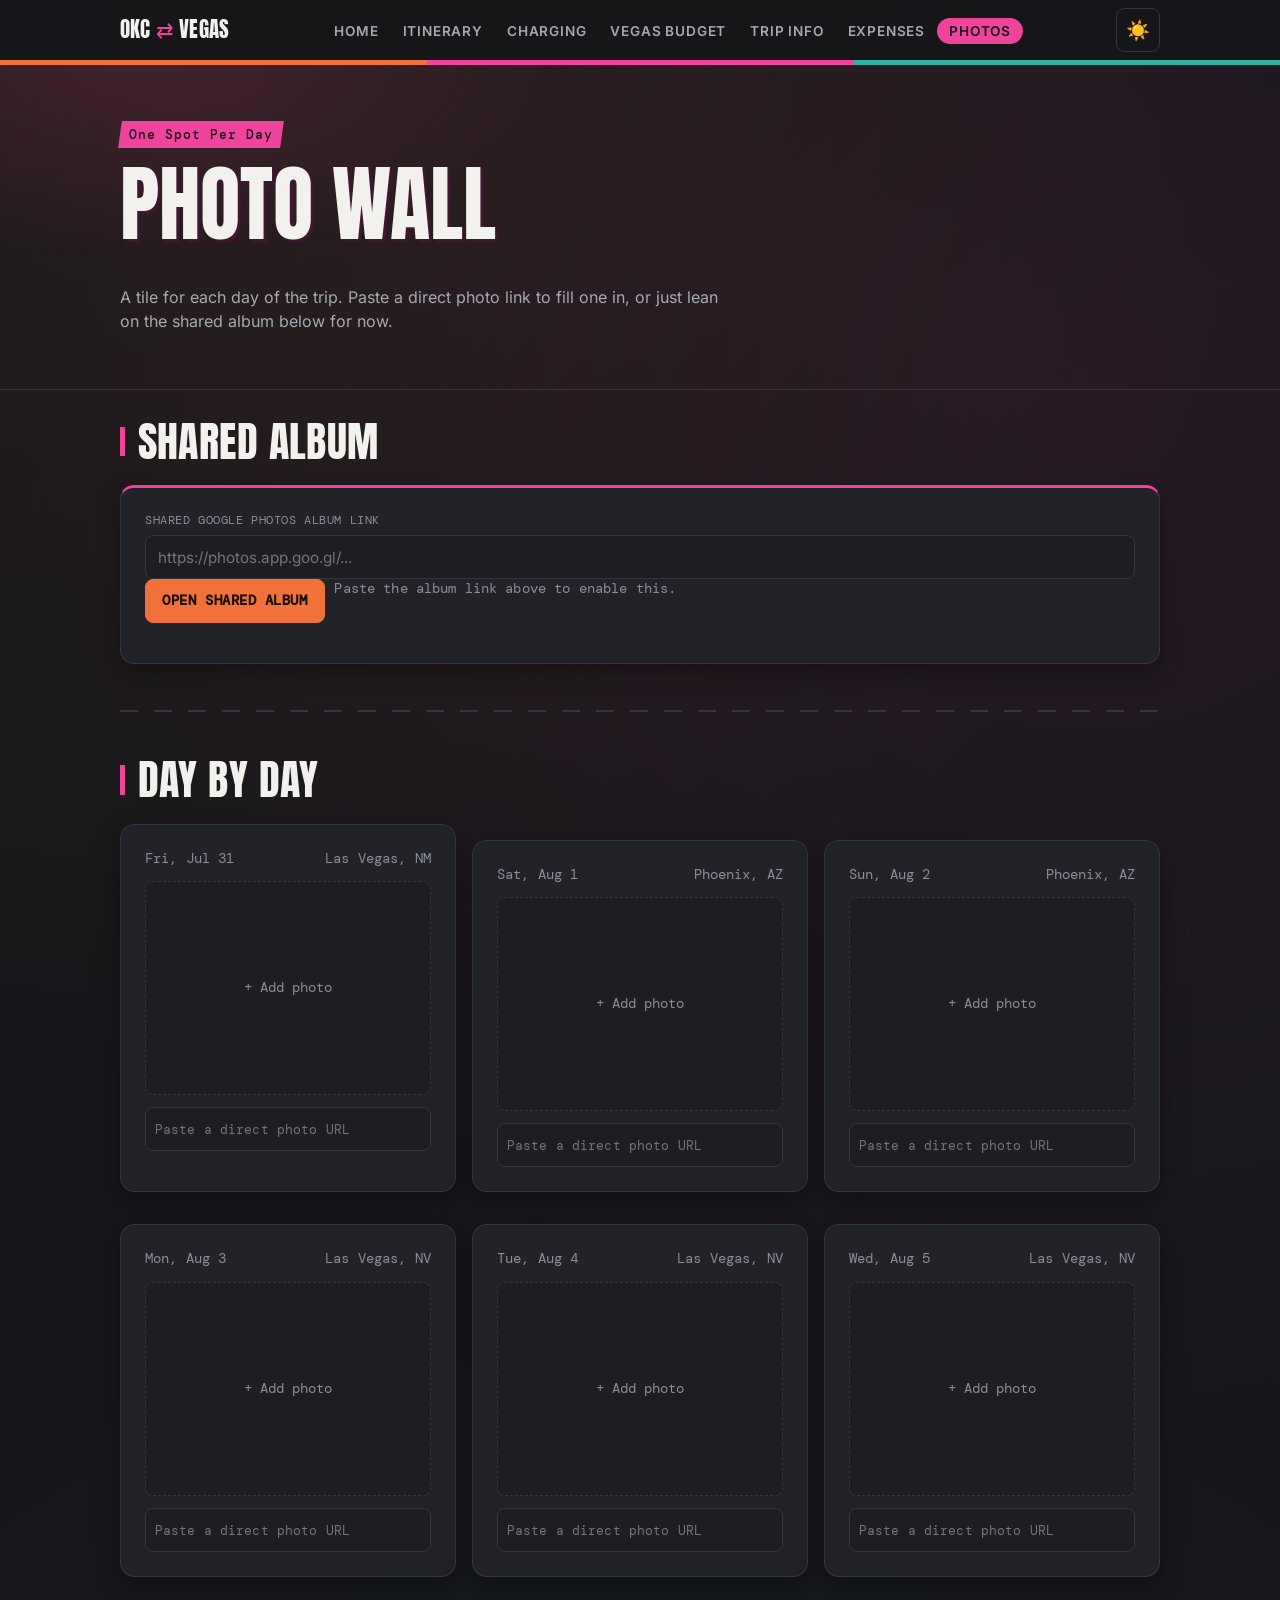
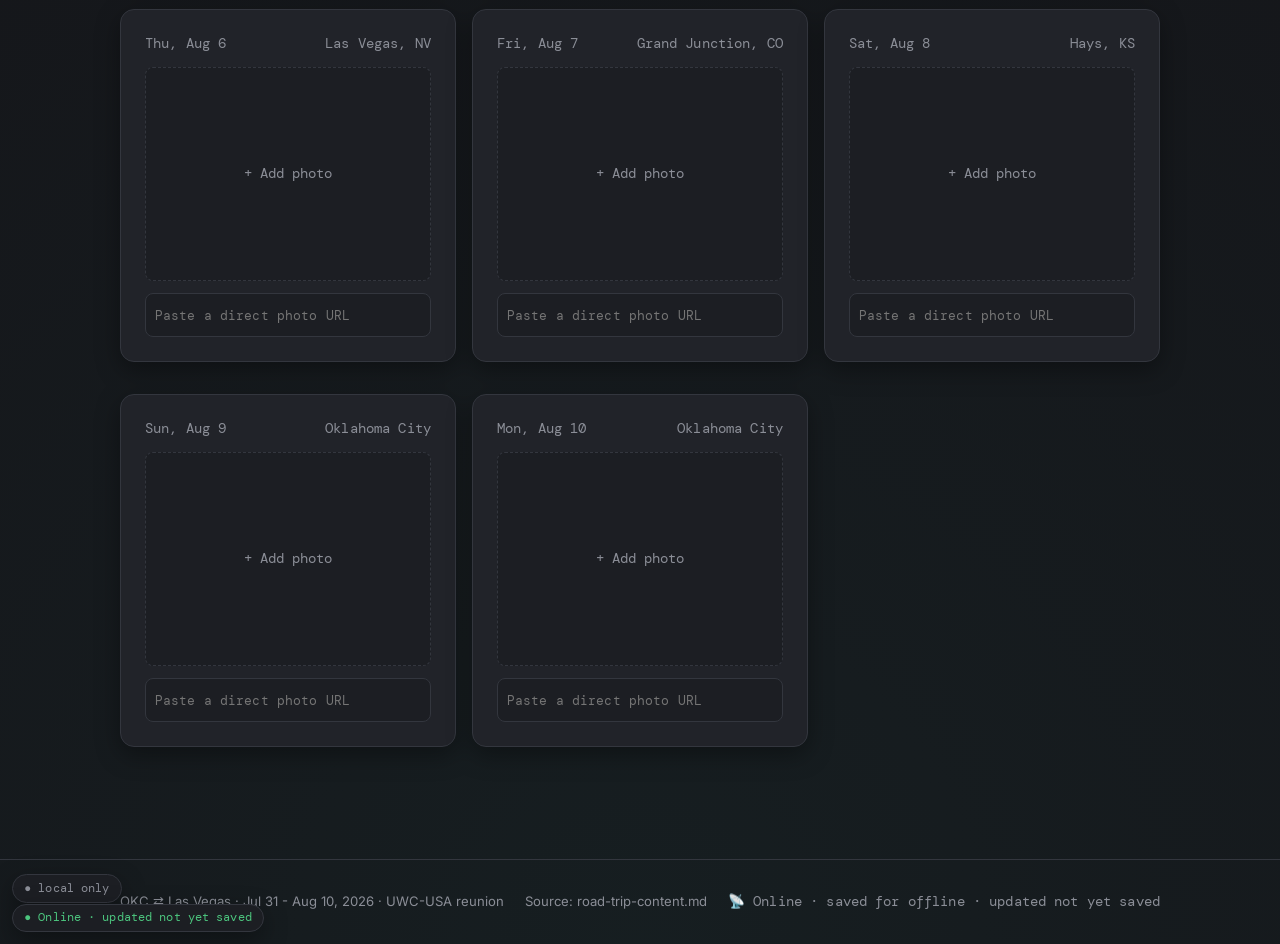
<file: photos.html>
<!doctype html>
<html lang="en">
<head>
<meta charset="UTF-8" />
<meta name="viewport" content="width=device-width, initial-scale=1" />
<title>Photo Wall: OKC ⇄ Vegas</title>
<meta name="description" content="A photo spot for each day of the OKC to Las Vegas road trip, plus a link to the shared album." />
<link rel="stylesheet" href="css/fonts.css?v=13" />
<link rel="stylesheet" href="css/style.css?v=13" />
<link rel="manifest" href="manifest.webmanifest" />
<meta name="theme-color" content="#15161a" />
<link rel="apple-touch-icon" href="icons/apple-touch-icon.png" />
<script>(function(){try{if(localStorage.getItem("roadtrip-sunlight-mode")==="1")document.documentElement.classList.add("sunlight-mode");}catch(e){}})();</script>
</head>
<body class="page-photos">
<div class="page-loader" id="page-loader"></div>

<nav class="site-nav">
  <div class="wrap">
    <a href="index.html" class="brand">OKC <span class="mid">⇄</span> VEGAS</a>
    <ul class="nav-links" id="nav-links">
      <li><a href="index.html">Home</a></li>
      <li><a href="itinerary.html">Itinerary</a></li>
      <li><a href="charging.html">Charging</a></li>
      <li><a href="vegas.html">Vegas Budget</a></li>
      <li><a href="info.html">Trip Info</a></li>
      <li><a href="expenses.html">Expenses</a></li>
      <li><a href="photos.html" aria-current="page">Photos</a></li>
    </ul>
    <div class="nav-controls">
      <button class="sunlight-toggle" id="sunlight-toggle" type="button" aria-pressed="false" aria-label="Toggle sunlight mode: larger text and higher contrast">☀️</button>
      <button class="nav-toggle" aria-label="Toggle menu" aria-expanded="false" aria-controls="nav-links">☰</button>
    </div>
  </div>
</nav>
<div class="route-strip" aria-hidden="true"></div>

<header class="hero">
  <div class="wrap">
    <span class="eyebrow mono"><span>One Spot Per Day</span></span>
    <h1 class="poster">Photo Wall</h1>
    <p style="max-width:600px;">A tile for each day of the trip. Paste a direct photo link to fill one in, or just lean on the shared album below for now.</p>
  </div>
</header>

<main>
<div class="wrap" style="padding-top:2rem;">

  <div class="section" style="padding-top:0;">
    <div class="section-head">
      <h2>Shared Album</h2>
    </div>
    <div class="card card-accent">
      <label class="estimate-field">
        <span>Shared Google Photos album link</span>
        <input type="text" id="album-url" placeholder="https://photos.app.goo.gl/..." />
      </label>
      <div class="btn-row mt-0">
        <a class="btn btn-primary" id="album-open-btn" href="#" target="_blank" rel="noopener noreferrer" aria-disabled="true">Open shared album</a>
        <span class="small mono" id="album-status"></span>
      </div>
    </div>
  </div>

  <div class="section">
    <div class="section-head">
      <h2>Day by Day</h2>
    </div>
    <div class="grid grid-3" id="photo-grid"></div>
  </div>

</div>
</main>

<footer>
  <div class="wrap">
    <span>OKC ⇄ Las Vegas · Jul 31 - Aug 10, 2026 · UWC-USA reunion</span>
    <span>Source: road-trip-content.md</span>
    <span class="small mono" id="offline-status"></span>
  </div>
</footer>

<script src="js/accessibility.js?v=13"></script>
<script src="js/sync.js?v=13"></script>
<script src="js/nav.js?v=13"></script>
<script src="js/sw-register.js?v=13"></script>
<script src="js/transitions.js?v=13"></script>
<script src="js/trip-data.js?v=13"></script>
<script src="js/photos.js?v=13"></script>
</body>
</html>
</file>
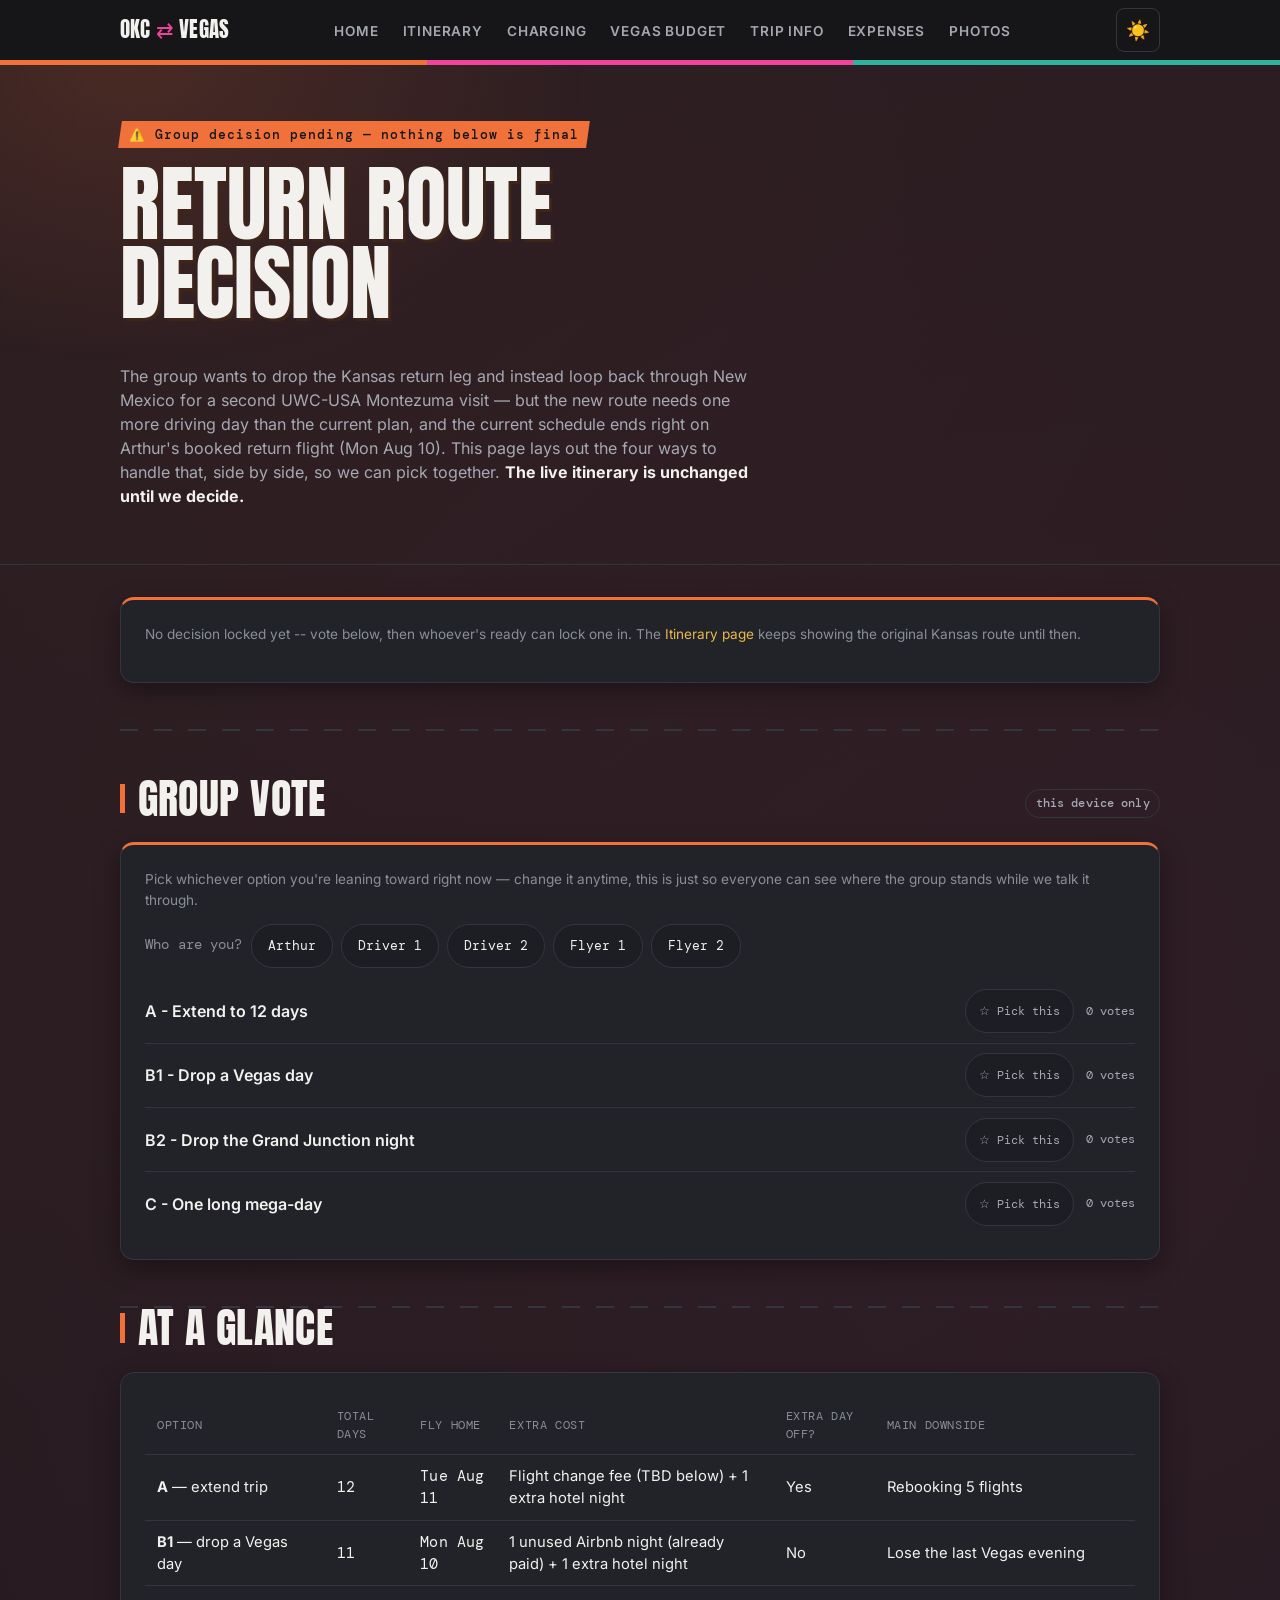
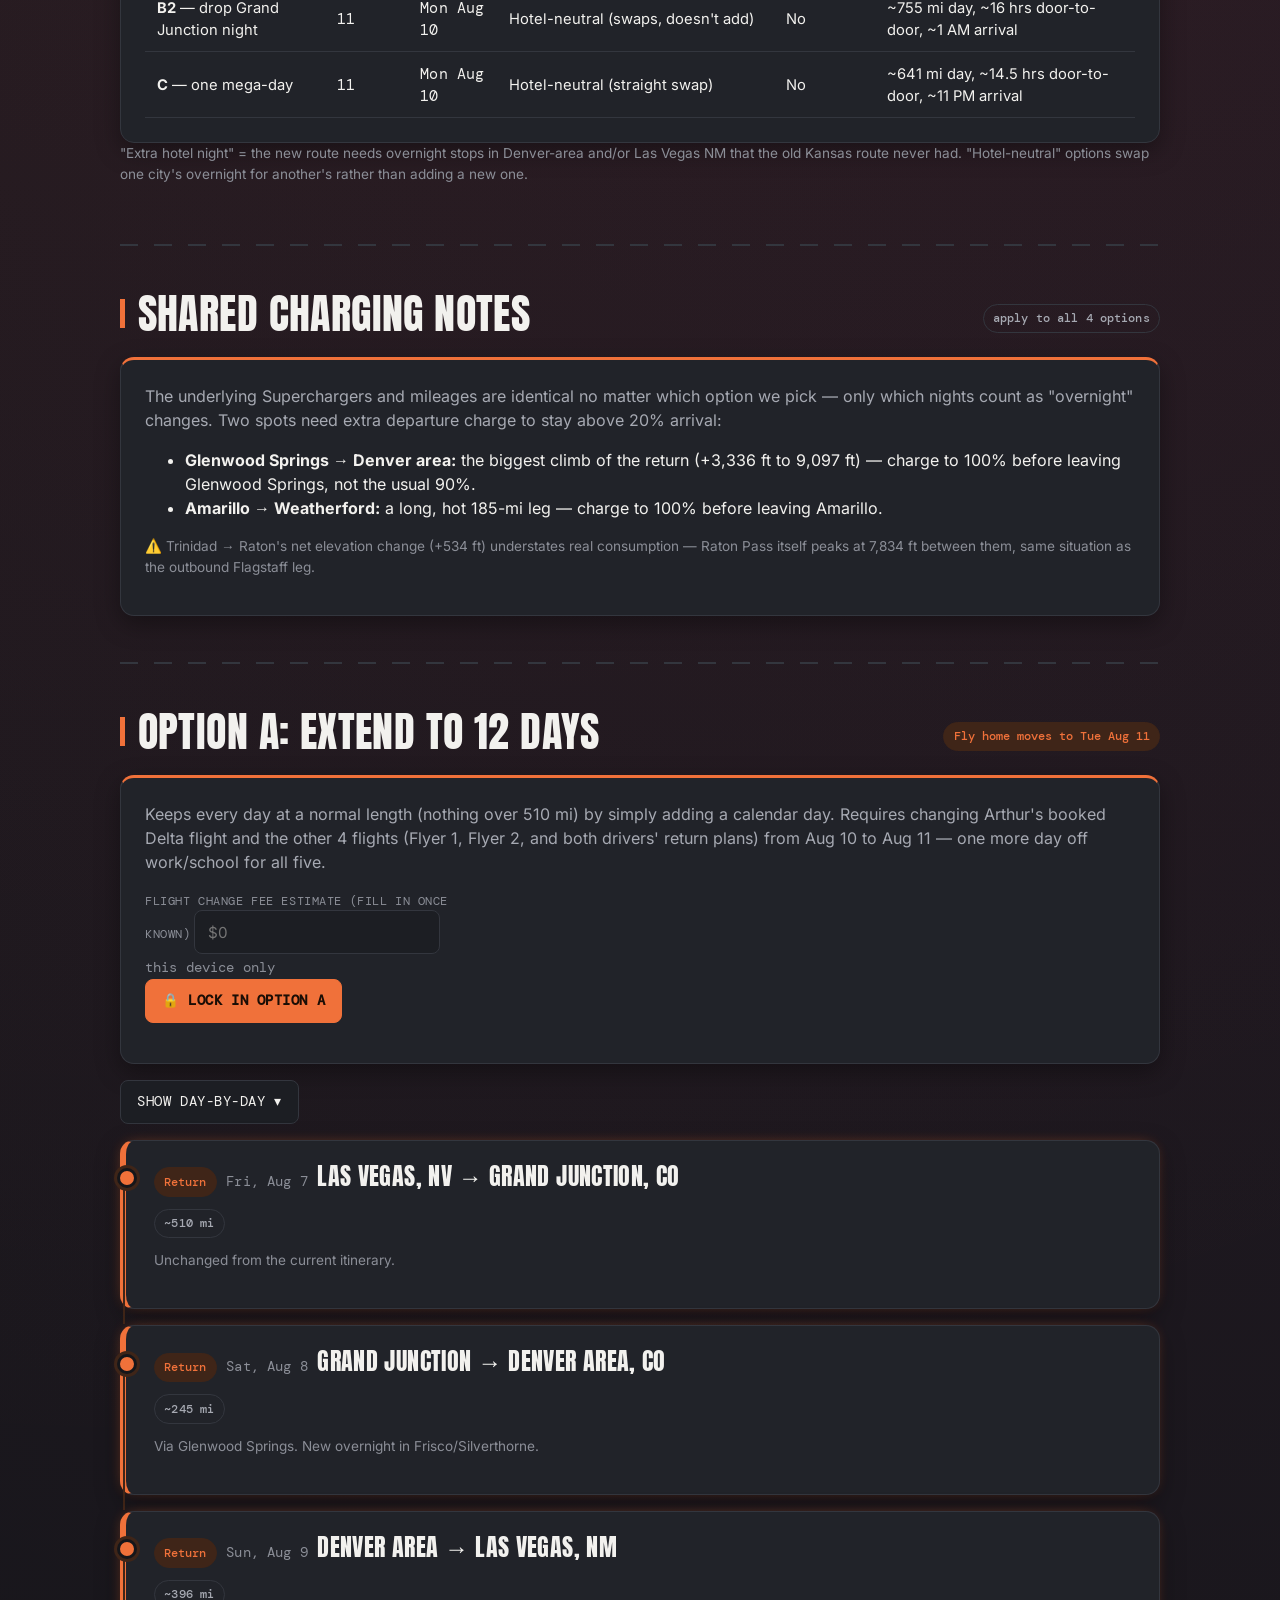
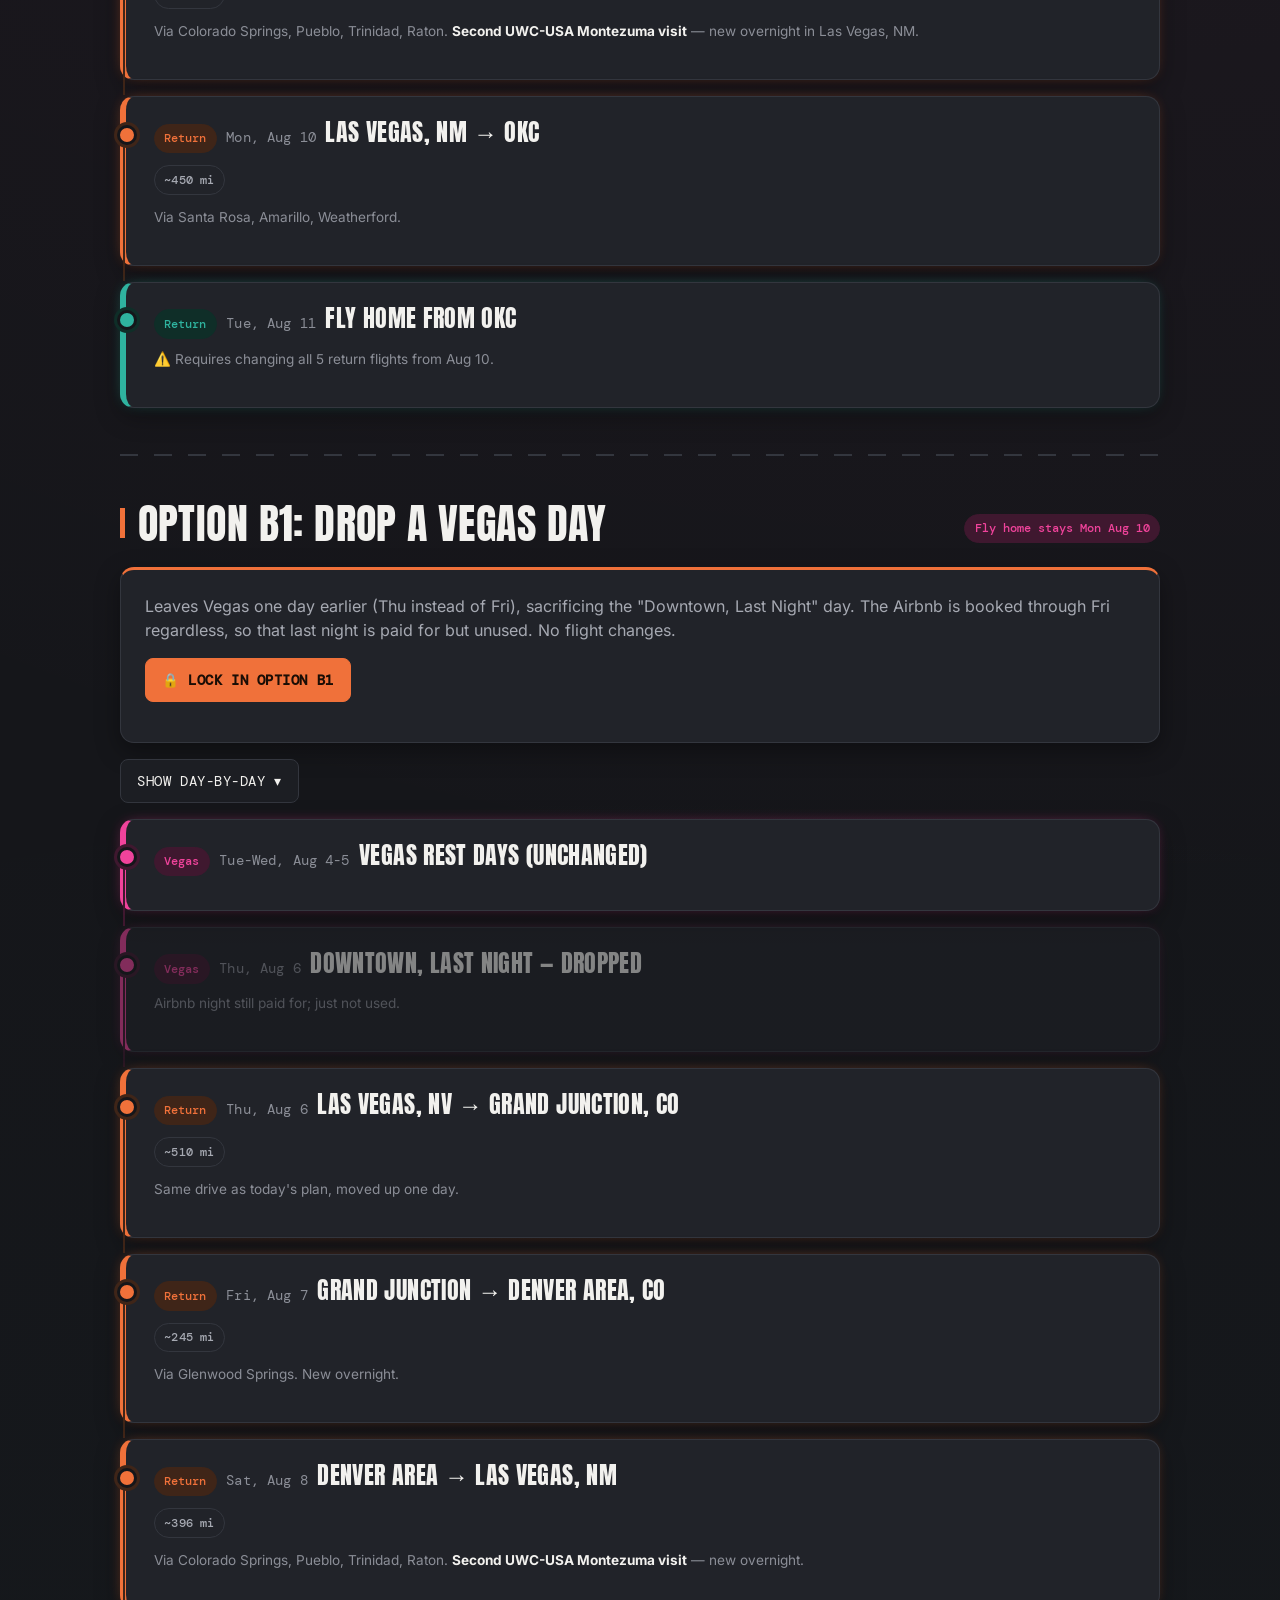
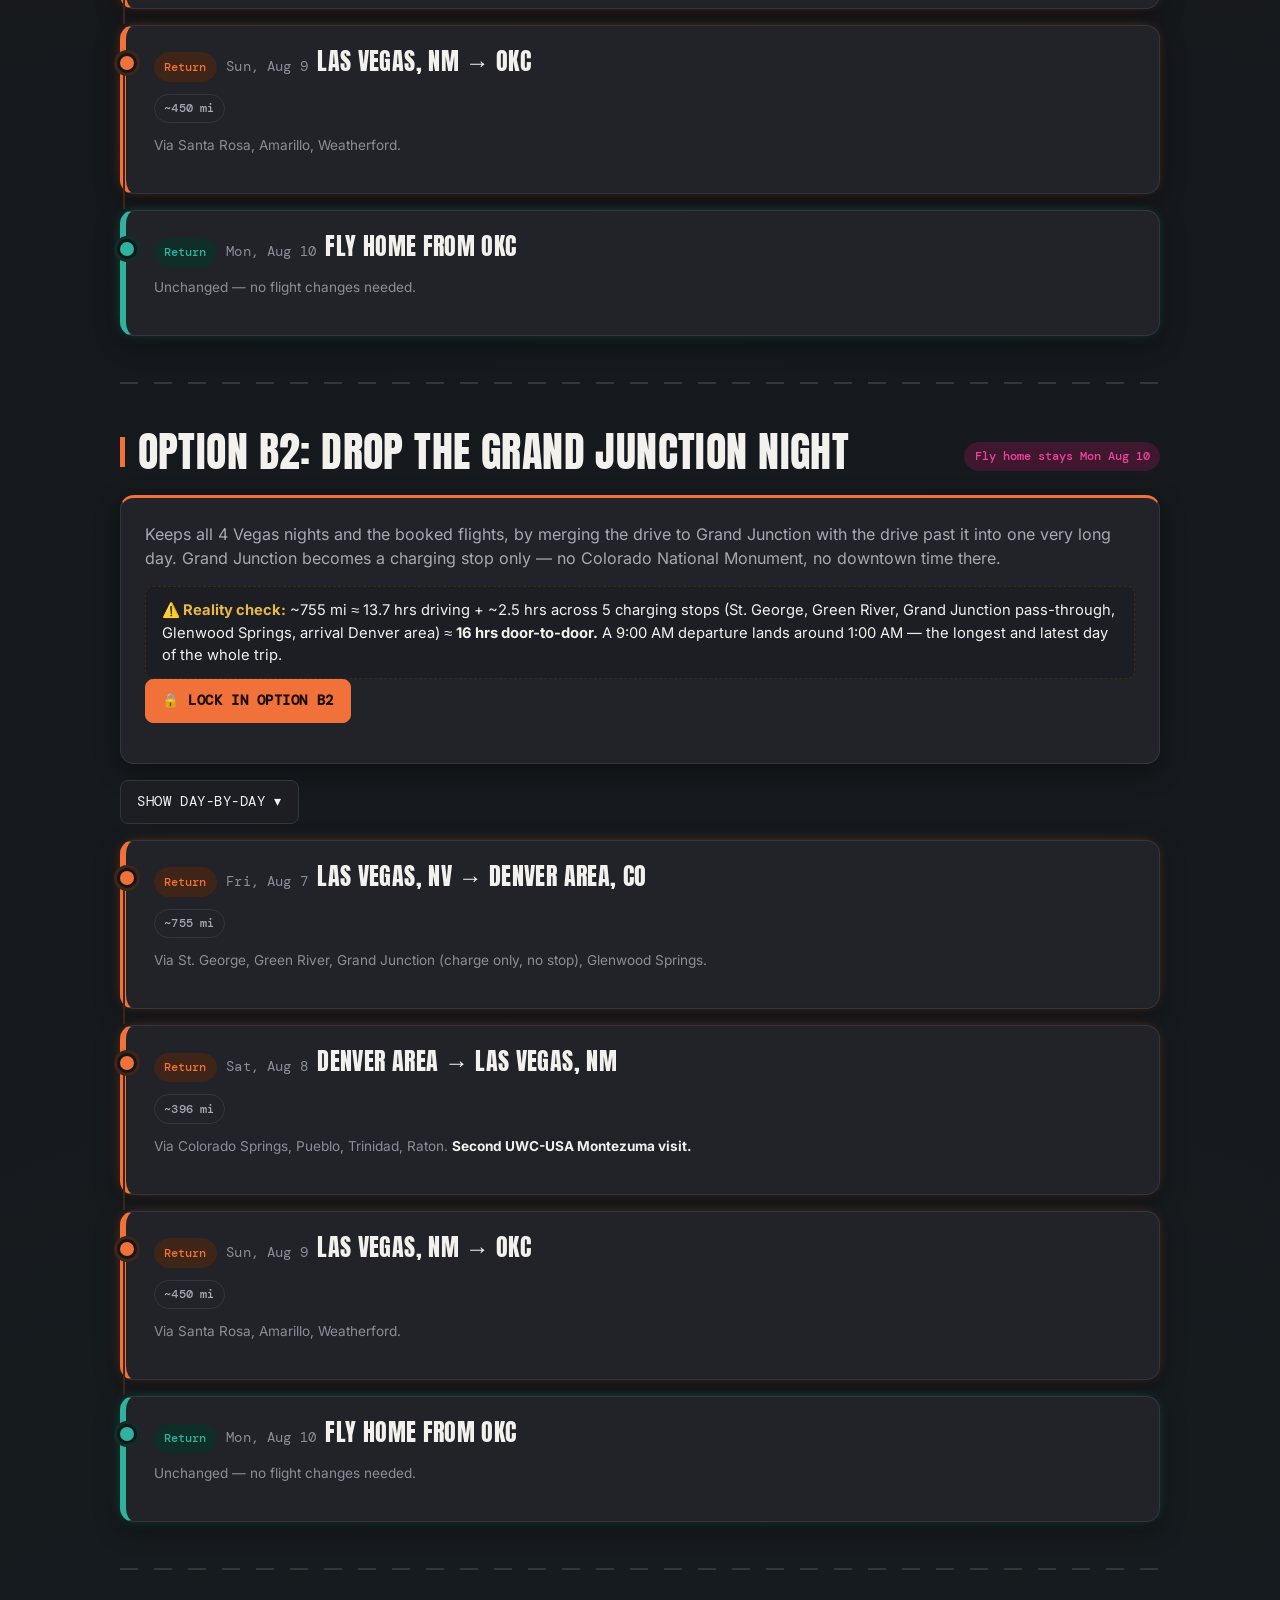
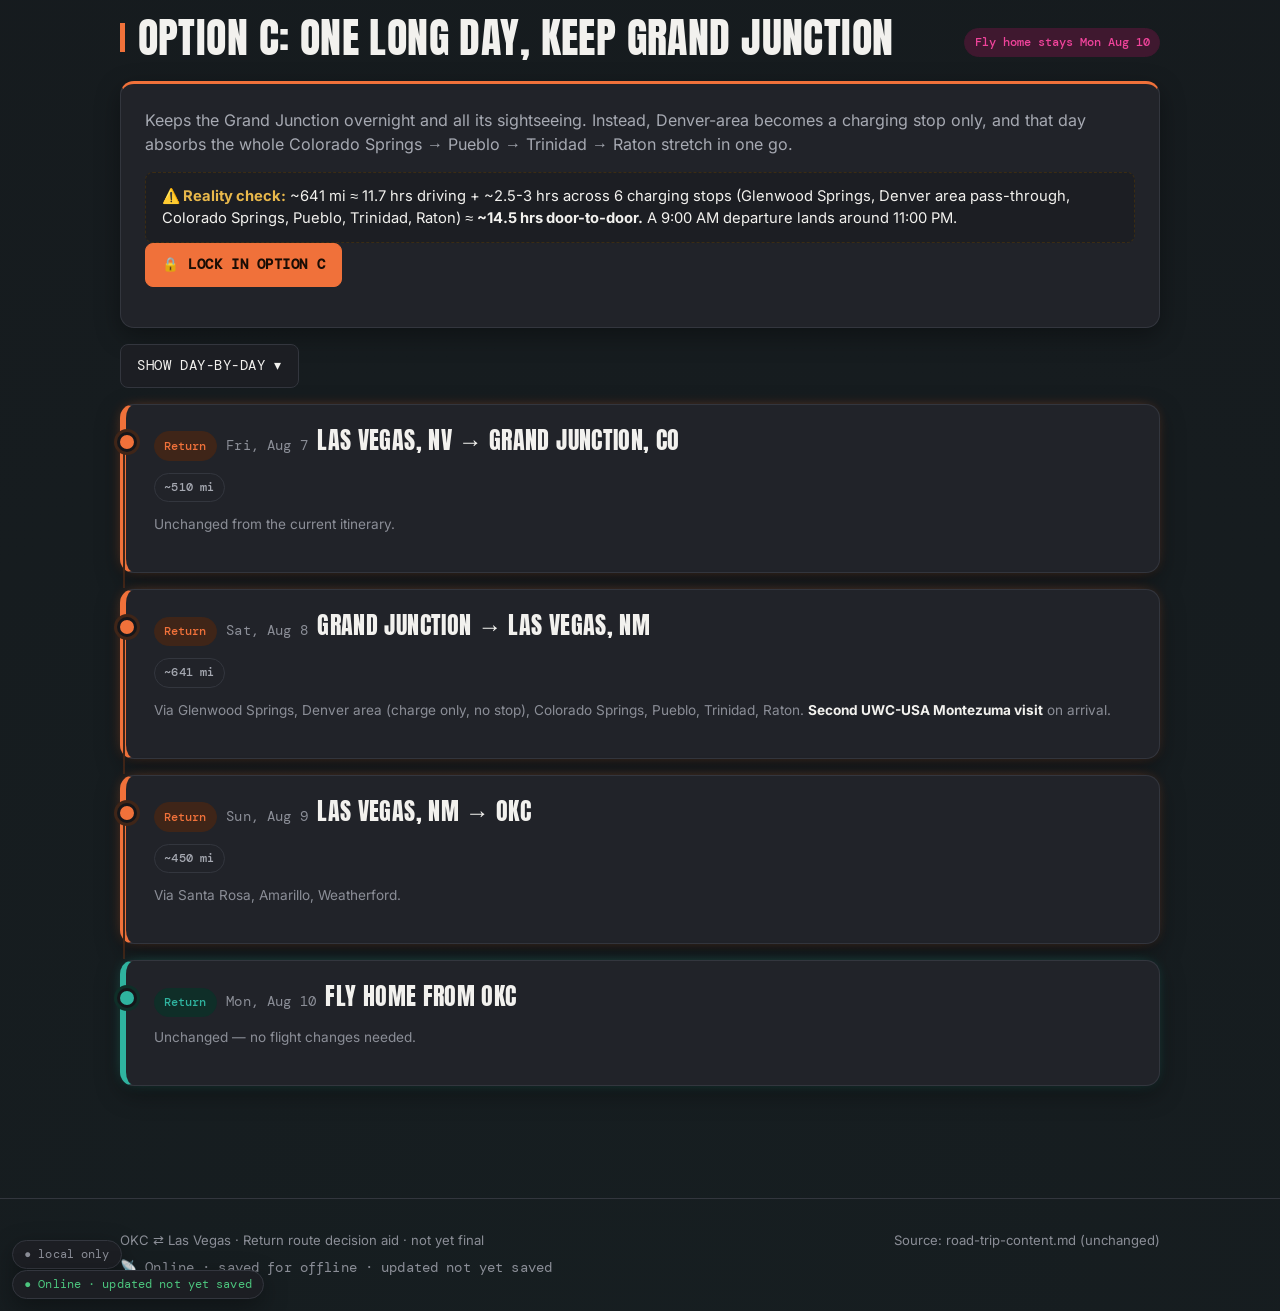
<file: return-route-decision.html>
<!doctype html>
<html lang="en">
<head>
<meta charset="UTF-8" />
<meta name="viewport" content="width=device-width, initial-scale=1" />
<title>Return Route Decision: OKC ⇄ Vegas</title>
<link rel="stylesheet" href="css/fonts.css?v=18" />
<link rel="stylesheet" href="css/style.css?v=18" />
<link rel="manifest" href="manifest.webmanifest" />
<meta name="theme-color" content="#15161a" />
<link rel="apple-touch-icon" href="icons/apple-touch-icon.png" />
<script>(function(){try{if(localStorage.getItem("roadtrip-sunlight-mode")==="1")document.documentElement.classList.add("sunlight-mode");}catch(e){}})();</script>
</head>
<body class="page-itinerary">
<div class="page-loader" id="page-loader"></div>

<nav class="site-nav">
  <div class="wrap">
    <a href="index.html" class="brand">OKC <span class="mid">⇄</span> VEGAS</a>
    <ul class="nav-links" id="nav-links">
      <li><a href="index.html">Home</a></li>
      <li><a href="itinerary.html">Itinerary</a></li>
      <li><a href="charging.html">Charging</a></li>
      <li><a href="vegas.html">Vegas Budget</a></li>
      <li><a href="info.html">Trip Info</a></li>
      <li><a href="expenses.html">Expenses</a></li>
      <li><a href="photos.html">Photos</a></li>
    </ul>
    <div class="nav-controls">
      <button class="sunlight-toggle" id="sunlight-toggle" type="button" aria-pressed="false" aria-label="Toggle sunlight mode: larger text and higher contrast">☀️</button>
      <button class="nav-toggle" aria-label="Toggle menu" aria-expanded="false" aria-controls="nav-links">☰</button>
    </div>
  </div>
</nav>
<div class="route-strip" aria-hidden="true"></div>

<header class="hero">
  <div class="wrap">
    <span class="eyebrow mono"><span>⚠️ Group decision pending — nothing below is final</span></span>
    <h1 class="poster">Return Route<br />Decision</h1>
    <p style="max-width:640px;">The group wants to drop the Kansas return leg and instead loop back through New Mexico for a second UWC-USA Montezuma visit — but the new route needs one more driving day than the current plan, and the current schedule ends right on Arthur's booked return flight (Mon Aug 10). This page lays out the four ways to handle that, side by side, so we can pick together. <strong style="color:var(--text)">The live itinerary is unchanged until we decide.</strong></p>
  </div>
</header>

<main>
<div class="wrap" style="padding-top:2rem;">

  <div class="section" style="padding-top:0;">
    <div class="card card-accent" id="decision-status-card">
      <p class="mt-0 small mono">Loading decision status…</p>
    </div>
  </div>

  <div class="section">
    <div class="section-head">
      <h2>Group Vote</h2>
      <span class="pill mono" id="route-vote-sync-label"></span>
    </div>
    <div class="card card-accent">
      <p class="small mt-0">Pick whichever option you're leaning toward right now — change it anytime, this is just so everyone can see where the group stands while we talk it through.</p>
      <div class="who-row" id="route-vote-who-row"></div>
      <div id="route-vote-rows"></div>
    </div>
  </div>

  <div class="section" style="padding-top:0;">
    <div class="section-head">
      <h2>At a Glance</h2>
    </div>
    <div class="card" style="overflow-x:auto;">
      <table>
        <thead>
          <tr>
            <th>Option</th>
            <th>Total days</th>
            <th>Fly home</th>
            <th>Extra cost</th>
            <th>Extra day off?</th>
            <th>Main downside</th>
          </tr>
        </thead>
        <tbody>
          <tr>
            <td><strong>A</strong> — extend trip</td>
            <td class="mono">12</td>
            <td class="mono">Tue Aug 11</td>
            <td>Flight change fee (TBD below) + 1 extra hotel night</td>
            <td>Yes</td>
            <td>Rebooking 5 flights</td>
          </tr>
          <tr>
            <td><strong>B1</strong> — drop a Vegas day</td>
            <td class="mono">11</td>
            <td class="mono">Mon Aug 10</td>
            <td>1 unused Airbnb night (already paid) + 1 extra hotel night</td>
            <td>No</td>
            <td>Lose the last Vegas evening</td>
          </tr>
          <tr>
            <td><strong>B2</strong> — drop Grand Junction night</td>
            <td class="mono">11</td>
            <td class="mono">Mon Aug 10</td>
            <td>Hotel-neutral (swaps, doesn't add)</td>
            <td>No</td>
            <td>~755 mi day, ~16 hrs door-to-door, ~1 AM arrival</td>
          </tr>
          <tr>
            <td><strong>C</strong> — one mega-day</td>
            <td class="mono">11</td>
            <td class="mono">Mon Aug 10</td>
            <td>Hotel-neutral (straight swap)</td>
            <td>No</td>
            <td>~641 mi day, ~14.5 hrs door-to-door, ~11 PM arrival</td>
          </tr>
        </tbody>
      </table>
    </div>
    <p class="small">"Extra hotel night" = the new route needs overnight stops in Denver-area and/or Las Vegas NM that the old Kansas route never had. "Hotel-neutral" options swap one city's overnight for another's rather than adding a new one.</p>
  </div>

  <div class="section">
    <div class="section-head">
      <h2>Shared charging notes</h2>
      <span class="pill mono">apply to all 4 options</span>
    </div>
    <div class="card card-accent">
      <p class="mt-0">The underlying Superchargers and mileages are identical no matter which option we pick — only which nights count as "overnight" changes. Two spots need extra departure charge to stay above 20% arrival:</p>
      <ul>
        <li><strong style="color:var(--text)">Glenwood Springs → Denver area:</strong> the biggest climb of the return (+3,336 ft to 9,097 ft) — charge to 100% before leaving Glenwood Springs, not the usual 90%.</li>
        <li><strong style="color:var(--text)">Amarillo → Weatherford:</strong> a long, hot 185-mi leg — charge to 100% before leaving Amarillo.</li>
      </ul>
      <p class="small">⚠️ Trinidad → Raton's net elevation change (+534 ft) understates real consumption — Raton Pass itself peaks at 7,834 ft between them, same situation as the outbound Flagstaff leg.</p>
    </div>
  </div>

  <!-- OPTION A -->
  <div class="section" data-option="A">
    <div class="section-head">
      <h2>Option A: Extend to 12 Days</h2>
      <span class="pill pill-outbound">Fly home moves to Tue Aug 11</span>
    </div>
    <div class="card card-accent" style="margin-bottom:1rem;">
      <p class="mt-0">Keeps every day at a normal length (nothing over 510 mi) by simply adding a calendar day. Requires changing Arthur's booked Delta flight and the other 4 flights (Flyer 1, Flyer 2, and both drivers' return plans) from Aug 10 to Aug 11 — one more day off work/school for all five.</p>
      <label class="estimate-field" style="display:block;max-width:320px;">
        <span>Flight change fee estimate (fill in once known)</span>
        <input type="number" id="flight-cost-input" min="0" step="1" placeholder="$0" />
      </label>
      <span class="small mono" id="flight-cost-sync-label"></span>
      <div class="btn-row mt-0">
        <button class="btn btn-primary lock-decision-btn" data-option="A">🔒 Lock in Option A</button>
      </div>
    </div>
    <button class="btn option-toggle-btn" data-option="A" hidden>Show day-by-day ▾</button>
    <div class="option-body">
    <div class="card leg-outbound day-card">
      <div class="day-head"><span class="pill pill-outbound">Return</span><span class="day-date mono">Fri, Aug 7</span><h3 style="margin:0;">Las Vegas, NV → Grand Junction, CO</h3></div>
      <div class="day-stats"><span class="pill mono">~510 mi</span></div>
      <p class="small mt-0">Unchanged from the current itinerary.</p>
    </div>
    <div class="card leg-outbound day-card">
      <div class="day-head"><span class="pill pill-outbound">Return</span><span class="day-date mono">Sat, Aug 8</span><h3 style="margin:0;">Grand Junction → Denver area, CO</h3></div>
      <div class="day-stats"><span class="pill mono">~245 mi</span></div>
      <p class="small mt-0">Via Glenwood Springs. New overnight in Frisco/Silverthorne.</p>
    </div>
    <div class="card leg-outbound day-card">
      <div class="day-head"><span class="pill pill-outbound">Return</span><span class="day-date mono">Sun, Aug 9</span><h3 style="margin:0;">Denver area → Las Vegas, NM</h3></div>
      <div class="day-stats"><span class="pill mono">~396 mi</span></div>
      <p class="small mt-0">Via Colorado Springs, Pueblo, Trinidad, Raton. <strong style="color:var(--text)">Second UWC-USA Montezuma visit</strong> — new overnight in Las Vegas, NM.</p>
    </div>
    <div class="card leg-outbound day-card">
      <div class="day-head"><span class="pill pill-outbound">Return</span><span class="day-date mono">Mon, Aug 10</span><h3 style="margin:0;">Las Vegas, NM → OKC</h3></div>
      <div class="day-stats"><span class="pill mono">~450 mi</span></div>
      <p class="small mt-0">Via Santa Rosa, Amarillo, Weatherford.</p>
    </div>
    <div class="card leg-return day-card">
      <div class="day-head"><span class="pill pill-return">Return</span><span class="day-date mono">Tue, Aug 11</span><h3 style="margin:0;">Fly Home from OKC</h3></div>
      <p class="small mt-0">⚠️ Requires changing all 5 return flights from Aug 10.</p>
    </div>
    </div>
  </div>

  <!-- OPTION B1 -->
  <div class="section" data-option="B1">
    <div class="section-head">
      <h2>Option B1: Drop a Vegas Day</h2>
      <span class="pill pill-vegas">Fly home stays Mon Aug 10</span>
    </div>
    <div class="card card-accent" style="margin-bottom:1rem;">
      <p class="mt-0">Leaves Vegas one day earlier (Thu instead of Fri), sacrificing the "Downtown, Last Night" day. The Airbnb is booked through Fri regardless, so that last night is paid for but unused. No flight changes.</p>
      <div class="btn-row mt-0">
        <button class="btn btn-primary lock-decision-btn" data-option="B1">🔒 Lock in Option B1</button>
      </div>
    </div>
    <button class="btn option-toggle-btn" data-option="B1" hidden>Show day-by-day ▾</button>
    <div class="option-body">
    <div class="card leg-vegas day-card">
      <div class="day-head"><span class="pill pill-vegas">Vegas</span><span class="day-date mono">Tue-Wed, Aug 4-5</span><h3 style="margin:0;">Vegas rest days (unchanged)</h3></div>
    </div>
    <div class="card leg-vegas day-card" style="opacity:0.5;">
      <div class="day-head"><span class="pill pill-vegas">Vegas</span><span class="day-date mono">Thu, Aug 6</span><h3 style="margin:0;">Downtown, Last Night — DROPPED</h3></div>
      <p class="small mt-0">Airbnb night still paid for; just not used.</p>
    </div>
    <div class="card leg-outbound day-card">
      <div class="day-head"><span class="pill pill-outbound">Return</span><span class="day-date mono">Thu, Aug 6</span><h3 style="margin:0;">Las Vegas, NV → Grand Junction, CO</h3></div>
      <div class="day-stats"><span class="pill mono">~510 mi</span></div>
      <p class="small mt-0">Same drive as today's plan, moved up one day.</p>
    </div>
    <div class="card leg-outbound day-card">
      <div class="day-head"><span class="pill pill-outbound">Return</span><span class="day-date mono">Fri, Aug 7</span><h3 style="margin:0;">Grand Junction → Denver area, CO</h3></div>
      <div class="day-stats"><span class="pill mono">~245 mi</span></div>
      <p class="small mt-0">Via Glenwood Springs. New overnight.</p>
    </div>
    <div class="card leg-outbound day-card">
      <div class="day-head"><span class="pill pill-outbound">Return</span><span class="day-date mono">Sat, Aug 8</span><h3 style="margin:0;">Denver area → Las Vegas, NM</h3></div>
      <div class="day-stats"><span class="pill mono">~396 mi</span></div>
      <p class="small mt-0">Via Colorado Springs, Pueblo, Trinidad, Raton. <strong style="color:var(--text)">Second UWC-USA Montezuma visit</strong> — new overnight.</p>
    </div>
    <div class="card leg-outbound day-card">
      <div class="day-head"><span class="pill pill-outbound">Return</span><span class="day-date mono">Sun, Aug 9</span><h3 style="margin:0;">Las Vegas, NM → OKC</h3></div>
      <div class="day-stats"><span class="pill mono">~450 mi</span></div>
      <p class="small mt-0">Via Santa Rosa, Amarillo, Weatherford.</p>
    </div>
    <div class="card leg-return day-card">
      <div class="day-head"><span class="pill pill-return">Return</span><span class="day-date mono">Mon, Aug 10</span><h3 style="margin:0;">Fly Home from OKC</h3></div>
      <p class="small mt-0">Unchanged — no flight changes needed.</p>
    </div>
    </div>
  </div>

  <!-- OPTION B2 -->
  <div class="section" data-option="B2">
    <div class="section-head">
      <h2>Option B2: Drop the Grand Junction Night</h2>
      <span class="pill pill-vegas">Fly home stays Mon Aug 10</span>
    </div>
    <div class="card card-accent" style="margin-bottom:1rem;">
      <p class="mt-0">Keeps all 4 Vegas nights and the booked flights, by merging the drive to Grand Junction with the drive past it into one very long day. Grand Junction becomes a charging stop only — no Colorado National Monument, no downtown time there.</p>
      <div class="callout" style="border-color:var(--gold-dim);">
        <strong style="color:var(--gold)">⚠️ Reality check:</strong> ~755 mi ≈ 13.7 hrs driving + ~2.5 hrs across 5 charging stops (St. George, Green River, Grand Junction pass-through, Glenwood Springs, arrival Denver area) ≈ <strong style="color:var(--text)">16 hrs door-to-door.</strong> A 9:00 AM departure lands around 1:00 AM — the longest and latest day of the whole trip.
      </div>
      <div class="btn-row mt-0">
        <button class="btn btn-primary lock-decision-btn" data-option="B2">🔒 Lock in Option B2</button>
      </div>
    </div>
    <button class="btn option-toggle-btn" data-option="B2" hidden>Show day-by-day ▾</button>
    <div class="option-body">
    <div class="card leg-outbound day-card">
      <div class="day-head"><span class="pill pill-outbound">Return</span><span class="day-date mono">Fri, Aug 7</span><h3 style="margin:0;">Las Vegas, NV → Denver area, CO</h3></div>
      <div class="day-stats"><span class="pill mono">~755 mi</span></div>
      <p class="small mt-0">Via St. George, Green River, Grand Junction (charge only, no stop), Glenwood Springs.</p>
    </div>
    <div class="card leg-outbound day-card">
      <div class="day-head"><span class="pill pill-outbound">Return</span><span class="day-date mono">Sat, Aug 8</span><h3 style="margin:0;">Denver area → Las Vegas, NM</h3></div>
      <div class="day-stats"><span class="pill mono">~396 mi</span></div>
      <p class="small mt-0">Via Colorado Springs, Pueblo, Trinidad, Raton. <strong style="color:var(--text)">Second UWC-USA Montezuma visit.</strong></p>
    </div>
    <div class="card leg-outbound day-card">
      <div class="day-head"><span class="pill pill-outbound">Return</span><span class="day-date mono">Sun, Aug 9</span><h3 style="margin:0;">Las Vegas, NM → OKC</h3></div>
      <div class="day-stats"><span class="pill mono">~450 mi</span></div>
      <p class="small mt-0">Via Santa Rosa, Amarillo, Weatherford.</p>
    </div>
    <div class="card leg-return day-card">
      <div class="day-head"><span class="pill pill-return">Return</span><span class="day-date mono">Mon, Aug 10</span><h3 style="margin:0;">Fly Home from OKC</h3></div>
      <p class="small mt-0">Unchanged — no flight changes needed.</p>
    </div>
    </div>
  </div>

  <!-- OPTION C -->
  <div class="section" data-option="C">
    <div class="section-head">
      <h2>Option C: One Long Day, Keep Grand Junction</h2>
      <span class="pill pill-vegas">Fly home stays Mon Aug 10</span>
    </div>
    <div class="card card-accent" style="margin-bottom:1rem;">
      <p class="mt-0">Keeps the Grand Junction overnight and all its sightseeing. Instead, Denver-area becomes a charging stop only, and that day absorbs the whole Colorado Springs → Pueblo → Trinidad → Raton stretch in one go.</p>
      <div class="callout" style="border-color:var(--gold-dim);">
        <strong style="color:var(--gold)">⚠️ Reality check:</strong> ~641 mi ≈ 11.7 hrs driving + ~2.5-3 hrs across 6 charging stops (Glenwood Springs, Denver area pass-through, Colorado Springs, Pueblo, Trinidad, Raton) ≈ <strong style="color:var(--text)">~14.5 hrs door-to-door.</strong> A 9:00 AM departure lands around 11:00 PM.
      </div>
      <div class="btn-row mt-0">
        <button class="btn btn-primary lock-decision-btn" data-option="C">🔒 Lock in Option C</button>
      </div>
    </div>
    <button class="btn option-toggle-btn" data-option="C" hidden>Show day-by-day ▾</button>
    <div class="option-body">
    <div class="card leg-outbound day-card">
      <div class="day-head"><span class="pill pill-outbound">Return</span><span class="day-date mono">Fri, Aug 7</span><h3 style="margin:0;">Las Vegas, NV → Grand Junction, CO</h3></div>
      <div class="day-stats"><span class="pill mono">~510 mi</span></div>
      <p class="small mt-0">Unchanged from the current itinerary.</p>
    </div>
    <div class="card leg-outbound day-card">
      <div class="day-head"><span class="pill pill-outbound">Return</span><span class="day-date mono">Sat, Aug 8</span><h3 style="margin:0;">Grand Junction → Las Vegas, NM</h3></div>
      <div class="day-stats"><span class="pill mono">~641 mi</span></div>
      <p class="small mt-0">Via Glenwood Springs, Denver area (charge only, no stop), Colorado Springs, Pueblo, Trinidad, Raton. <strong style="color:var(--text)">Second UWC-USA Montezuma visit</strong> on arrival.</p>
    </div>
    <div class="card leg-outbound day-card">
      <div class="day-head"><span class="pill pill-outbound">Return</span><span class="day-date mono">Sun, Aug 9</span><h3 style="margin:0;">Las Vegas, NM → OKC</h3></div>
      <div class="day-stats"><span class="pill mono">~450 mi</span></div>
      <p class="small mt-0">Via Santa Rosa, Amarillo, Weatherford.</p>
    </div>
    <div class="card leg-return day-card">
      <div class="day-head"><span class="pill pill-return">Return</span><span class="day-date mono">Mon, Aug 10</span><h3 style="margin:0;">Fly Home from OKC</h3></div>
      <p class="small mt-0">Unchanged — no flight changes needed.</p>
    </div>
    </div>
  </div>

</div>
</main>

<footer>
  <div class="wrap">
    <span>OKC ⇄ Las Vegas · Return route decision aid · not yet final</span>
    <span>Source: road-trip-content.md (unchanged)</span>
    <span class="small mono" id="offline-status"></span>
  </div>
</footer>

<script src="js/accessibility.js?v=18"></script>
<script src="js/sync.js?v=18"></script>
<script src="js/nav.js?v=18"></script>
<script src="js/sw-register.js?v=18"></script>
<script src="js/transitions.js?v=18"></script>
<script src="js/print.js?v=18"></script>
<script src="js/return-decision.js?v=18"></script>
</body>
</html>
</file>
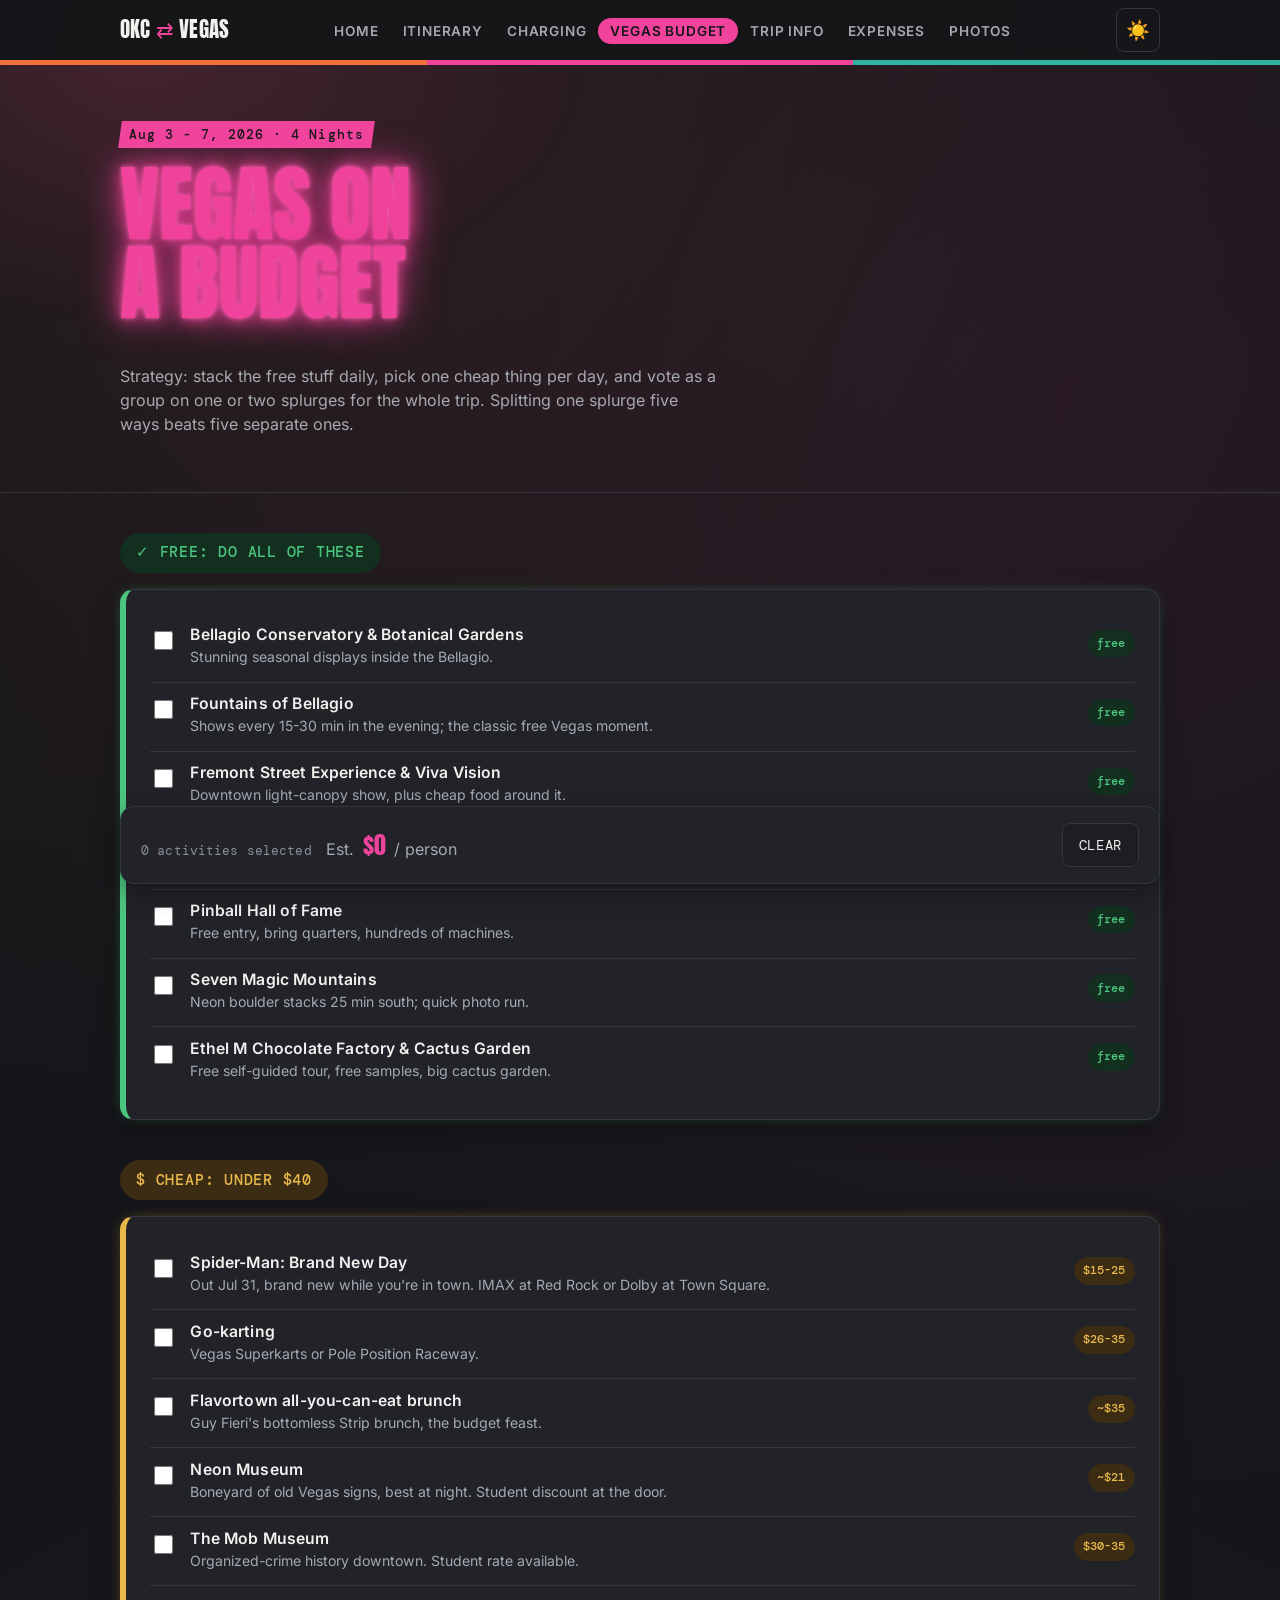
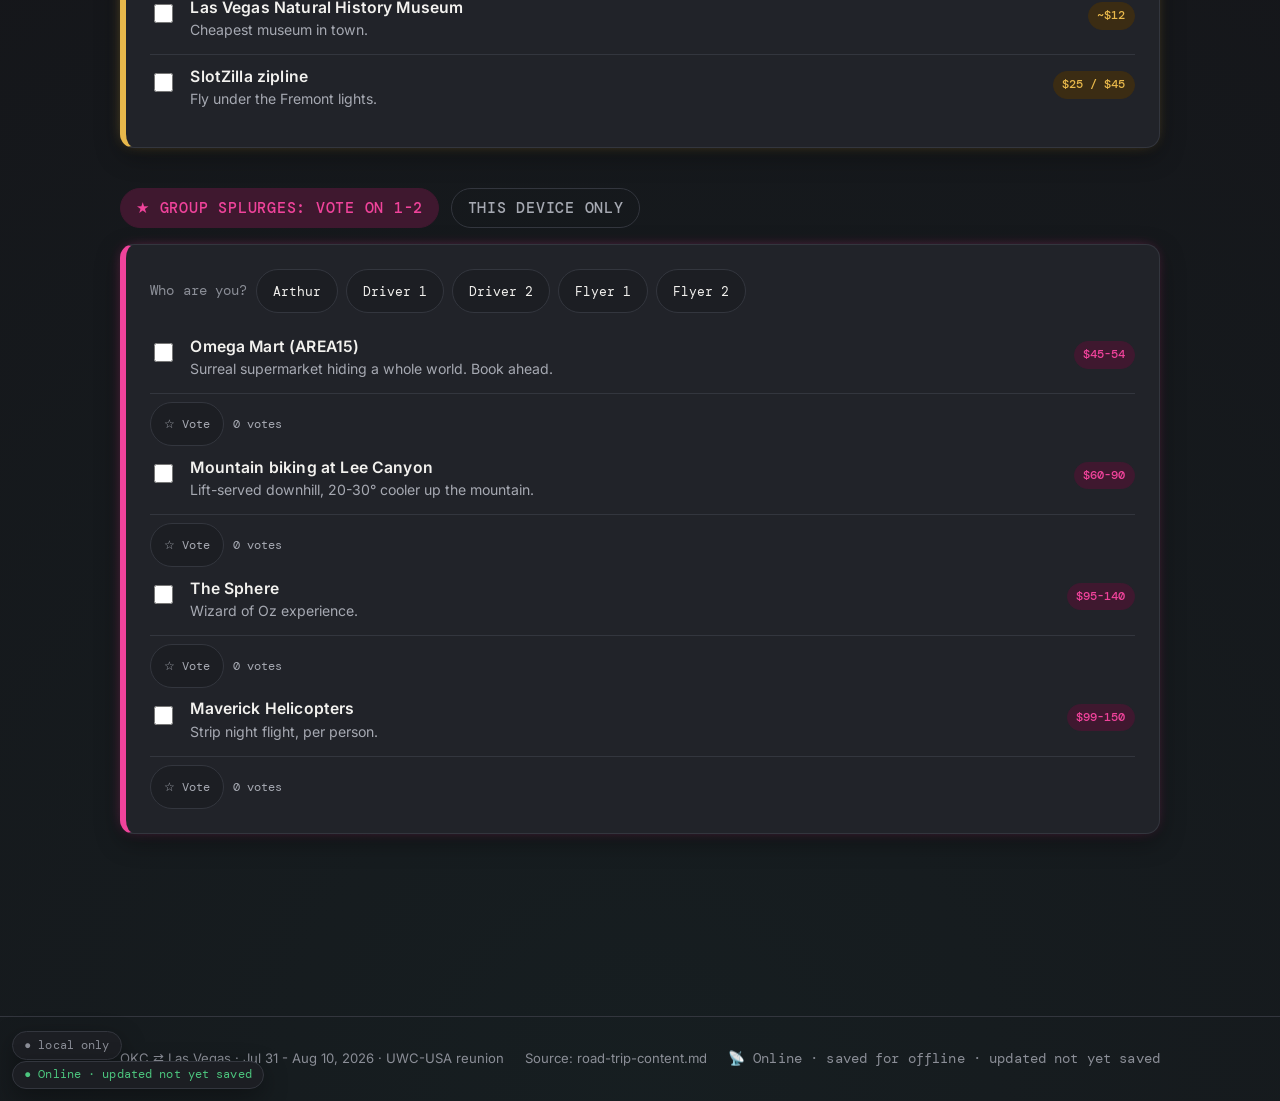
<file: vegas.html>
<!doctype html>
<html lang="en">
<head>
<meta charset="UTF-8" />
<meta name="viewport" content="width=device-width, initial-scale=1" />
<title>Vegas on a Budget: OKC ⇄ Vegas</title>
<link rel="stylesheet" href="css/fonts.css?v=13" />
<link rel="stylesheet" href="css/style.css?v=13" />
<link rel="manifest" href="manifest.webmanifest" />
<meta name="theme-color" content="#15161a" />
<link rel="apple-touch-icon" href="icons/apple-touch-icon.png" />
<script>(function(){try{if(localStorage.getItem("roadtrip-sunlight-mode")==="1")document.documentElement.classList.add("sunlight-mode");}catch(e){}})();</script>
</head>
<body class="page-vegas">
<div class="page-loader" id="page-loader"></div>

<nav class="site-nav">
  <div class="wrap">
    <a href="index.html" class="brand">OKC <span class="mid">⇄</span> VEGAS</a>
    <ul class="nav-links" id="nav-links">
      <li><a href="index.html">Home</a></li>
      <li><a href="itinerary.html">Itinerary</a></li>
      <li><a href="charging.html">Charging</a></li>
      <li><a href="vegas.html" aria-current="page">Vegas Budget</a></li>
      <li><a href="info.html">Trip Info</a></li>
      <li><a href="expenses.html">Expenses</a></li>
      <li><a href="photos.html">Photos</a></li>
    </ul>
    <div class="nav-controls">
      <button class="sunlight-toggle" id="sunlight-toggle" type="button" aria-pressed="false" aria-label="Toggle sunlight mode: larger text and higher contrast">☀️</button>
      <button class="nav-toggle" aria-label="Toggle menu" aria-expanded="false" aria-controls="nav-links">☰</button>
    </div>
  </div>
</nav>
<div class="route-strip" aria-hidden="true"></div>

<header class="hero">
  <div class="wrap">
    <span class="eyebrow mono"><span>Aug 3 - 7, 2026 · 4 Nights</span></span>
    <h1 class="poster neon" style="color:var(--magenta);">Vegas on<br />a Budget</h1>
    <p style="max-width:600px;">Strategy: stack the free stuff daily, pick one cheap thing per day, and vote as a group on one or two splurges for the whole trip. Splitting one splurge five ways beats five separate ones.</p>
  </div>
</header>

<main>
<div class="wrap" style="padding-top:2.5rem;">

  <div class="budget-tier tier-free">
    <div class="budget-tier-head">
      <span class="pill pill-free">✓ Free: do all of these</span>
    </div>
    <div class="card accent-free">
      <label class="budget-item">
        <input type="checkbox" class="budget-check" data-cost="0" />
        <div class="budget-item-body">
          <h4>Bellagio Conservatory &amp; Botanical Gardens</h4>
          <p>Stunning seasonal displays inside the Bellagio.</p>
        </div>
        <span class="budget-price pill pill-free">free</span>
      </label>
      <label class="budget-item">
        <input type="checkbox" class="budget-check" data-cost="0" />
        <div class="budget-item-body">
          <h4>Fountains of Bellagio</h4>
          <p>Shows every 15-30 min in the evening; the classic free Vegas moment.</p>
        </div>
        <span class="budget-price pill pill-free">free</span>
      </label>
      <label class="budget-item">
        <input type="checkbox" class="budget-check" data-cost="0" />
        <div class="budget-item-body">
          <h4>Fremont Street Experience &amp; Viva Vision</h4>
          <p>Downtown light-canopy show, plus cheap food around it.</p>
        </div>
        <span class="budget-price pill pill-free">free</span>
      </label>
      <label class="budget-item">
        <input type="checkbox" class="budget-check" data-cost="0" />
        <div class="budget-item-body">
          <h4>AREA15 entry</h4>
          <p>Free to walk the immersive district with a pre-booked pass; pay only for what you enter.</p>
        </div>
        <span class="budget-price pill pill-free">free</span>
      </label>
      <label class="budget-item">
        <input type="checkbox" class="budget-check" data-cost="0" />
        <div class="budget-item-body">
          <h4>Pinball Hall of Fame</h4>
          <p>Free entry, bring quarters, hundreds of machines.</p>
        </div>
        <span class="budget-price pill pill-free">free</span>
      </label>
      <label class="budget-item">
        <input type="checkbox" class="budget-check" data-cost="0" />
        <div class="budget-item-body">
          <h4>Seven Magic Mountains</h4>
          <p>Neon boulder stacks 25 min south; quick photo run.</p>
        </div>
        <span class="budget-price pill pill-free">free</span>
      </label>
      <label class="budget-item">
        <input type="checkbox" class="budget-check" data-cost="0" />
        <div class="budget-item-body">
          <h4>Ethel M Chocolate Factory &amp; Cactus Garden</h4>
          <p>Free self-guided tour, free samples, big cactus garden.</p>
        </div>
        <span class="budget-price pill pill-free">free</span>
      </label>
    </div>
  </div>

  <div class="budget-tier tier-cheap">
    <div class="budget-tier-head">
      <span class="pill pill-food">$ Cheap: under $40</span>
    </div>
    <div class="card accent-cheap">
      <label class="budget-item">
        <input type="checkbox" class="budget-check" data-cost="20" />
        <div class="budget-item-body">
          <h4>Spider-Man: Brand New Day</h4>
          <p>Out Jul 31, brand new while you're in town. IMAX at Red Rock or Dolby at Town Square.</p>
        </div>
        <span class="budget-price pill pill-food">$15-25</span>
      </label>
      <label class="budget-item">
        <input type="checkbox" class="budget-check" data-cost="30" />
        <div class="budget-item-body">
          <h4>Go-karting</h4>
          <p>Vegas Superkarts or Pole Position Raceway.</p>
        </div>
        <span class="budget-price pill pill-food">$26-35</span>
      </label>
      <label class="budget-item">
        <input type="checkbox" class="budget-check" data-cost="35" />
        <div class="budget-item-body">
          <h4>Flavortown all-you-can-eat brunch</h4>
          <p>Guy Fieri's bottomless Strip brunch, the budget feast.</p>
        </div>
        <span class="budget-price pill pill-food">~$35</span>
      </label>
      <label class="budget-item">
        <input type="checkbox" class="budget-check" data-cost="21" />
        <div class="budget-item-body">
          <h4>Neon Museum</h4>
          <p>Boneyard of old Vegas signs, best at night. Student discount at the door.</p>
        </div>
        <span class="budget-price pill pill-food">~$21</span>
      </label>
      <label class="budget-item">
        <input type="checkbox" class="budget-check" data-cost="32" />
        <div class="budget-item-body">
          <h4>The Mob Museum</h4>
          <p>Organized-crime history downtown. Student rate available.</p>
        </div>
        <span class="budget-price pill pill-food">$30-35</span>
      </label>
      <label class="budget-item">
        <input type="checkbox" class="budget-check" data-cost="12" />
        <div class="budget-item-body">
          <h4>Las Vegas Natural History Museum</h4>
          <p>Cheapest museum in town.</p>
        </div>
        <span class="budget-price pill pill-food">~$12</span>
      </label>
      <label class="budget-item">
        <input type="checkbox" class="budget-check" data-cost="25" />
        <div class="budget-item-body">
          <h4>SlotZilla zipline</h4>
          <p>Fly under the Fremont lights.</p>
        </div>
        <span class="budget-price pill pill-food">$25 / $45</span>
      </label>
    </div>
  </div>

  <div class="budget-tier tier-splurge">
    <div class="budget-tier-head">
      <span class="pill pill-vegas">★ Group splurges: vote on 1-2</span>
      <span class="pill mono" id="vote-sync-label"></span>
    </div>
    <div class="card accent-splurge">
      <div class="who-row" id="vote-who-row"></div>
      <label class="budget-item" data-splurge-id="omega-mart">
        <input type="checkbox" class="budget-check" data-cost="50" />
        <div class="budget-item-body">
          <h4>Omega Mart (AREA15)</h4>
          <p>Surreal supermarket hiding a whole world. Book ahead.</p>
        </div>
        <span class="budget-price pill pill-vegas">$45-54</span>
      </label>
      <label class="budget-item" data-splurge-id="lee-canyon">
        <input type="checkbox" class="budget-check" data-cost="75" />
        <div class="budget-item-body">
          <h4>Mountain biking at Lee Canyon</h4>
          <p>Lift-served downhill, 20-30° cooler up the mountain.</p>
        </div>
        <span class="budget-price pill pill-vegas">$60-90</span>
      </label>
      <label class="budget-item" data-splurge-id="sphere">
        <input type="checkbox" class="budget-check" data-cost="117" />
        <div class="budget-item-body">
          <h4>The Sphere</h4>
          <p>Wizard of Oz experience.</p>
        </div>
        <span class="budget-price pill pill-vegas">$95-140</span>
      </label>
      <label class="budget-item" data-splurge-id="maverick">
        <input type="checkbox" class="budget-check" data-cost="125" />
        <div class="budget-item-body">
          <h4>Maverick Helicopters</h4>
          <p>Strip night flight, per person.</p>
        </div>
        <span class="budget-price pill pill-vegas">$99-150</span>
      </label>
    </div>
  </div>

  <div class="budget-summary" id="budget-summary">
    <div class="budget-summary-inner">
      <div class="budget-summary-figures">
        <span class="budget-summary-count mono" id="budget-summary-count">0 activities selected</span>
        <span class="budget-summary-total">Est. <strong id="budget-total">$0</strong> / person</span>
      </div>
      <button class="btn" id="budget-clear">Clear</button>
    </div>
  </div>

</div>
</main>

<footer>
  <div class="wrap">
    <span>OKC ⇄ Las Vegas · Jul 31 - Aug 10, 2026 · UWC-USA reunion</span>
    <span>Source: road-trip-content.md</span>
    <span class="small mono" id="offline-status"></span>
  </div>
</footer>

<script src="js/accessibility.js?v=13"></script>
<script src="js/sync.js?v=13"></script>
<script src="js/nav.js?v=13"></script>
<script src="js/sw-register.js?v=13"></script>
<script src="js/transitions.js?v=13"></script>
<script src="js/vegas.js?v=13"></script>
</body>
</html>
</file>
<file: css/fonts.css>
/* Self-hosted fonts (latin subsets) so typography works fully offline.
   Downloaded from Google Fonts; Inter is a variable font covering 100-900. */

@font-face {
  font-family: "Anton";
  font-style: normal;
  font-weight: 400;
  font-display: swap;
  src: url("../fonts/anton-400.woff2") format("woff2");
}

@font-face {
  font-family: "DM Mono";
  font-style: normal;
  font-weight: 400;
  font-display: swap;
  src: url("../fonts/dmmono-400.woff2") format("woff2");
}

@font-face {
  font-family: "DM Mono";
  font-style: normal;
  font-weight: 500;
  font-display: swap;
  src: url("../fonts/dmmono-500.woff2") format("woff2");
}

@font-face {
  font-family: "Inter";
  font-style: normal;
  font-weight: 100 900;
  font-display: swap;
  src: url("../fonts/inter-var.woff2") format("woff2");
}
</file>
<file: css/style.css>
/* ============================================================
   OKC ⇄ Vegas Road Trip — design system
   Dark asphalt base, color-coded legs, poster/body/mono type
   ============================================================ */

:root {
  --bg: #15161a;
  --bg-raised: #1c1e23;
  --bg-card: #212329;
  --border: #33363e;

  --text: #f2f1ee;
  --text-dim: #a6a9b2;
  --text-faint: #8b8e97; /* brightened from #6d7078 — the original failed WCAG AA (~3.6:1) at the small sizes it's used at */

  --orange: #f0713a;   /* outbound */
  --magenta: #f0439b;  /* vegas */
  --teal: #2fb39f;     /* return */
  --gold: #e8b84b;     /* food / wingstop */
  --green: #4cc57e;    /* free */

  /* darkened ~15% from the original dim tokens so pill/badge text (accent color
     on -dim background) clears 4.5:1 instead of sitting borderline at ~4.2-4.4 */
  --orange-dim: #3f2518;
  --magenta-dim: #3f182f;
  --teal-dim: #0f2e28;
  --gold-dim: #3b2c13;
  --green-dim: #132f1f;

  --radius: 14px;
  --radius-sm: 8px;
  --shadow: 0 8px 24px rgba(0, 0, 0, 0.35);

  --page-accent: var(--orange);
  --page-accent-dim: var(--orange-dim);

  --font-head: "Anton", "Impact", "Arial Narrow Bold", "Arial Narrow", sans-serif;
  --font-body: "Inter", -apple-system, BlinkMacSystemFont, sans-serif;
  --font-mono: "DM Mono", "SFMono-Regular", Consolas, monospace;
}

/* per-page identity color — set on <body> so nav, hero, and section
   accents shift page to page instead of defaulting to orange everywhere */
body.page-home     { --page-accent: var(--orange);  --page-accent-dim: var(--orange-dim); }
body.page-itinerary{ --page-accent: var(--orange);  --page-accent-dim: var(--orange-dim); }
body.page-charging { --page-accent: var(--gold);    --page-accent-dim: var(--gold-dim); }
body.page-vegas    { --page-accent: var(--magenta); --page-accent-dim: var(--magenta-dim); }
body.page-info     { --page-accent: var(--teal);    --page-accent-dim: var(--teal-dim); }
body.page-expenses { --page-accent: var(--green);   --page-accent-dim: var(--green-dim); }
body.page-photos   { --page-accent: var(--magenta); --page-accent-dim: var(--magenta-dim); }

* {
  box-sizing: border-box;
}

html {
  scroll-behavior: smooth;
}

/* native cross-document view transition — browsers that support it (Chrome/Edge)
   get a real cross-fade between pages for free; unsupported browsers just
   ignore this and fall back to the JS fade below */
@view-transition {
  navigation: auto;
}

/* ---------- page enter/leave (multi-page transitions) ---------- */

body {
  animation: page-enter 0.45s ease both;
}

@keyframes page-enter {
  from { opacity: 0; transform: translateY(8px); }
  to { opacity: 1; transform: translateY(0); }
}

body.page-leaving {
  animation: page-leave 0.18s ease forwards;
}

@keyframes page-leave {
  to { opacity: 0; transform: translateY(-6px); }
}

.page-loader {
  position: fixed;
  top: 0;
  left: 0;
  height: 3px;
  width: 0%;
  z-index: 999;
  background: linear-gradient(90deg, var(--orange), var(--magenta), var(--teal));
  transition: width 0.4s ease, opacity 0.3s ease 0.2s;
  opacity: 1;
}

.page-loader.done {
  width: 100%;
  opacity: 0;
}

@media (prefers-reduced-motion: reduce) {
  body, body.page-leaving {
    animation: none;
  }
  .page-loader {
    display: none;
  }
}

body {
  margin: 0;
  overflow-x: hidden;
  background: var(--bg);
  background-image:
    radial-gradient(circle at 15% 0%, rgba(240, 113, 58, 0.08), transparent 40%),
    radial-gradient(circle at 85% 15%, rgba(240, 67, 155, 0.08), transparent 45%),
    radial-gradient(circle at 50% 100%, rgba(47, 179, 159, 0.05), transparent 50%);
  color: var(--text);
  font-family: var(--font-body);
  line-height: 1.5;
  -webkit-font-smoothing: antialiased;
}

h1, h2, h3, h4 {
  font-family: var(--font-head);
  font-weight: 400;
  letter-spacing: 0.01em;
  text-transform: uppercase;
  line-height: 0.95;
  margin: 0 0 0.5em;
  overflow-wrap: break-word;
}

p, .route-line, .callout, .stop-food, .stop-do {
  overflow-wrap: break-word;
}

h1 { font-size: clamp(2.6rem, 9vw, 5.2rem); letter-spacing: 0; }
h2 { font-size: clamp(1.8rem, 5vw, 2.6rem); }
h3 { font-size: 1.2rem; letter-spacing: 0.015em; }

/* poster treatment for hero titles — layered stroke gives it a
   printed/vinyl-decal feel instead of a plain bold web font */
.poster {
  text-shadow: 3px 3px 0 var(--page-accent-dim);
}

p { margin: 0 0 1em; color: var(--text-dim); }

a { color: var(--gold); text-decoration: none; }
a:hover { text-decoration: underline; }

.mono {
  font-family: var(--font-mono);
  letter-spacing: 0.01em;
}

/* ---------- layout shells ---------- */

.wrap {
  max-width: 1080px;
  margin: 0 auto;
  padding: 0 1.25rem;
}

main {
  padding-bottom: 4rem;
}

/* ---------- nav ---------- */

.site-nav {
  position: sticky;
  top: 0;
  z-index: 50;
  background: rgba(21, 22, 26, 0.92);
  backdrop-filter: blur(8px);
}

/* route strip — the outbound/vegas/return color code, printed as a
   literal stripe under the nav on every page so it reads as one system */
.route-strip {
  position: sticky;
  top: 60px;
  z-index: 49;
  height: 5px;
  background: linear-gradient(
    90deg,
    var(--orange) 0%, var(--orange) 33.33%,
    var(--magenta) 33.33%, var(--magenta) 66.66%,
    var(--teal) 66.66%, var(--teal) 100%
  );
}

.site-nav .wrap {
  display: flex;
  align-items: center;
  justify-content: space-between;
  height: 60px;
}

.brand {
  font-family: var(--font-head);
  text-transform: uppercase;
  font-size: 1.3rem;
  letter-spacing: 0.01em;
  color: var(--text);
  white-space: nowrap;
}

.brand span { color: var(--orange); }
.brand .mid { color: var(--magenta); }

.nav-links {
  display: flex;
  gap: 1.5rem;
  list-style: none;
  margin: 0;
  padding: 0;
}

.nav-links a {
  color: var(--text-dim);
  font-size: 0.85rem;
  text-transform: uppercase;
  letter-spacing: 0.06em;
  font-weight: 600;
}

.nav-links a:hover,
.nav-links a[aria-current="page"] {
  color: var(--text);
  text-decoration: none;
}

.nav-links a[aria-current="page"] {
  color: var(--bg);
  background: var(--page-accent);
  border-radius: 999px;
  padding: 0.4em 0.9em;
  margin: -0.4em -0.9em;
}

.nav-controls {
  display: flex;
  align-items: center;
  gap: 0.5rem;
  flex-shrink: 0;
}

.sunlight-toggle {
  display: inline-flex;
  align-items: center;
  justify-content: center;
  background: none;
  border: 1px solid var(--border);
  border-radius: var(--radius-sm);
  color: var(--text);
  width: 44px;
  height: 44px;
  font-size: 1.2rem;
  cursor: pointer;
  padding: 0;
}

.sunlight-toggle[aria-pressed="true"] {
  background: var(--page-accent);
  border-color: var(--page-accent);
}

.nav-toggle {
  display: none;
  background: none;
  border: 1px solid var(--border);
  border-radius: var(--radius-sm);
  color: var(--text);
  width: 44px;
  height: 44px;
  font-size: 1.2rem;
  cursor: pointer;
}

@media (max-width: 760px) {
  .nav-toggle { display: block; }

  .nav-links {
    position: absolute;
    top: 60px;
    left: 0;
    right: 0;
    flex-direction: column;
    gap: 0;
    background: var(--bg-raised);
    border-bottom: 1px solid var(--border);
    max-height: 0;
    overflow: hidden;
    transition: max-height 0.25s ease;
  }

  .nav-links.open {
    max-height: 400px;
  }

  .nav-links a {
    display: block;
    padding: 0.9rem 1.25rem;
    border-bottom: 1px solid var(--border);
  }

  .nav-links a[aria-current="page"] {
    color: var(--text);
    background: var(--page-accent-dim);
    border-radius: 0;
    margin: 0;
    border-bottom: 1px solid var(--border);
    border-left: 3px solid var(--page-accent);
    padding: 0.9rem 1.25rem 0.9rem calc(1.25rem - 3px);
  }
}

/* ---------- hero ---------- */

.hero {
  padding: 3.5rem 0 2.5rem;
  border-bottom: 1px solid var(--border);
  position: relative;
  overflow: hidden;
}

.hero::before {
  content: "";
  position: absolute;
  inset: 0;
  background: radial-gradient(ellipse 60% 100% at 10% 0%, color-mix(in srgb, var(--page-accent) 14%, transparent), transparent 60%);
  pointer-events: none;
}

.hero .wrap { position: relative; }

.hero .eyebrow {
  display: inline-flex;
  align-items: center;
  gap: 0.5em;
  max-width: 100%;
  font-family: var(--font-mono);
  font-weight: 500;
  color: var(--bg);
  background: var(--page-accent);
  padding: 0.3em 0.7em;
  transform: skew(-8deg);
  font-size: 0.8rem;
  letter-spacing: 0.08em;
  margin-bottom: 1rem;
}

.hero .eyebrow span {
  display: inline-block;
  min-width: 0;
  white-space: normal;
  transform: skew(8deg);
}

.hero-meta {
  display: flex;
  flex-wrap: wrap;
  gap: 0.6rem;
  margin-top: 1.25rem;
}

/* ---------- badges / pills ---------- */

.pill {
  display: inline-flex;
  align-items: center;
  gap: 0.4em;
  font-family: var(--font-mono);
  font-weight: 500;
  font-size: 0.78rem;
  padding: 0.35em 0.75em;
  border-radius: 999px;
  border: 1px solid var(--border);
  color: var(--text-dim);
  white-space: nowrap;
}

.pill-outbound { color: var(--orange); border-color: var(--orange-dim); background: var(--orange-dim); }
.pill-vegas    { color: var(--magenta); border-color: var(--magenta-dim); background: var(--magenta-dim); }
.pill-return   { color: var(--teal); border-color: var(--teal-dim); background: var(--teal-dim); }
.pill-food     { color: var(--gold); border-color: var(--gold-dim); background: var(--gold-dim); }
.pill-free     { color: var(--green); border-color: var(--green-dim); background: var(--green-dim); }
.pill-charging   { color: var(--teal); border-color: var(--teal-dim); background: var(--teal-dim); }
.pill-lodging    { color: var(--magenta); border-color: var(--magenta-dim); background: var(--magenta-dim); }
.pill-tolls      { color: var(--orange); border-color: var(--orange-dim); background: var(--orange-dim); }
.pill-activities { color: var(--green); border-color: var(--green-dim); background: var(--green-dim); }

/* ---------- cards ---------- */

.card {
  background: var(--bg-card);
  border: 1px solid var(--border);
  border-radius: var(--radius);
  padding: 1.5rem;
  box-shadow: var(--shadow);
}

/* thin top accent in the page's identity color — for cards that aren't
   tied to a specific outbound/vegas/return leg but should still carry
   the page's color through the body copy, not just the nav/hero */
.card-accent {
  border-top: 3px solid var(--page-accent);
}

.card + .card { margin-top: 1rem; }

.grid {
  display: grid;
  gap: 1rem;
}

.grid-2 { grid-template-columns: repeat(2, 1fr); }
.grid-3 { grid-template-columns: repeat(3, 1fr); }

@media (max-width: 760px) {
  .grid-2, .grid-3 { grid-template-columns: 1fr; }
}

.section {
  position: relative;
  padding: 3rem 0;
}

/* dashed road-line divider between sections, site-wide, instead of a flat border */
.section:not(:last-of-type)::after {
  content: "";
  position: absolute;
  left: 0;
  right: 0;
  bottom: 0;
  height: 2px;
  background-image: repeating-linear-gradient(
    90deg,
    var(--border) 0, var(--border) 18px,
    transparent 18px, transparent 34px
  );
}

/* ---------- leg accent border ---------- */

.leg-outbound { border-left: 6px solid var(--orange); box-shadow: var(--shadow), -1px 0 16px -8px var(--orange); }
.leg-vegas    { border-left: 6px solid var(--magenta); box-shadow: var(--shadow), -1px 0 16px -8px var(--magenta); }
.leg-return   { border-left: 6px solid var(--teal); box-shadow: var(--shadow), -1px 0 16px -8px var(--teal); }

/* spectrum border — for content that spans the whole trip rather than
   one leg (e.g. the Tesla playbook), a gradient stands in for a single color */
.leg-spectrum {
  border-left: 6px solid transparent;
  border-image: linear-gradient(180deg, var(--orange), var(--magenta), var(--teal)) 1 100%;
}

/* budget-tier accents (vegas page) — same treatment as leg-*, keyed to
   the free/cheap/splurge color coding from the design notes */
.accent-free    { border-left: 6px solid var(--green); box-shadow: var(--shadow), -1px 0 16px -8px var(--green); }
.accent-cheap   { border-left: 6px solid var(--gold); box-shadow: var(--shadow), -1px 0 16px -8px var(--gold); }
.accent-splurge { border-left: 6px solid var(--magenta); box-shadow: var(--shadow), -1px 0 16px -8px var(--magenta); }

/* ---------- road divider ---------- */

.road-divider {
  height: 2px;
  margin: 0;
  background-image: repeating-linear-gradient(
    90deg,
    var(--border) 0, var(--border) 18px,
    transparent 18px, transparent 34px
  );
  border: none;
}

/* ---------- day card (itinerary) ---------- */

.day-card {
  position: relative;
  padding-left: 1.75rem;
}

/* timeline node — a lit dot on the colored rail, like a stop on a route map */
.day-card::before {
  content: "";
  position: absolute;
  left: -9px;
  top: 1.7rem;
  width: 14px;
  height: 14px;
  border-radius: 50%;
  background: var(--border);
  border: 3px solid var(--bg);
  z-index: 1;
}

.leg-outbound.day-card::before { background: var(--orange); box-shadow: 0 0 0 3px var(--orange-dim); }
.leg-vegas.day-card::before    { background: var(--magenta); box-shadow: 0 0 0 3px var(--magenta-dim); }
.leg-return.day-card::before   { background: var(--teal); box-shadow: 0 0 0 3px var(--teal-dim); }

/* rail connector — bridges the gap to the next day so the dots read as one route line */
.day-card::after {
  content: "";
  position: absolute;
  left: -3px;
  top: 1.7rem;
  bottom: -1rem;
  width: 2px;
  z-index: 0;
}

.leg-outbound.day-card::after { background: var(--orange-dim); }
.leg-vegas.day-card::after    { background: var(--magenta-dim); }
.leg-return.day-card::after   { background: var(--teal-dim); }
.day-card:last-child::after   { display: none; }

.day-head {
  display: flex;
  flex-wrap: wrap;
  align-items: baseline;
  gap: 0.6rem;
  margin-bottom: 0.6rem;
}

.day-head h3 {
  font-size: 1.5rem;
}

.day-date {
  font-family: var(--font-mono);
  color: var(--text-faint);
  font-size: 0.85rem;
}

.day-stats {
  display: flex;
  flex-wrap: wrap;
  gap: 0.5rem;
  margin: 0.75rem 0;
}

.day-card ul {
  margin: 0.5rem 0 0;
  padding-left: 1.1rem;
  color: var(--text-dim);
}

.day-card li { margin-bottom: 0.35rem; }

.day-card.is-today {
  box-shadow: var(--shadow), 0 0 0 2px var(--gold), 0 0 28px -6px var(--gold);
}

.weather-strip {
  display: flex;
  align-items: center;
  flex-wrap: wrap;
  gap: 0.5rem 0.75rem;
  margin: 0.5rem 0;
}

.weather-strip:empty { display: none; }

.weather-text { color: var(--text-dim); }

.monsoon-badge {
  color: var(--gold);
  border-color: var(--gold);
  background: var(--gold-dim);
  font-weight: 700;
}

.callout {
  margin-top: 0.9rem;
  padding: 0.75rem 1rem;
  border-radius: var(--radius-sm);
  background: var(--bg-raised);
  border: 1px dashed var(--border);
  font-size: 0.92rem;
}

.callout strong { color: var(--text); }

/* ---------- stop card (charging) ---------- */

.stop-card h3 {
  display: flex;
  align-items: center;
  flex-wrap: wrap;
  gap: 0.5rem 0.6rem;
}

.stop-card .miles,
.nearby-item .miles {
  font-family: var(--font-mono);
  color: var(--text-faint);
  font-size: 0.8rem;
  font-weight: normal;
  text-transform: none;
}

/* ---------- nearby now (charging) ---------- */

.nearby-item h3 {
  display: flex;
  align-items: center;
  flex-wrap: wrap;
  gap: 0.5rem 0.6rem;
}

.nearby-item .stop-do {
  margin-bottom: 0.9rem;
}

.stop-food, .stop-do {
  font-size: 0.92rem;
  margin: 0.4rem 0 0;
}

a.map-link {
  color: inherit;
  text-decoration: none;
  border-bottom: 1px dotted var(--text-faint);
}

a.map-link:hover {
  color: var(--page-accent);
  border-bottom-color: var(--page-accent);
}

.stop-food span, .stop-do span {
  font-family: var(--font-mono);
  font-size: 0.72rem;
  text-transform: uppercase;
  letter-spacing: 0.05em;
  color: var(--text-faint);
  display: block;
  margin-bottom: 0.15rem;
}

/* ---------- radius picker (charging, nearby now) ---------- */

.radius-row {
  display: flex;
  align-items: center;
  gap: 0.5rem;
  flex-wrap: wrap;
  margin: -0.5rem 0 1.25rem;
}

.radius-btn {
  min-height: 44px;
  padding: 0.45em 0.9em;
  font-size: 0.72rem;
}

.radius-btn[aria-pressed="true"] {
  background: var(--page-accent);
  border-color: var(--page-accent);
  color: var(--bg);
  font-weight: 700;
}

/* ---------- locate (charging) ---------- */

.locate-row {
  display: flex;
  align-items: center;
  gap: 0.9rem;
  flex-wrap: wrap;
  margin-top: 1.75rem;
}

.locate-status {
  font-size: 0.8rem;
  color: var(--text-dim);
}

.nearest-badge {
  display: inline-flex;
  align-items: center;
  gap: 0.35em;
  font-family: var(--font-mono);
  font-size: 0.66rem;
  font-weight: 500;
  text-transform: uppercase;
  letter-spacing: 0.05em;
  color: var(--bg);
  background: var(--green);
  padding: 0.3em 0.6em;
  border-radius: 999px;
  animation: pulse-badge 1.8s ease-in-out infinite;
}

.nearest-badge[hidden] {
  display: none;
}

@keyframes pulse-badge {
  0%, 100% { box-shadow: 0 0 0 0 rgba(76, 197, 126, 0.55); }
  50% { box-shadow: 0 0 0 7px rgba(76, 197, 126, 0); }
}

.stop-card.is-nearest {
  border-color: var(--green);
  box-shadow: var(--shadow), 0 0 0 2px var(--green), 0 0 28px -6px var(--green);
}

/* ---------- supercharger detail + SOC (charging) ---------- */

.supercharger-detail {
  margin-top: 0.6rem;
  padding-top: 0.6rem;
  border-top: 1px dashed var(--border);
  display: flex;
  flex-direction: column;
  gap: 0.25rem;
}

.verify-flag {
  display: inline-flex;
  align-items: center;
  font-family: var(--font-mono);
  font-size: 0.62rem;
  text-transform: uppercase;
  letter-spacing: 0.05em;
  color: var(--gold);
  border: 1px solid var(--gold);
  border-radius: 4px;
  padding: 0.1em 0.4em;
  margin-left: 0.4em;
  cursor: help;
}

.soc-info {
  margin-top: 0.6rem;
  display: flex;
  flex-wrap: wrap;
  align-items: center;
  justify-content: space-between;
  gap: 0.4rem 0.75rem;
}

.soc-arrival {
  font-weight: 600;
}

.soc-arrival.soc-warning {
  color: var(--gold);
}

.soc-arrival.soc-critical {
  color: var(--orange);
}

.depart-recommend {
  margin-top: 0.6rem;
  padding: 0.5rem 0.75rem;
  background: var(--green-dim);
  border: 1px solid var(--green);
  border-radius: var(--radius-sm);
  color: var(--green);
  font-family: var(--font-mono);
  font-size: 0.8rem;
  font-weight: 600;
}

/* ---------- quick-stop cards (charging) — intermediate Superchargers,
   visually condensed so the anchor stops stay dominant ---------- */

.stop-card.quick-stop {
  padding: 1rem 1.25rem;
}

.stop-card.quick-stop h3 {
  font-size: 1rem;
}

.stop-card.quick-stop .miles {
  font-size: 0.72rem;
}

.stop-card.quick-stop .supercharger-detail,
.stop-card.quick-stop .soc-info {
  font-size: 0.85rem;
}

.stop-card.quick-stop .charge-timer {
  margin-top: 0.6rem;
  padding-top: 0.6rem;
}

/* ---------- charge timer (charging) ---------- */

.charge-timer {
  display: flex;
  align-items: center;
  justify-content: space-between;
  gap: 0.75rem;
  flex-wrap: wrap;
  margin-top: 1rem;
  padding-top: 0.9rem;
  border-top: 1px dashed var(--border);
}

.timer-main {
  display: flex;
  flex-direction: column;
  gap: 0.15rem;
}

.timer-display {
  font-size: 1.15rem;
  color: var(--text-dim);
  min-width: 5ch;
}

.timer-departure {
  color: var(--text-faint);
}

.charge-timer.is-running .timer-display { color: var(--page-accent); }
.charge-timer.is-done .timer-display { color: var(--green); font-size: 0.95rem; }

.timer-controls {
  display: flex;
  flex-wrap: wrap;
  gap: 0.5rem;
}

.timer-controls .btn {
  min-height: 44px;
  padding: 0.5em 0.9em;
  font-size: 0.72rem;
}

.timer-adjust {
  min-width: 44px;
  padding: 0.5em 0.6em;
}

/* ---------- driving rotation (charging) ---------- */

#rotation-section .card.rotation-warn {
  border-color: var(--gold);
  box-shadow: var(--shadow), 0 0 0 2px var(--gold);
}

#rotation-section .card.rotation-overdue {
  border-color: var(--orange);
  box-shadow: var(--shadow), 0 0 0 2px var(--orange), 0 0 28px -6px var(--orange);
}

.rotation-roster {
  display: flex;
  flex-direction: column;
  gap: 0.6rem;
  margin-top: 1.25rem;
  padding-top: 1rem;
  border-top: 1px dashed var(--border);
}

.roster-item {
  display: flex;
  align-items: center;
  gap: 0.75rem;
  flex-wrap: wrap;
}

.roster-item.is-current .roster-name-input {
  border-color: var(--page-accent);
  color: var(--page-accent);
}

.roster-name-input {
  flex: 1;
  min-width: 8ch;
  min-height: 44px;
  background: var(--bg-raised);
  border: 1px solid var(--border);
  border-radius: var(--radius-sm);
  color: var(--text);
  font-size: 0.9rem;
  padding: 0.5em 0.8em;
}

.roster-name-input:focus { outline: 1px solid var(--page-accent); }

.roster-select-btn {
  min-height: 44px;
  font-size: 0.7rem;
  flex-shrink: 0;
}

.roster-select-btn:disabled {
  color: var(--green);
  border-color: var(--green-dim);
  cursor: default;
}

/* ---------- photo wall ---------- */

.photo-tile-head {
  display: flex;
  align-items: center;
  justify-content: space-between;
  gap: 0.5rem;
  margin-bottom: 0.75rem;
}

.photo-slot {
  aspect-ratio: 4 / 3;
  border-radius: var(--radius-sm);
  overflow: hidden;
  background: var(--bg-raised);
  border: 1px dashed var(--border);
}

.photo-slot img {
  width: 100%;
  height: 100%;
  object-fit: cover;
  display: block;
}

.photo-placeholder {
  display: flex;
  align-items: center;
  justify-content: center;
  width: 100%;
  height: 100%;
  color: var(--text-faint);
  font-family: var(--font-mono);
  font-size: 0.85rem;
  text-decoration: none;
}

.photo-placeholder:hover {
  color: var(--page-accent);
  text-decoration: none;
}

.photo-url-input {
  width: 100%;
  min-height: 44px;
  margin-top: 0.75rem;
  background: var(--bg-raised);
  border: 1px solid var(--border);
  border-radius: var(--radius-sm);
  color: var(--text);
  font-size: 0.8rem;
  padding: 0.5em 0.7em;
}

.photo-url-input:focus { outline: 1px solid var(--page-accent); }

/* ---------- budget list (vegas) ---------- */

.budget-tier {
  margin-bottom: 2.5rem;
}

.budget-tier-head {
  display: flex;
  align-items: center;
  flex-wrap: wrap;
  gap: 0.75rem;
  margin-bottom: 1rem;
}

.budget-tier-head .pill {
  font-size: 0.95rem;
  padding: 0.5em 1em;
  text-transform: uppercase;
  letter-spacing: 0.05em;
}

.budget-item {
  display: flex;
  align-items: flex-start;
  gap: 0.9rem;
  padding: 0.9rem 0;
  border-bottom: 1px solid var(--border);
  cursor: pointer;
}

.budget-item:last-child { border-bottom: none; }

.budget-check {
  width: 19px;
  height: 19px;
  margin-top: 0.2rem;
  flex-shrink: 0;
  accent-color: var(--page-accent);
  cursor: pointer;
}

.budget-item-body {
  flex: 1;
  min-width: 0;
}

.budget-item h4 {
  font-family: var(--font-body);
  text-transform: none;
  font-weight: 600;
  color: var(--text);
  margin: 0 0 0.2rem;
  font-size: 0.98rem;
}

.budget-item p { margin: 0; font-size: 0.88rem; }

.budget-item:has(.budget-check:checked) h4 {
  text-decoration: line-through;
  color: var(--text-dim);
}

/* price badge — reuses the .pill look so each activity carries its own
   free/cheap/splurge color, not just the section header */
.budget-price {
  font-family: var(--font-mono);
  font-size: 0.72rem;
  font-weight: 500;
  white-space: nowrap;
  flex-shrink: 0;
  margin-top: 0.1rem;
}

/* ---------- running total (vegas) ---------- */

.budget-summary {
  position: sticky;
  bottom: 1rem;
  z-index: 20;
  margin-top: 2rem;
}

.budget-summary-inner {
  display: flex;
  align-items: center;
  justify-content: space-between;
  flex-wrap: wrap;
  gap: 0.75rem 1.25rem;
  background: var(--bg-card);
  border: 1px solid var(--border);
  border-radius: var(--radius);
  padding: 1rem 1.25rem;
  box-shadow: var(--shadow);
  transition: border-color 0.25s ease, box-shadow 0.25s ease;
}

.budget-summary.has-selection .budget-summary-inner {
  border-color: var(--magenta);
  box-shadow: var(--shadow), 0 0 0 2px var(--magenta), 0 0 28px -6px var(--magenta);
}

.budget-summary-figures {
  display: flex;
  align-items: baseline;
  gap: 0.9rem;
  flex-wrap: wrap;
}

.budget-summary-count {
  font-size: 0.8rem;
  color: var(--text-faint);
}

.budget-summary-total {
  font-size: 1rem;
  color: var(--text-dim);
}

.budget-summary-total strong {
  font-family: var(--font-head);
  font-size: 1.5rem;
  color: var(--magenta);
  font-weight: 400;
  margin: 0 0.15em;
}

/* ---------- tables (trip info) ---------- */

table {
  width: 100%;
  border-collapse: collapse;
  font-size: 0.92rem;
}

th, td {
  text-align: left;
  padding: 0.65rem 0.75rem;
  border-bottom: 1px solid var(--border);
}

th {
  font-family: var(--font-mono);
  font-size: 0.75rem;
  text-transform: uppercase;
  letter-spacing: 0.05em;
  color: var(--text-faint);
  font-weight: normal;
}

td[contenteditable="true"], input.cell-input {
  outline: none;
}

td[contenteditable="true"]:focus,
td[contenteditable="true"]:hover {
  background: var(--bg-raised);
  border-radius: 4px;
}

#flights-table td:first-child,
#flights-table th:first-child,
#stays-table td:first-child,
#stays-table th:first-child {
  width: 18px;
  padding-right: 0;
}

/* ---------- voice input (trip info flights) ---------- */

.mic-btn {
  display: inline-flex;
  align-items: center;
  justify-content: center;
  width: 44px;
  height: 44px;
  min-height: 44px;
  padding: 0;
  border-radius: 999px;
  border: 1px solid var(--border);
  background: var(--bg-raised);
  color: var(--text-dim);
  font-size: 0.95rem;
  cursor: pointer;
}

.mic-btn:hover {
  border-color: var(--page-accent);
  color: var(--text);
}

.mic-btn.listening {
  color: var(--bg);
  background: var(--magenta);
  border-color: var(--magenta);
  animation: mic-pulse 1.2s ease-in-out infinite;
}

@keyframes mic-pulse {
  0%, 100% { box-shadow: 0 0 0 0 rgba(240, 67, 155, 0.5); }
  50% { box-shadow: 0 0 0 8px rgba(240, 67, 155, 0); }
}

.mic-btn.unsupported {
  opacity: 0.5;
  border-style: dashed;
}

.mic-btn.unsupported:hover {
  opacity: 0.8;
  border-color: var(--gold);
}

.email-extract {
  margin-top: 1rem;
}

.email-extract-preview {
  margin-top: 0.9rem;
}

.email-extract-preview dl {
  display: grid;
  grid-template-columns: auto 1fr;
  gap: 0.4rem 1rem;
  margin: 0 0 1rem;
  font-size: 0.9rem;
}

.email-extract-preview dt {
  font-family: var(--font-mono);
  font-size: 0.72rem;
  text-transform: uppercase;
  letter-spacing: 0.05em;
  color: var(--text-faint);
}

.email-extract-preview dd {
  margin: 0;
  color: var(--text);
}

.email-extract-preview dd.unfilled {
  color: var(--text-faint);
  font-style: italic;
}

.status-select {
  font-family: var(--font-mono);
  font-size: 0.8rem;
  min-height: 44px;
  background: var(--bg-raised);
  color: var(--text);
  border: 1px solid var(--border);
  border-radius: 999px;
  padding: 0.4em 0.7em;
}

.status-select.status-booked { color: var(--green); border-color: var(--green-dim); }
.status-select.status-not-booked { color: var(--orange); border-color: var(--orange-dim); }
.status-select.status-searching { color: var(--text-faint); border-color: var(--border); }

/* ---------- hotel picks (trip info) ---------- */

.hotel-card-head {
  display: flex;
  align-items: center;
  justify-content: space-between;
  flex-wrap: wrap;
  gap: 0.75rem;
  margin-bottom: 0.25rem;
}

.hotel-card-head h3 {
  margin: 0;
}

.claim-toggle {
  display: inline-flex;
  align-items: center;
  gap: 0.5em;
  font-family: var(--font-mono);
  font-size: 0.78rem;
  color: var(--text-dim);
  cursor: pointer;
  white-space: nowrap;
}

.claim-toggle input {
  width: 18px;
  height: 18px;
  accent-color: var(--page-accent);
  cursor: pointer;
}

.hotel-card:has(.claim-check:checked) {
  border-color: var(--green);
  box-shadow: var(--shadow), 0 0 0 2px var(--green);
}

.hotel-card:has(.claim-check:checked) .claim-toggle {
  color: var(--green);
}

.claim-name-row {
  margin: 0.6rem 0 1rem;
}

.claim-name-input {
  width: 100%;
  min-height: 44px;
  background: var(--bg-raised);
  border: 1px solid var(--border);
  border-radius: var(--radius-sm);
  color: var(--text);
  font-size: 0.85rem;
  padding: 0.6em 0.8em;
}

.claim-name-input:focus { outline: 1px solid var(--green); }

.venmo-input {
  width: 100%;
  min-height: 44px;
  background: var(--bg-raised);
  border: 1px solid var(--border);
  border-radius: var(--radius-sm);
  color: var(--text);
  font-family: var(--font-mono);
  font-size: 0.85rem;
  padding: 0.6em 0.8em;
}

.venmo-input:focus { outline: 1px solid var(--page-accent); }

.hotel-picks {
  list-style: none;
  margin: 1rem 0 0;
  padding: 0;
}

.hotel-pick {
  display: flex;
  align-items: center;
  justify-content: space-between;
  gap: 1rem;
  flex-wrap: wrap;
  padding: 0.85rem 0;
  border-top: 1px solid var(--border);
}

.hotel-pick-tag {
  font-family: var(--font-mono);
  font-size: 0.65rem;
  text-transform: uppercase;
  letter-spacing: 0.06em;
  padding: 0.2em 0.55em;
  border-radius: 999px;
  margin-right: 0.6em;
}

.hotel-pick-top .hotel-pick-tag { color: var(--gold); background: var(--gold-dim); }
.hotel-pick-runner .hotel-pick-tag { color: var(--text-dim); background: var(--bg-raised); }
.hotel-pick-budget .hotel-pick-tag { color: var(--green); background: var(--green-dim); }

.hotel-pick strong {
  color: var(--text);
  font-weight: 600;
}

.hotel-rating {
  font-family: var(--font-mono);
  font-size: 0.78rem;
  color: var(--text-faint);
  margin-left: 0.6em;
}

.hotel-pick p {
  margin: 0.3rem 0 0;
  font-size: 0.85rem;
}

.hotel-search-link {
  min-height: 44px;
  padding: 0.5em 0.9em;
  font-size: 0.68rem;
  flex-shrink: 0;
}

.hotel-note {
  font-size: 0.85rem;
  margin: 0.5rem 0 0;
}

/* ---------- emergency card (trip info) ---------- */

.hospital-list {
  list-style: none;
  margin: 0;
  padding: 0;
}

.hospital-list li {
  display: flex;
  align-items: center;
  justify-content: space-between;
  gap: 0.75rem;
  padding: 0.75rem 0;
  border-top: 1px solid var(--border);
}

.hospital-list li:first-child { border-top: none; }

/* ---------- buttons ---------- */

.btn {
  display: inline-flex;
  align-items: center;
  justify-content: center;
  gap: 0.5em;
  min-height: 44px;
  font-family: var(--font-mono);
  font-size: 0.85rem;
  text-transform: uppercase;
  letter-spacing: 0.04em;
  padding: 0.7em 1.2em;
  border-radius: var(--radius-sm);
  border: 1px solid var(--border);
  background: var(--bg-raised);
  color: var(--text);
  cursor: pointer;
}

.btn:hover { border-color: var(--text-faint); text-decoration: none; }

.btn-primary {
  background: var(--orange);
  border-color: var(--orange);
  color: #1a0d05;
  font-weight: 700;
}

.btn-primary:hover { background: #ff8450; }

.btn-row { display: flex; gap: 0.6rem; flex-wrap: wrap; margin: 1rem 0; }

.save-flash {
  font-family: var(--font-mono);
  font-size: 0.8rem;
  color: var(--green);
  opacity: 0;
  transition: opacity 0.3s ease;
}

.save-flash.show { opacity: 1; }

/* ---------- checklist ---------- */

.checklist {
  list-style: none;
  margin: 0;
  padding: 0;
}

.checklist li {
  display: flex;
  align-items: flex-start;
  gap: 0.7rem;
  padding: 0.6rem 0;
  border-bottom: 1px solid var(--border);
}

.checklist li:last-child { border-bottom: none; }

.checklist input[type="checkbox"] {
  margin-top: 0.2rem;
  width: 18px;
  height: 18px;
  accent-color: var(--page-accent);
  flex-shrink: 0;
}

.checklist .check-num {
  font-family: var(--font-mono);
  font-size: 0.7rem;
  font-weight: 500;
  color: var(--bg);
  background: var(--page-accent);
  border-radius: 4px;
  padding: 0.2em 0.45em;
  flex-shrink: 0;
  margin-top: 0.15rem;
}

.checklist label.done {
  color: var(--text-faint);
  text-decoration: line-through;
}

/* ---------- notes ---------- */

textarea.notes {
  width: 100%;
  min-height: 160px;
  background: var(--bg-raised);
  border: 1px solid var(--border);
  border-radius: var(--radius-sm);
  color: var(--text);
  font-family: var(--font-body);
  font-size: 0.92rem;
  padding: 0.9rem;
  resize: vertical;
}

textarea.notes:focus { outline: 1px solid var(--orange); }

/* ---------- route legend ---------- */

.route-line {
  display: flex;
  flex-wrap: wrap;
  align-items: center;
  gap: 0.4rem;
  font-family: var(--font-mono);
  font-size: 0.95rem;
  line-height: 1.8;
}

.route-line .seg-outbound { color: var(--orange); }
.route-line .seg-vegas { color: var(--magenta); }
.route-line .seg-return { color: var(--teal); }

.route-line .arrow { color: var(--text-faint); }

.legend {
  display: flex;
  flex-wrap: wrap;
  gap: 1.2rem;
  margin-top: 1rem;
}

.legend-item {
  display: flex;
  align-items: center;
  gap: 0.5rem;
  font-size: 0.85rem;
  color: var(--text-dim);
}

.legend-dot {
  width: 10px;
  height: 10px;
  border-radius: 50%;
  flex-shrink: 0;
}

.dot-outbound { background: var(--orange); }
.dot-vegas { background: var(--magenta); }
.dot-return { background: var(--teal); }

/* ---------- hard rules banner ---------- */

.rules-banner {
  display: flex;
  flex-wrap: wrap;
  gap: 0.75rem 1.5rem;
  background: var(--bg-raised);
  border: 1px solid var(--border);
  border-radius: var(--radius);
  padding: 1rem 1.25rem;
  margin-top: 1.5rem;
  font-size: 0.9rem;
}

.rules-banner strong { color: var(--gold); }

/* ---------- footer ---------- */

footer {
  border-top: 1px solid var(--border);
  padding: 2rem 0;
  color: var(--text-faint);
  font-size: 0.82rem;
}

footer .wrap {
  display: flex;
  justify-content: space-between;
  flex-wrap: wrap;
  gap: 0.5rem;
}

/* ---------- misc utility ---------- */

.text-center { text-align: center; }
.mt-0 { margin-top: 0; }
.small { font-size: 0.85rem; color: var(--text-faint); }

.section-head {
  display: flex;
  justify-content: space-between;
  align-items: flex-end;
  flex-wrap: wrap;
  gap: 1rem;
  margin-bottom: 1.5rem;
}

.section-head h2 {
  position: relative;
  padding-left: 1.1rem;
  margin: 0;
}

.section-head h2::before {
  content: "";
  position: absolute;
  left: 0;
  top: 0.12em;
  bottom: 0.12em;
  width: 5px;
  background: var(--page-accent);
}

/* ---------- neon (vegas) ---------- */

.neon {
  text-shadow:
    0 0 4px color-mix(in srgb, var(--page-accent) 85%, white 15%),
    0 0 16px var(--page-accent),
    0 0 42px var(--page-accent);
}

/* ---------- stat band (home hero) ---------- */

.stat-band {
  display: flex;
  flex-wrap: wrap;
  gap: 1.75rem 3rem;
  margin-top: 2rem;
  padding-top: 1.75rem;
  border-top: 1px solid var(--border);
}

.stat-band .stat {
  display: flex;
  flex-direction: column;
  gap: 0.2rem;
}

.stat-band .stat .num {
  font-family: var(--font-head);
  font-size: clamp(2rem, 5vw, 2.75rem);
  line-height: 1;
}

.stat-band .stat .label {
  font-family: var(--font-mono);
  font-size: 0.72rem;
  text-transform: uppercase;
  letter-spacing: 0.08em;
  color: var(--text-faint);
}

.num-outbound { color: var(--orange); }
.num-vegas    { color: var(--magenta); }
.num-return   { color: var(--teal); }
.num-food     { color: var(--gold); }

/* ---------- countdown (home) ---------- */

.countdown-row {
  display: flex;
  flex-wrap: wrap;
  gap: 1.25rem;
}

.countdown-card {
  flex: 1;
  min-width: 220px;
  background: var(--bg-card);
  border: 1px solid var(--border);
  border-radius: var(--radius);
  padding: 1.5rem 1.75rem;
  box-shadow: var(--shadow);
  display: flex;
  flex-direction: column;
  gap: 0.3rem;
}

.countdown-card.countdown-outbound {
  border-color: var(--orange-dim);
  box-shadow: var(--shadow), 0 0 28px -10px var(--orange);
}

.countdown-card.countdown-vegas {
  border-color: var(--magenta-dim);
  box-shadow: var(--shadow), 0 0 28px -10px var(--magenta);
}

.countdown-num {
  font-family: var(--font-head);
  font-size: clamp(2.75rem, 8vw, 4rem);
  line-height: 1;
}

.countdown-outbound .countdown-num { color: var(--orange); }
.countdown-vegas .countdown-num { color: var(--magenta); }

.countdown-label {
  font-family: var(--font-mono);
  font-size: 0.78rem;
  text-transform: uppercase;
  letter-spacing: 0.06em;
  color: var(--text-dim);
}

.countdown-label .countdown-date {
  color: var(--text-faint);
}

/* ---------- today card (home) ---------- */

.today-card {
  margin-top: 1.75rem;
}

.today-card-head {
  display: flex;
  align-items: center;
  gap: 0.75rem;
  flex-wrap: wrap;
  margin-bottom: 0.5rem;
}

/* ---------- expenses ---------- */

.estimate-grid {
  display: grid;
  grid-template-columns: repeat(3, 1fr);
  gap: 1rem;
  margin: 1rem 0;
}

@media (max-width: 760px) {
  .estimate-grid { grid-template-columns: 1fr; }
}

.estimate-field {
  display: flex;
  flex-direction: column;
  gap: 0.35rem;
  font-size: 0.85rem;
}

.estimate-field span {
  font-family: var(--font-mono);
  font-size: 0.72rem;
  text-transform: uppercase;
  letter-spacing: 0.05em;
  color: var(--text-faint);
}

.estimate-field input,
.estimate-field select {
  background: var(--bg-raised);
  border: 1px solid var(--border);
  border-radius: var(--radius-sm);
  color: var(--text);
  font-family: var(--font-body);
  font-size: 0.95rem;
  padding: 0.6em 0.8em;
  min-height: 44px;
}

.estimate-field input:focus,
.estimate-field select:focus { outline: 1px solid var(--page-accent); }

.estimate-result {
  display: flex;
  align-items: center;
  flex-wrap: wrap;
  gap: 1.5rem;
  padding-top: 1rem;
  border-top: 1px dashed var(--border);
}

.estimate-result > div {
  display: flex;
  flex-direction: column;
  gap: 0.2rem;
}

.estimate-result-label {
  font-family: var(--font-mono);
  font-size: 0.7rem;
  text-transform: uppercase;
  letter-spacing: 0.05em;
  color: var(--text-faint);
}

.estimate-result-num {
  font-size: 1.3rem;
  color: var(--page-accent);
}

.expense-form {
  display: grid;
  grid-template-columns: 2fr 1fr 1fr 1fr;
  gap: 1rem;
}

@media (max-width: 760px) {
  .expense-form { grid-template-columns: 1fr; }
}

.expense-split-row {
  display: flex;
  align-items: center;
  flex-wrap: wrap;
  gap: 0.6rem 1rem;
  margin-top: 1rem;
}

.expense-split-checks {
  display: flex;
  flex-wrap: wrap;
  gap: 0.4rem 1rem;
}

.split-check {
  display: inline-flex;
  align-items: center;
  gap: 0.4em;
  font-size: 0.85rem;
  color: var(--text-dim);
  cursor: pointer;
}

.split-check input {
  width: 17px;
  height: 17px;
  accent-color: var(--page-accent);
  cursor: pointer;
}

.net-positive { color: var(--green); }
.net-negative { color: var(--orange); }

.settle-row {
  display: flex;
  align-items: center;
  justify-content: space-between;
  flex-wrap: wrap;
  gap: 0.75rem 1rem;
  padding: 0.85rem 0;
  border-top: 1px solid var(--border);
}

.settle-row:first-child { border-top: none; }

.settle-text { font-size: 0.95rem; }
.settle-amount { font-size: 1rem; color: var(--page-accent); }

/* ---------- focus visibility (keyboard nav) ---------- */

a:focus-visible,
button:focus-visible,
input:focus-visible,
select:focus-visible,
textarea:focus-visible,
[tabindex]:focus-visible {
  outline: 2px solid var(--page-accent);
  outline-offset: 2px;
}

/* ---------- sunlight mode (bright outdoor readability) ----------
   redefines the same design tokens the rest of the site already reads from,
   rather than overriding individual selectors — near-black backgrounds get
   pushed to true black, foreground grays get brighter, pill/badge dim
   backgrounds go to black so accent text reads at max contrast, and the
   base font scales up. Kept as a dark theme (not flipped to light) because
   the existing accent palette (links, stat numbers, countdown digits) is
   only contrast-tested against a near-black background — flipping to white
   would silently break all of those instead of just the backgrounds. */

html.sunlight-mode {
  --bg: #000000;
  --bg-raised: #0a0a0a;
  --bg-card: #000000;
  --border: #ffffff;
  --text: #ffffff;
  --text-dim: #f2f2f2;
  --text-faint: #e0e0e0;
  --orange-dim: #000000;
  --magenta-dim: #000000;
  --teal-dim: #000000;
  --gold-dim: #000000;
  --green-dim: #000000;
  font-size: 118%;
}

html.sunlight-mode .card,
html.sunlight-mode .stop-card,
html.sunlight-mode .day-card,
html.sunlight-mode .hotel-card,
html.sunlight-mode .callout,
html.sunlight-mode .countdown-card,
html.sunlight-mode .pill,
html.sunlight-mode .status-select {
  border-width: 2px;
}

html.sunlight-mode .site-nav {
  background: #000000;
}

/* ---------- print button ---------- */

.print-btn {
  display: inline-flex;
  align-items: center;
  gap: 0.5em;
}

/* ---------- print stylesheet ----------
   ink-friendly, no chrome/interactivity, no page-break-splitting of cards */

@media print {
  .no-print,
  .site-nav,
  .route-strip,
  .page-loader,
  .nav-toggle,
  .locate-row,
  .nearby-section,
  .weather-strip,
  .today-card,
  .sunlight-toggle,
  #rotation-section,
  .hero .btn-row,
  .charge-timer,
  .mic-btn,
  .email-extract,
  .budget-summary,
  .hotel-search-link,
  .claim-toggle,
  .claim-name-row,
  #add-flight,
  #add-stay,
  .btn[data-remove],
  [data-remove],
  [data-mic],
  footer .small#offline-status {
    display: none !important;
  }

  * {
    box-shadow: none !important;
    text-shadow: none !important;
    animation: none !important;
    background-image: none !important;
  }

  html, body {
    background: #fff !important;
    color: #111 !important;
  }

  body {
    animation: none !important;
  }

  h1, h2, h3, h4, .brand, .stop-card h3, .day-head h3 {
    color: #111 !important;
  }

  p, li, td, .small, .callout, .stop-food, .stop-do {
    color: #222 !important;
  }

  a, a.map-link {
    color: #111 !important;
    text-decoration: underline !important;
  }

  .hero {
    padding: 1rem 0;
    border-bottom: 2px solid #111;
  }

  .hero::before { display: none !important; }

  .hero .eyebrow {
    background: none !important;
    color: #111 !important;
    transform: none !important;
    padding: 0 !important;
  }

  .hero .eyebrow span { transform: none !important; }

  .poster { text-shadow: none !important; }

  .card,
  .day-card,
  .stop-card,
  .callout,
  .hotel-card {
    background: #fff !important;
    border: 1px solid #999 !important;
    box-shadow: none !important;
    break-inside: avoid;
    page-break-inside: avoid;
  }

  .leg-outbound, .leg-vegas, .leg-return, .leg-spectrum,
  .accent-free, .accent-cheap, .accent-splurge {
    border-left-width: 4px !important;
  }

  .pill, .status-select, .hotel-pick-tag {
    border: 1px solid #999 !important;
    background: #eee !important;
    color: #111 !important;
  }

  .section:not(:last-of-type)::after {
    background-image: none !important;
    border-bottom: 1px dashed #999;
  }

  .day-card::before, .day-card::after {
    display: none !important;
  }

  .nearest-badge, .save-flash {
    display: none !important;
  }

  main { padding-bottom: 0; }

  footer {
    border-top: 1px solid #999;
    color: #444 !important;
  }

  /* scoped print: "Print emergency card" hides everything else so it lands
     on its own one-page printout instead of the whole Trip Info page */
  body.printing-emergency-only .section:not(#emergency-section),
  body.printing-emergency-only header.hero,
  body.printing-emergency-only footer {
    display: none !important;
  }

  body.printing-emergency-only #emergency-section {
    break-inside: avoid;
    page-break-inside: avoid;
  }
}

/* --- offline status pill + update banner (sw-register.js) --- */

.net-pill {
  position: fixed;
  bottom: 0.75rem;
  left: 0.75rem;
  z-index: 90;
  padding: 0.3rem 0.7rem;
  border-radius: 999px;
  font-size: 0.72rem;
  font-family: var(--font-mono);
  color: var(--green);
  background: var(--bg-raised);
  border: 1px solid var(--border);
  box-shadow: var(--shadow);
  pointer-events: none;
}

.net-pill-offline {
  color: var(--gold);
}

.update-banner {
  position: fixed;
  bottom: 0;
  left: 0;
  right: 0;
  z-index: 100;
  display: flex;
  align-items: center;
  justify-content: center;
  gap: 1rem;
  padding: 0.75rem 1rem;
  padding-bottom: calc(0.75rem + env(safe-area-inset-bottom, 0px));
  background: var(--bg-raised);
  border-top: 2px solid var(--page-accent);
  color: var(--text);
  font-family: var(--font-body);
  font-size: 0.9rem;
  box-shadow: 0 -8px 24px rgba(0, 0, 0, 0.35);
}

.update-banner .update-banner-btn {
  background: var(--page-accent);
  color: var(--bg);
  border: none;
  font-weight: 600;
}

/* keep the pill clear of the banner when both are visible */
.update-banner ~ .net-pill,
body:has(.update-banner) .net-pill {
  bottom: 4.5rem;
}

/* --- shared-state sync layer (js/sync.js) --- */

.sync-pill {
  position: fixed;
  bottom: 2.6rem;
  left: 0.75rem;
  z-index: 90;
  padding: 0.3rem 0.7rem;
  border-radius: 999px;
  font-size: 0.72rem;
  font-family: var(--font-mono);
  background: var(--bg-raised);
  border: 1px solid var(--border);
  box-shadow: var(--shadow);
  pointer-events: none;
  color: var(--text-dim);
}

.sync-pill[data-state="synced"] { color: var(--green); }
.sync-pill[data-state="pending"] { color: var(--gold); }
.sync-pill[data-state="offline"] { color: var(--gold); }
.sync-pill[data-state="local"] { color: var(--text-faint); }

/* who-am-I chooser chip */
.who-row {
  display: flex;
  align-items: center;
  gap: 0.5rem;
  flex-wrap: wrap;
  margin-bottom: 0.75rem;
}

.who-chip {
  min-height: 44px;
  font-family: var(--font-mono);
  font-size: 0.8rem;
  padding: 0.5rem 1rem;
  border-radius: 999px;
  border: 1px solid var(--border);
  background: var(--bg-raised);
  color: var(--text);
  cursor: pointer;
}

.who-chip.who-active {
  border-color: var(--page-accent);
  color: var(--page-accent);
}

/* packing checklist */
.packing-list {
  list-style: none;
  padding: 0;
  margin: 0;
}

.packing-list li {
  display: flex;
  align-items: center;
  gap: 0.6rem;
  padding: 0.45rem 0;
  min-height: 44px;
  border-bottom: 1px solid var(--border);
}

.packing-list li:last-child { border-bottom: none; }

.packing-list input[type="checkbox"] {
  width: 1.15rem;
  height: 1.15rem;
  accent-color: var(--page-accent);
  flex-shrink: 0;
}

.packing-list label { flex: 1; cursor: pointer; }
.packing-list label.done { text-decoration: line-through; color: var(--text-faint); }

.packing-remove {
  min-height: 44px;
  min-width: 44px;
  background: none;
  border: none;
  color: var(--text-faint);
  cursor: pointer;
  font-size: 0.9rem;
  padding: 0.2rem 0.4rem;
}

.packing-add-row {
  display: flex;
  gap: 0.5rem;
  margin-top: 0.75rem;
}

.packing-add-row input {
  flex: 1;
  min-height: 44px;
  background: var(--bg-raised);
  border: 1px solid var(--border);
  border-radius: var(--radius-sm);
  color: var(--text);
  padding: 0.45rem 0.7rem;
  font-family: var(--font-body);
}

/* shared pot */
.pot-row {
  display: flex;
  align-items: center;
  gap: 0.75rem;
  padding: 0.5rem 0;
  border-bottom: 1px solid var(--border);
}

.pot-row:last-child { border-bottom: none; }
.pot-row .pot-name { flex: 1; }

.pot-row .pot-amount {
  width: 6.5rem;
  min-height: 44px;
  background: var(--bg-raised);
  border: 1px solid var(--border);
  border-radius: var(--radius-sm);
  color: var(--text);
  padding: 0.35rem 0.5rem;
  font-family: var(--font-mono);
  font-size: 0.85rem;
}

/* 375px-wide phones: name + amount + button don't fit on one line without
   shrinking the tap targets, so let the row wrap instead */
@media (max-width: 430px) {
  .pot-row { flex-wrap: wrap; }
  .pot-row .pot-name { flex-basis: 100%; }
  .pot-row .pot-amount { flex: 1; }
}

.pot-paid-btn {
  min-height: 44px;
  min-width: 44px;
  font-family: var(--font-mono);
  font-size: 0.78rem;
  padding: 0.3rem 0.8rem;
  border-radius: 999px;
  border: 1px solid var(--border);
  background: var(--bg-raised);
  color: var(--text-dim);
  cursor: pointer;
  white-space: nowrap;
}

.pot-paid-btn.paid {
  border-color: var(--green);
  color: var(--green);
  background: var(--green-dim);
}

/* charging-stop done toggle */
.charge-done-btn {
  min-height: 44px;
  min-width: 44px;
  font-family: var(--font-mono);
  font-size: 0.78rem;
  padding: 0.3rem 0.8rem;
  border-radius: 999px;
  border: 1px solid var(--border);
  background: var(--bg-raised);
  color: var(--text-dim);
  cursor: pointer;
  margin-top: 0.6rem;
}

.charge-done-btn.done {
  border-color: var(--green);
  color: var(--green);
  background: var(--green-dim);
}

/* 0.65 not lower: at 0.55 the card's dim text (--text-dim) blends below the
   4.5:1 AA floor against the page background; 0.65 keeps it ~4.7:1 */
.stop-card.stop-done { opacity: 0.65; }
.stop-card.stop-done h3 { text-decoration: line-through; }

/* splurge vote */
.vote-block {
  margin-top: 0.5rem;
  display: flex;
  align-items: center;
  gap: 0.6rem;
  flex-wrap: wrap;
}

.vote-btn {
  min-height: 44px;
  min-width: 44px;
  font-family: var(--font-mono);
  font-size: 0.78rem;
  padding: 0.3rem 0.8rem;
  border-radius: 999px;
  border: 1px solid var(--border);
  background: var(--bg-raised);
  color: var(--text-dim);
  cursor: pointer;
}

.vote-btn.voted {
  border-color: var(--magenta);
  /* not var(--magenta): #f0439b on --magenta-dim is 4.31:1, just under the
     WCAG AA 4.5:1 needed at this small size — this lighter tint is 5.9:1 */
  color: #f775b5;
  background: var(--magenta-dim);
}

.vote-tally {
  font-family: var(--font-mono);
  font-size: 0.78rem;
  color: var(--text-dim);
}

.vote-tally .vote-names { color: var(--text-faint); }

/* --- return-route decision page: vote, lock, collapse --- */

.section.option-collapsed .option-body { display: none; }
.section.option-collapsed .card-accent { opacity: 0.6; }
.section.option-decided .card-accent { opacity: 1; border-color: var(--green); }

.option-toggle-btn { margin-bottom: 1rem; }

.decision-banner-locked {
  border-color: var(--green);
}

.decision-banner-locked h3 {
  color: var(--green);
}

.route-vote-row {
  display: flex;
  align-items: center;
  gap: 0.75rem;
  flex-wrap: wrap;
  padding: 0.6rem 0;
  border-bottom: 1px solid var(--border);
}

.route-vote-row:last-child { border-bottom: none; }
.route-vote-row .route-vote-label { flex: 1; min-width: 140px; font-weight: 600; }
</file>
